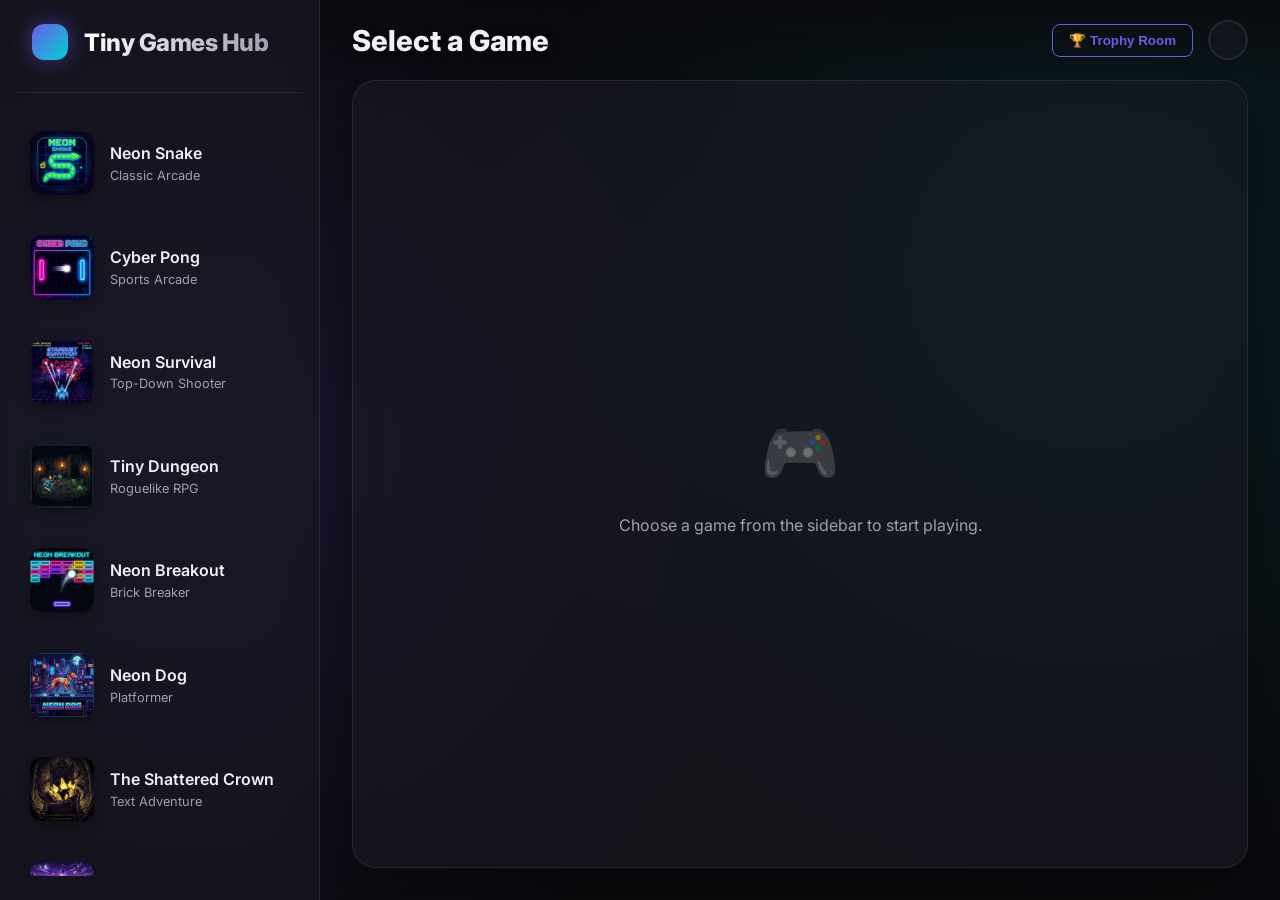
<file: index.html>
<!DOCTYPE html>
<html lang="en">

<head>
    <meta charset="UTF-8">
    <meta name="viewport" content="width=device-width, initial-scale=1.0">
    <title>Tiny Games Hub</title>
    <link rel="stylesheet" href="style.css">
    <link href="https://fonts.googleapis.com/css2?family=Inter:wght@400;600;800&display=swap" rel="stylesheet">
</head>

<body>
    <div class="app-container">
        <aside class="sidebar">
            <div class="logo">
                <div class="logo-icon"></div>
                <h1>Tiny Games Hub</h1>
            </div>
            <nav class="game-list" id="game-list">
                <!-- Game items will be injected here by JS -->
            </nav>
        </aside>

        <main class="main-content">
            <header class="top-bar">
                <h2 id="current-game-title">Select a Game</h2>
                <div class="user-profile">
                    <button id="leaderboard-btn" class="hs-btn">🏆 Trophy Room</button>
                    <div class="avatar"></div>
                </div>
            </header>

            <section class="game-container">
                <div class="game-wrapper" id="game-wrapper">
                    <!-- Default state before selecting a game -->
                    <div class="empty-state" id="empty-state">
                        <div class="empty-icon">🎮</div>
                        <p>Choose a game from the sidebar to start playing.</p>
                    </div>
                    <!-- Iframe will be injected here -->
                    <iframe id="game-frame" src="" frameborder="0" style="display: none;"></iframe>
                </div>
            </section>
        </main>
    </div>
    <!-- High Score Modal -->
    <div id="hs-modal" class="modal">
        <div class="modal-content">
            <span class="close-btn" id="close-modal">&times;</span>
            <h2 class="modal-title">Leaderboards</h2>
            <div class="tabs" id="hs-tabs"></div>
            <div class="tab-content" id="hs-content"></div>
        </div>
    </div>

    <script type="module" src="script.js"></script>
</body>

</html>
</file>
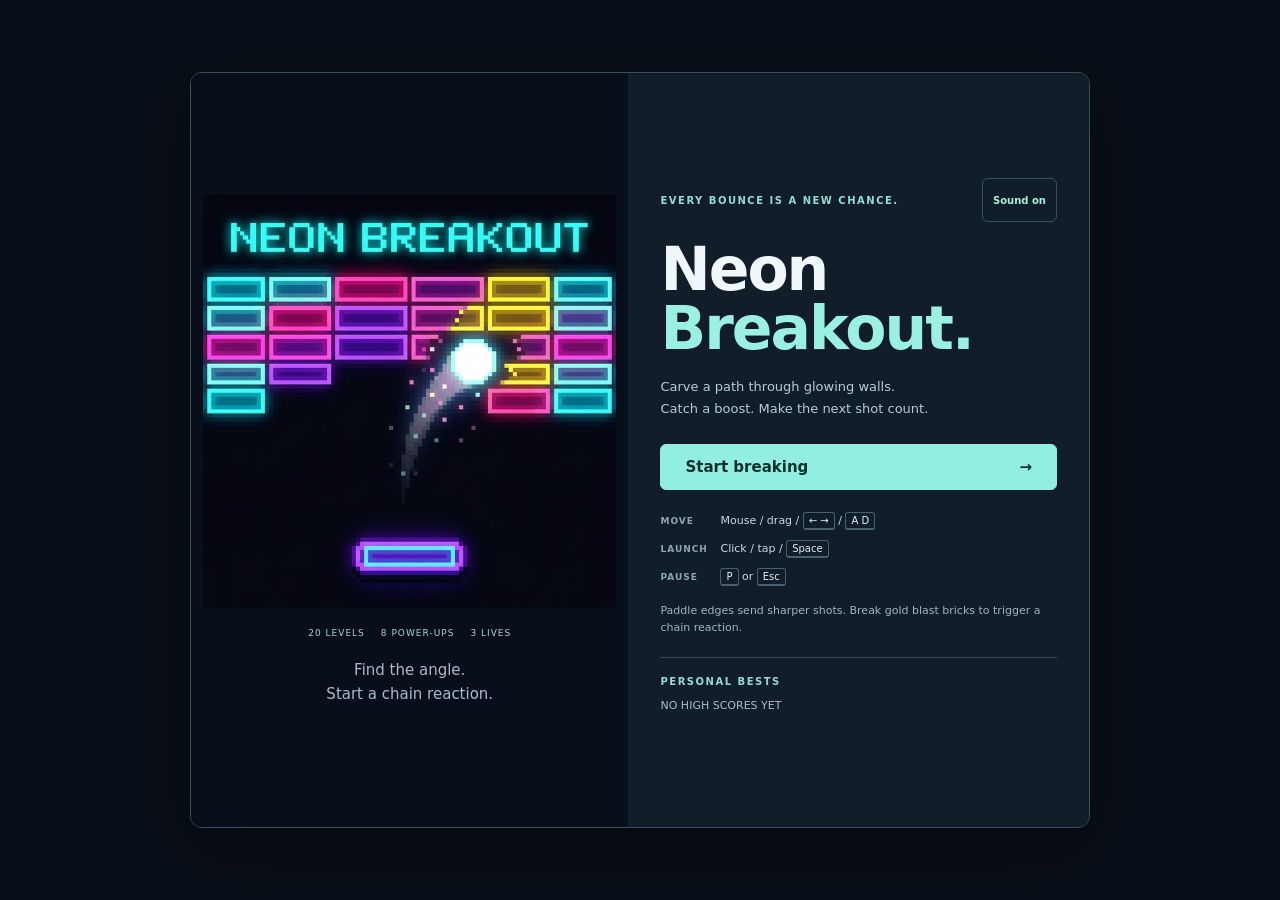
<file: games/breakout/index.html>
<!DOCTYPE html>
<html lang="en">

<head>
    <meta charset="UTF-8">
    <meta name="viewport" content="width=device-width, initial-scale=1.0">
    <title>Neon Breakout</title>
    <script>
        if (window.location.pathname.indexOf('.') === -1 && !window.location.pathname.endsWith('/')) {
            const base = document.createElement('base');
            base.href = window.location.pathname + '/';
            document.head.appendChild(base);
        }
    </script>
    <link rel="stylesheet" href="style.css">
</head>

<body>
    <div id="game-container" class="is-menu">
        <div id="hud">
            <div class="hud-group">
                <span class="hud-label">Score</span>
                <span class="hud-value" id="score-val">0</span>
            </div>
            <div class="hud-group">
                <span class="hud-label">Level</span>
                <span class="hud-value" id="level-val">1</span>
            </div>
            <div class="hud-group">
                <span class="hud-label">High Score</span>
                <span class="hud-value" id="highscore-val">0</span>
            </div>
            <div class="hud-group">
                <span class="hud-label">Lives</span>
                <div class="lives-display" id="lives-display">
                    <div class="life-ball" id="life-0"></div>
                    <div class="life-ball" id="life-1"></div>
                    <div class="life-ball" id="life-2"></div>
                </div>
            </div>
        </div>

        <canvas id="gameCanvas" width="800" height="560" tabindex="0" aria-label="Breakout arena. Arrows or A and D move; Space launches or fires; P pauses. Mouse and touch also control the paddle."></canvas>
        <div class="play-footer">
            <div><span id="bricks-val">30 bricks</span><span id="rally-val"></span></div>
            <div id="boost-status" role="status"></div>
            <div class="play-actions"><button id="launch-btn">Launch / Fire</button><button id="pause-btn">Pause</button><button data-sound-toggle aria-pressed="true">Sound on</button></div>
        </div>
        <p id="launch-hint">Aim with the paddle. Press Space, click, or tap to launch.</p>

        <!-- Start Screen -->
        <section class="overlay" id="start-screen" aria-labelledby="menu-title">
            <div class="menu-art" aria-hidden="true">
                <img src="../../assets/breakout_thumb.png" alt="" width="640" height="640">
                <div class="art-caption"><span>20 LEVELS</span><span>8 POWER-UPS</span><span>3 LIVES</span></div>
                <p>Find the angle.<br>Start a chain reaction.</p>
            </div>
            <div class="menu-content">
                <div class="menu-topline"><p class="eyebrow">EVERY BOUNCE IS A NEW CHANCE.</p><button data-sound-toggle aria-pressed="true">Sound on</button></div>
                <h1 id="menu-title">Neon<br><span>Breakout.</span></h1>
                <p class="menu-description">Carve a path through glowing walls.<br>Catch a boost. Make the next shot count.</p>
                <button class="btn btn-primary start-button" onclick="window.startGame()">Start breaking <span aria-hidden="true">→</span></button>
                <dl class="controls-grid">
                    <div><dt>MOVE</dt><dd>Mouse / drag / <kbd>← →</kbd> / <kbd>A D</kbd></dd></div>
                    <div><dt>LAUNCH</dt><dd>Click / tap / <kbd>Space</kbd></dd></div>
                    <div><dt>PAUSE</dt><dd><kbd>P</kbd> or <kbd>Esc</kbd></dd></div>
                </dl>
                <p class="aim-tip">Paddle edges send sharper shots. Break gold blast bricks to trigger a chain reaction.</p>
                <section class="menu-records" aria-labelledby="records-title">
                    <h2 class="eyebrow" id="records-title">PERSONAL BESTS</h2>
                    <div id="start-leaderboard"></div>
                </section>
            </div>
        </section>

        <!-- Level Clear Screen -->
        <div class="overlay hidden" id="level-clear-screen">
            <div class="level-clear-title">LEVEL CLEAR!</div>
            <div class="level-info" id="level-clear-info">PREPARE FOR LEVEL 2</div>
            <div class="final-score">SCORE: <span id="clear-score-val">0</span></div>
            <button class="btn btn-primary" onclick="window.nextLevel()">NEXT LEVEL →</button>
        </div>

        <!-- Game Over Screen -->
        <div class="overlay hidden" id="gameover-screen">
            <div class="gameover-title">GAME OVER</div>
            <div class="final-score">SCORE: <span id="go-score-val">0</span></div>
            <div class="final-score">LEVEL REACHED: <span id="go-level-val">1</span></div>
            
            <div id="go-leaderboard" style="margin-bottom: 20px; width: 300px; display: none;"></div>
            
            <div id="go-hs-input" style="display:none; flex-direction: column; align-items: center; margin-bottom: 20px;">
                <h3 style="color:#00d2d3; margin-bottom: 10px; text-shadow: 0 0 10px rgba(0, 210, 211, 0.5);">NEW HIGH SCORE!</h3>
                <p style="margin-bottom: 15px; font-weight: bold; font-family: Inter, sans-serif;">PLEASE ENTER YOUR INITIALS:</p>
                <div style="display: flex; gap: 10px; margin-bottom: 20px;">
                    <input type="text" id="go-hs-initials" aria-label="Your initials" maxlength="3" autocomplete="off" style="font-size: 24px; text-align: center; width: 80px; text-transform: uppercase; background: #000; color: #00d2d3; border: 2px solid #00d2d3; border-radius: 4px; padding: 5px; outline: none; font-family: 'Orbitron', monospace;">
                    <button class="btn btn-primary" id="go-hs-submit">SUBMIT</button>
                </div>
                <button class="btn btn-secondary" id="go-hs-skip">Skip saving</button>
            </div>

            <div id="go-buttons" style="display:flex; flex-direction: column; align-items: center;">
                <button class="btn btn-primary" onclick="window.restartGame()" style="margin-top:10px;">PLAY AGAIN</button>
                <button class="btn btn-secondary" onclick="window.showStartScreen()">MAIN MENU</button>
            </div>
        </div>

        <!-- Victory Screen -->
        <div class="overlay hidden" id="victory-screen">
            <div class="win-title">YOU WIN!</div>
            <div class="level-info">ALL 20 LEVELS CLEARED!</div>
            <div class="final-score">FINAL SCORE: <span id="win-score-val">0</span></div>
            
            <div id="win-leaderboard" style="margin-bottom: 20px; width: 300px; display: none;"></div>
            
            <div id="win-hs-input" style="display:none; flex-direction: column; align-items: center; margin-bottom: 20px;">
                <h3 style="color:#00d2d3; margin-bottom: 10px; text-shadow: 0 0 10px rgba(0, 210, 211, 0.5);">NEW HIGH SCORE!</h3>
                <p style="margin-bottom: 15px; font-weight: bold; font-family: Inter, sans-serif;">PLEASE ENTER YOUR INITIALS:</p>
                <div style="display: flex; gap: 10px; margin-bottom: 20px;">
                    <input type="text" id="win-hs-initials" aria-label="Your initials" maxlength="3" autocomplete="off" style="font-size: 24px; text-align: center; width: 80px; text-transform: uppercase; background: #000; color: #00d2d3; border: 2px solid #00d2d3; border-radius: 4px; padding: 5px; outline: none; font-family: 'Orbitron', monospace;">
                    <button class="btn btn-primary" id="win-hs-submit">SUBMIT</button>
                </div>
                <button class="btn btn-secondary" id="win-hs-skip">Skip saving</button>
            </div>

            <div id="win-buttons" style="display:flex; flex-direction: column; align-items: center;">
                <button class="btn btn-primary" onclick="window.restartGame()" style="margin-top:10px;">PLAY AGAIN</button>
                <button class="btn btn-secondary" onclick="window.showStartScreen()">MAIN MENU</button>
            </div>
        </div>

        <!-- Pause Screen -->
        <div class="overlay hidden" id="pause-screen" role="dialog" aria-modal="true" aria-label="Game paused">
            <div class="eyebrow">TAKE A BREATHER</div><h2 class="level-clear-title">Paused.</h2><p class="level-info">Your ball and power-up timers are on hold.</p>
            <button class="btn btn-primary" onclick="window.togglePause()">RESUME</button>
            <button class="btn btn-secondary" onclick="window.showStartScreen()">QUIT</button>
        </div>

        <!-- Powerup Toast -->
        <div class="powerup-toast" id="powerup-toast" role="status"></div>
    </div>

    <script type="module">
        const script = document.createElement('script');
        script.type = 'module';
        script.src = 'game.js?v=' + new Date().getTime();
        document.body.appendChild(script);
    </script>
</body>

</html>
</file>
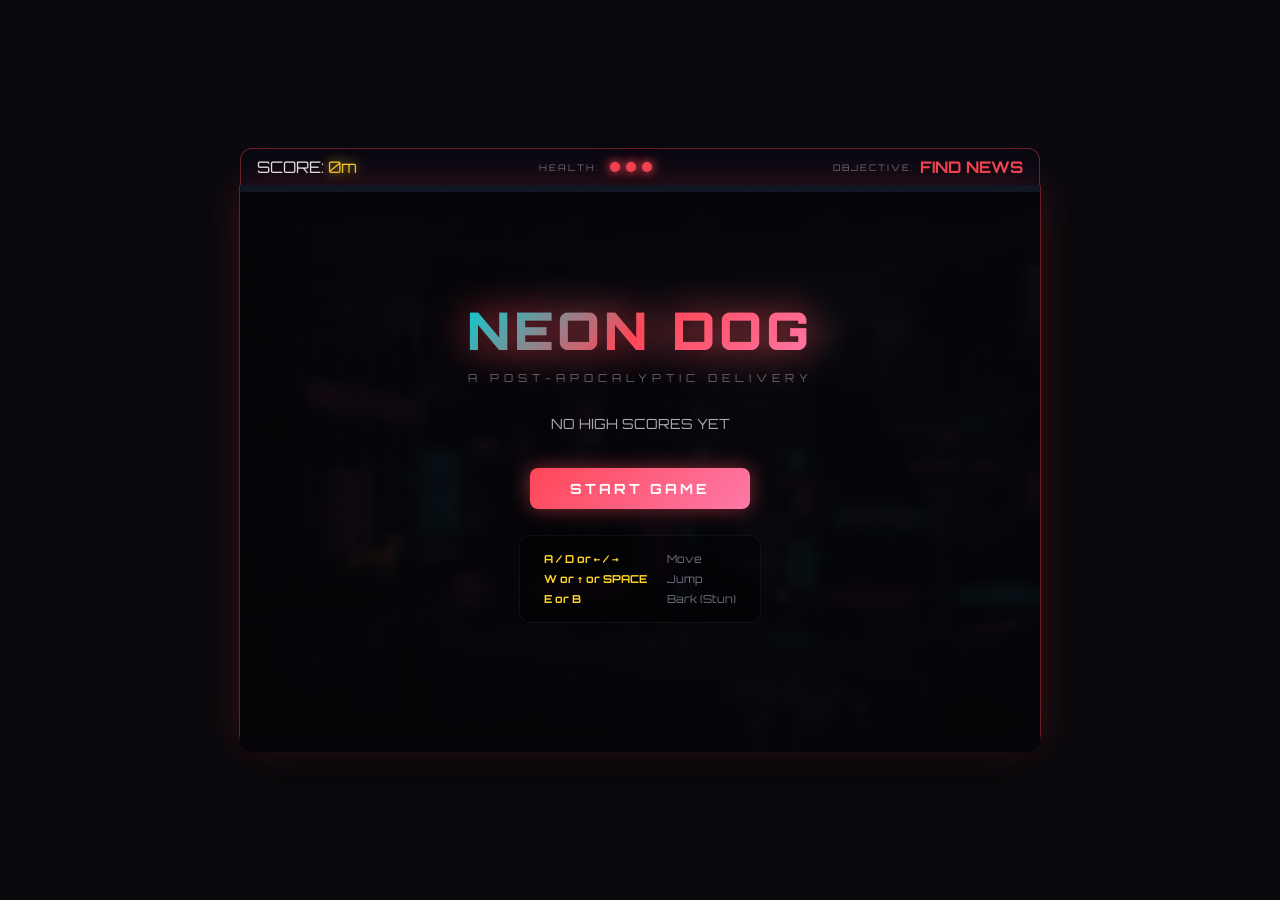
<file: games/neondog/index.html>
<!DOCTYPE html>
<html lang="en">

<head>
    <meta charset="UTF-8">
    <meta name="viewport" content="width=device-width, initial-scale=1.0">
    <title>Neon Dog Platformer</title>
    <script>
        if (window.location.pathname.indexOf('.') === -1 && !window.location.pathname.endsWith('/')) {
            const base = document.createElement('base');
            base.href = window.location.pathname + '/';
            document.head.appendChild(base);
        }
    </script>
    <link rel="stylesheet" href="style.css">
    <link href="https://fonts.googleapis.com/css2?family=Orbitron:wght@400;700;900&display=swap" rel="stylesheet">
</head>

<body>
    <div id="game-container">
        <div id="hud">
            <div id="score">SCORE: <span id="score-val">0m</span></div>
            <div id="health" style="display: flex; align-items: center; gap: 10px;">
                <span class="hud-label">HEALTH:</span>
                <div class="lives-display">
                    <div class="life-ball" id="life-0"></div>
                    <div class="life-ball" id="life-1"></div>
                    <div class="life-ball" id="life-2"></div>
                </div>
            </div>
            <div id="news-hud" style="display: flex; align-items: center; gap: 5px;">
                <span class="hud-label">OBJECTIVE:</span> <span id="news-status"
                    style="color: #ff4757; font-weight: 700;">FIND NEWS</span>
            </div>
        </div>

        <canvas id="gameCanvas" width="800" height="560"></canvas>

        <!-- Start Screen -->
        <div class="overlay" id="start-screen">
            <div class="game-title"
                style="font-size: 52px; font-weight: 900; letter-spacing: 4px; background: linear-gradient(135deg, #00d2d3, #ff4757, #fd79a8); background-clip: text; -webkit-background-clip: text; -webkit-text-fill-color: transparent; filter: drop-shadow(0 0 20px rgba(255, 71, 87, 0.8)); margin-bottom: 8px;">
                NEON DOG</div>
            <div class="subtitle"
                style="font-size: 11px; letter-spacing: 5px; color: rgba(160, 160, 180, 0.6); margin-bottom: 20px; text-transform: uppercase;">
                A Post-Apocalyptic Delivery</div>
            <div id="start-leaderboard" style="margin-bottom: 20px; width: 300px;"></div>
            <button class="btn btn-primary" onclick="window.startGame()">START GAME</button>
            <div class="controls-grid">
                <span class="ctrl-key">A / D or ← / →</span><span>Move</span>
                <span class="ctrl-key">W or ↑ or SPACE</span><span>Jump</span>
                <span class="ctrl-key">E or B</span><span>Bark (Stun)</span>
            </div>
        </div>

        <!-- Game Over Screen -->
        <div class="overlay hidden" id="gameover-screen">
            <div class="gameover-title"
                style="font-size: 52px; font-weight: 900; letter-spacing: 4px; color: #ff4757; text-shadow: 0 0 30px rgba(255, 71, 87, 0.8); margin-bottom: 10px;">
                WASTED</div>
            <div class="final-score"
                style="font-size: 16px; color: rgba(160, 160, 180, 0.8); letter-spacing: 2px; margin-bottom: 10px;">
                DISTANCE: <span id="go-score-val" style="color: #ffd32a;">0</span>m</div>
                
            <div id="go-leaderboard" style="margin-bottom: 20px; width: 300px; display: none;"></div>
            
            <div id="go-hs-input" style="display:none; flex-direction: column; align-items: center; margin-bottom: 20px;">
                <h3 style="color:#00d2d3; margin-bottom: 10px; text-shadow: 0 0 10px rgba(0, 210, 211, 0.5); font-family: Orbitron, sans-serif;">NEW HIGH SCORE!</h3>
                <p style="margin-bottom: 15px; font-weight: bold; color: #fff;">PLEASE ENTER YOUR INITIALS:</p>
                <div style="display: flex; gap: 10px; margin-bottom: 20px;">
                    <input type="text" id="go-hs-initials" maxlength="3" autocomplete="off" style="font-size: 24px; text-align: center; width: 80px; text-transform: uppercase; background: #000; color: #00d2d3; border: 2px solid #00d2d3; border-radius: 4px; padding: 5px; outline: none; font-family: Orbitron;">
                    <button class="btn btn-primary" id="go-hs-submit">SUBMIT</button>
                </div>
            </div>

            <div id="go-buttons" style="display: flex; flex-direction: column; gap: 10px;">
                <button class="btn btn-primary" onclick="window.restartGame()">TRY AGAIN</button>
                <button class="btn btn-secondary" onclick="window.showMenu()">MAIN MENU</button>
            </div>
        </div>

        <!-- Victory Screen -->
        <div class="overlay hidden" id="victory-screen">
            <div class="win-title"
                style="font-size: 44px; font-weight: 900; letter-spacing: 4px; margin-bottom: 10px; background: linear-gradient(135deg, #ffd32a, #fd79a8, #00d2d3); background-clip: text; -webkit-background-clip: text; -webkit-text-fill-color: transparent; filter: drop-shadow(0 0 20px rgba(255, 211, 42, 0.8));">
                DELIVERED!</div>
            <div class="level-info"
                style="font-size: 13px; color: rgba(160, 160, 180, 0.7); letter-spacing: 3px; margin-bottom: 10px;">GOOD
                BOY HERMES! KOSTAS IS HAPPY.</div>
            <div class="final-score"
                style="font-size: 16px; color: rgba(160, 160, 180, 0.8); letter-spacing: 2px; margin-bottom: 10px;">
                SCORE: <span id="win-score-val" style="color: #ffd32a;">0</span></div>
                
            <div id="win-leaderboard" style="margin-bottom: 20px; width: 300px; display: none;"></div>
            
            <div id="win-hs-input" style="display:none; flex-direction: column; align-items: center; margin-bottom: 20px;">
                <h3 style="color:#00d2d3; margin-bottom: 10px; text-shadow: 0 0 10px rgba(0, 210, 211, 0.5); font-family: Orbitron, sans-serif;">NEW HIGH SCORE!</h3>
                <p style="margin-bottom: 15px; font-weight: bold; color: #fff;">PLEASE ENTER YOUR INITIALS:</p>
                <div style="display: flex; gap: 10px; margin-bottom: 20px;">
                    <input type="text" id="win-hs-initials" maxlength="3" autocomplete="off" style="font-size: 24px; text-align: center; width: 80px; text-transform: uppercase; background: #000; color: #00d2d3; border: 2px solid #00d2d3; border-radius: 4px; padding: 5px; outline: none; font-family: Orbitron;">
                    <button class="btn btn-primary" id="win-hs-submit">SUBMIT</button>
                </div>
            </div>

            <div id="win-buttons" style="display: flex; flex-direction: column; gap: 10px;">
                <button class="btn btn-primary" onclick="window.restartGame()">PLAY AGAIN</button>
                <button class="btn btn-secondary" onclick="window.showMenu()">MAIN MENU</button>
            </div>
        </div>

    </div>

    <!-- Hidden Images for Canvas -->
    <div style="display: none;">
        <img id="bgImg" src="assets/bg.png">
        <img id="dogSprite" src="assets/dog_spritesheet.png">
        <img id="droneImg" src="assets/drone.png">
        <img id="newsImg" src="assets/newspaper.png">
        <img id="hoboImg" src="assets/hobo.png">
        <img id="pipesImg" src="assets/pipes.png">
        <img id="tilesImg" src="assets/tileset.png">
    </div>

    <script type="module">
        const script = document.createElement('script');
        script.type = 'module';
        script.src = 'game.js?v=' + new Date().getTime();
        document.body.appendChild(script);
    </script>
</body>

</html>
</file>
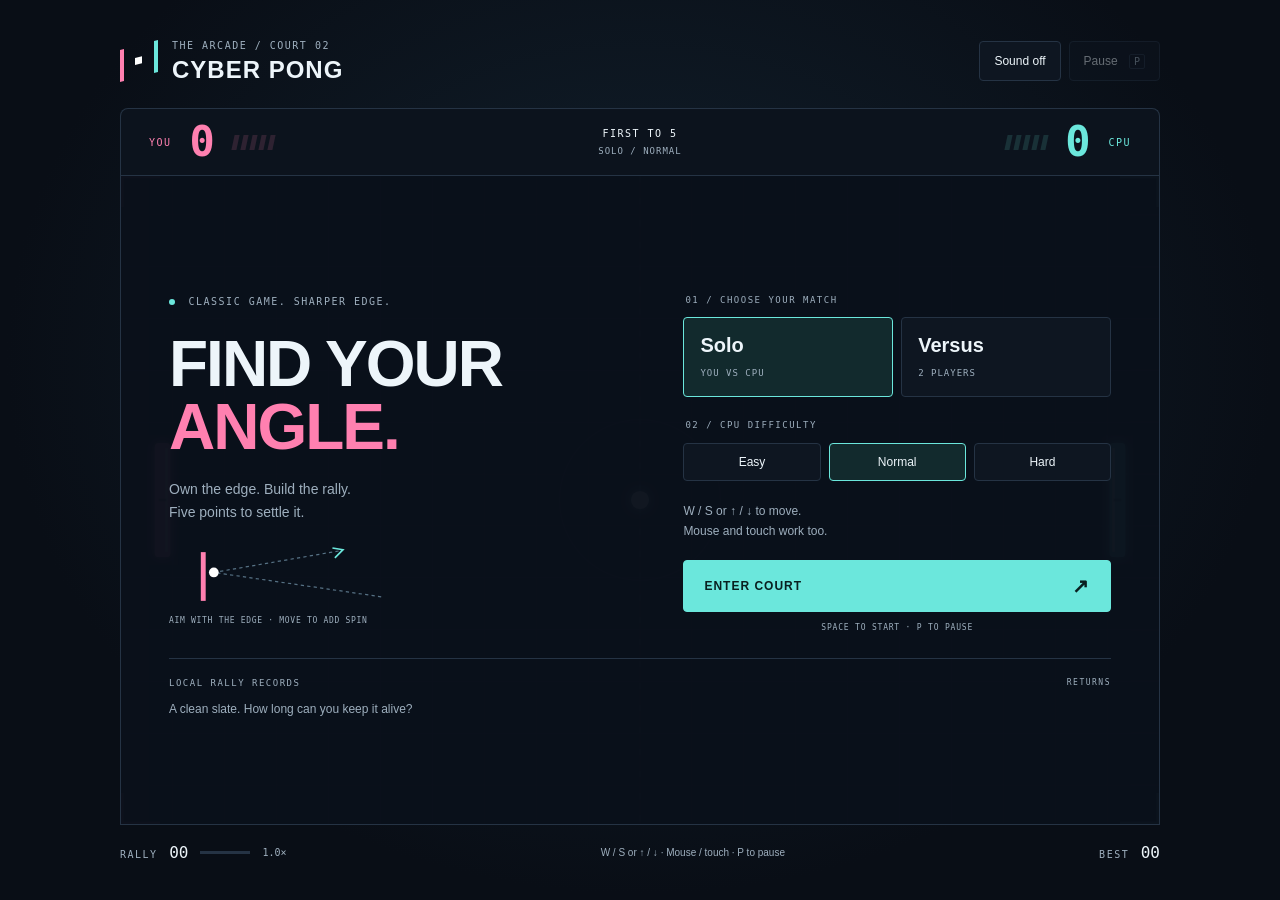
<file: games/pong/index.html>
<!DOCTYPE html>
<html lang="en">
<head>
    <meta charset="UTF-8">
    <meta name="viewport" content="width=device-width, initial-scale=1.0">
    <meta name="theme-color" content="#090e16">
    <title>Cyber Pong</title>
    <link rel="icon" href="data:,">
    <script>
        if (!window.location.pathname.includes('.') && !window.location.pathname.endsWith('/')) {
            const base = document.createElement('base');
            base.href = window.location.pathname + '/';
            document.head.appendChild(base);
        }
    </script>
    <link rel="stylesheet" href="style.css?v=court-2">
</head>
<body>
    <main id="game-container" data-phase="menu">
        <header class="masthead">
            <div class="brand"><span class="brand-mark" aria-hidden="true"><i></i></span><div><p class="eyebrow">THE ARCADE / COURT 02</p><h1>CYBER PONG</h1></div></div>
            <div class="toolbar">
                <button id="sound-btn" class="quiet" aria-pressed="false">Sound off</button>
                <button id="pause-btn" class="quiet" disabled>Pause <kbd>P</kbd></button>
            </div>
        </header>

        <section class="scoreboard" aria-label="Match score">
            <div class="player pink"><span id="label-p1">YOU</span><strong id="score-p1">0</strong><div class="score-pips" id="pips-p1" aria-hidden="true"></div></div>
            <div class="match-info"><span class="eyebrow">FIRST TO 5</span><span id="match-mode">SOLO / NORMAL</span></div>
            <div class="player cyan"><div class="score-pips" id="pips-p2" aria-hidden="true"></div><strong id="score-p2">0</strong><span id="label-p2">CPU</span></div>
        </section>

        <div class="court">
            <canvas id="gameCanvas" width="800" height="500" tabindex="-1" aria-label="Cyber Pong court" aria-describedby="controls-hint">Use W and S or the arrow keys to move your paddle. First to five points wins.</canvas>
            <div id="serve-notice" class="serve-notice" hidden><span id="serve-label">GET READY</span><strong id="serve-count">2</strong><span id="serve-direction">SERVING RIGHT →</span></div>

            <section id="start-screen" class="overlay menu" aria-labelledby="menu-title">
                <div class="menu-intro">
                    <p class="eyebrow"><span class="status-dot"></span> CLASSIC GAME. SHARPER EDGE.</p>
                    <h2 id="menu-title">FIND YOUR<br><em>ANGLE.</em></h2>
                    <p class="intro-copy">Own the edge. Build the rally.<br>Five points to settle it.</p>
                    <div class="shot-diagram" aria-hidden="true"><svg viewBox="0 0 280 80"><path d="M16 70V10" class="diagram-paddle"/><path d="M235 65L29 35 186 8" class="diagram-path"/><circle cx="29" cy="35" r="6"/><path d="m175 5 13 2-10 10" class="diagram-arrow"/></svg><span>AIM WITH THE EDGE · MOVE TO ADD SPIN</span></div>
                </div>
                <div class="match-setup">
                    <fieldset><legend>01 / CHOOSE YOUR MATCH</legend><div class="mode-options">
                        <label><input type="radio" name="mode" value="solo" checked><span><strong>Solo</strong><small>YOU VS CPU</small></span></label>
                        <label><input type="radio" name="mode" value="versus"><span><strong>Versus</strong><small>2 PLAYERS</small></span></label>
                    </div></fieldset>
                    <fieldset id="difficulty-field"><legend>02 / CPU DIFFICULTY</legend><div class="difficulty-options">
                        <label><input type="radio" name="difficulty" value="easy"><span>Easy</span></label>
                        <label><input type="radio" name="difficulty" value="normal" checked><span>Normal</span></label>
                        <label><input type="radio" name="difficulty" value="hard"><span>Hard</span></label>
                    </div></fieldset>
                    <p id="setup-hint" class="setup-hint">W / S or ↑ / ↓ to move.<br>Mouse and touch work too.</p>
                    <button id="start-btn" class="primary">ENTER COURT <span aria-hidden="true">↗</span></button>
                    <p class="shortcut">SPACE TO START · P TO PAUSE</p>
                </div>
                <div class="records"><p class="eyebrow">LOCAL RALLY RECORDS <span>RETURNS</span></p><ol id="start-leaderboard"></ol></div>
            </section>

            <section id="pause-screen" class="overlay centered" role="dialog" aria-modal="true" aria-labelledby="pause-title" hidden>
                <p class="eyebrow">TAKE A BREATHER</p><h2 id="pause-title">MATCH PAUSED</h2><p id="pause-reason">Your rally will be right here.</p>
                <button id="resume-btn" class="primary">RESUME MATCH <span aria-hidden="true">↗</span></button>
                <button id="pause-menu-btn" class="quiet">End match & return to menu</button>
            </section>

            <section id="game-over" class="overlay centered" role="dialog" aria-modal="true" aria-labelledby="winner-text" hidden>
                <p class="eyebrow">MATCH COMPLETE</p><h2 id="winner-text">YOU WIN</h2>
                <div class="result-stats"><div><strong id="final-score">5 — 0</strong><span>FINAL SCORE</span></div><div><strong id="rally-text">0</strong><span>LONGEST RALLY</span></div></div>
                <form id="record-form" hidden><label for="hs-initials">A rally worth remembering. Add your initials.</label><div class="record-input"><input id="hs-initials" name="initials" maxlength="3" pattern="[A-Za-z0-9]{1,3}" required autocomplete="off" aria-label="One to three letters or numbers" placeholder="AAA"><button type="submit" class="quiet">Save record</button></div></form>
                <p id="record-status" role="status"></p>
                <div class="result-actions"><button id="rematch-btn" class="primary">PLAY AGAIN <span aria-hidden="true">↗</span></button><button id="main-menu-btn" class="quiet">Main menu</button></div>
            </section>
        </div>

        <footer class="match-footer">
            <div class="rally-meter"><span class="eyebrow">RALLY <strong id="rally-count">00</strong></span><span class="speed-track" aria-hidden="true"><i id="speed-fill"></i></span><span id="speed-label">1.0×</span></div>
            <p id="controls-hint">W / S or ↑ / ↓ · Mouse / touch · P to pause</p>
            <span class="best-label">BEST <strong id="best-rally">00</strong></span>
        </footer>
        <p id="announcer" class="sr-only" role="status" aria-live="polite" aria-atomic="true"></p>
    </main>
    <script type="module" src="game.js?v=court-2"></script>
</body>
</html>
</file>
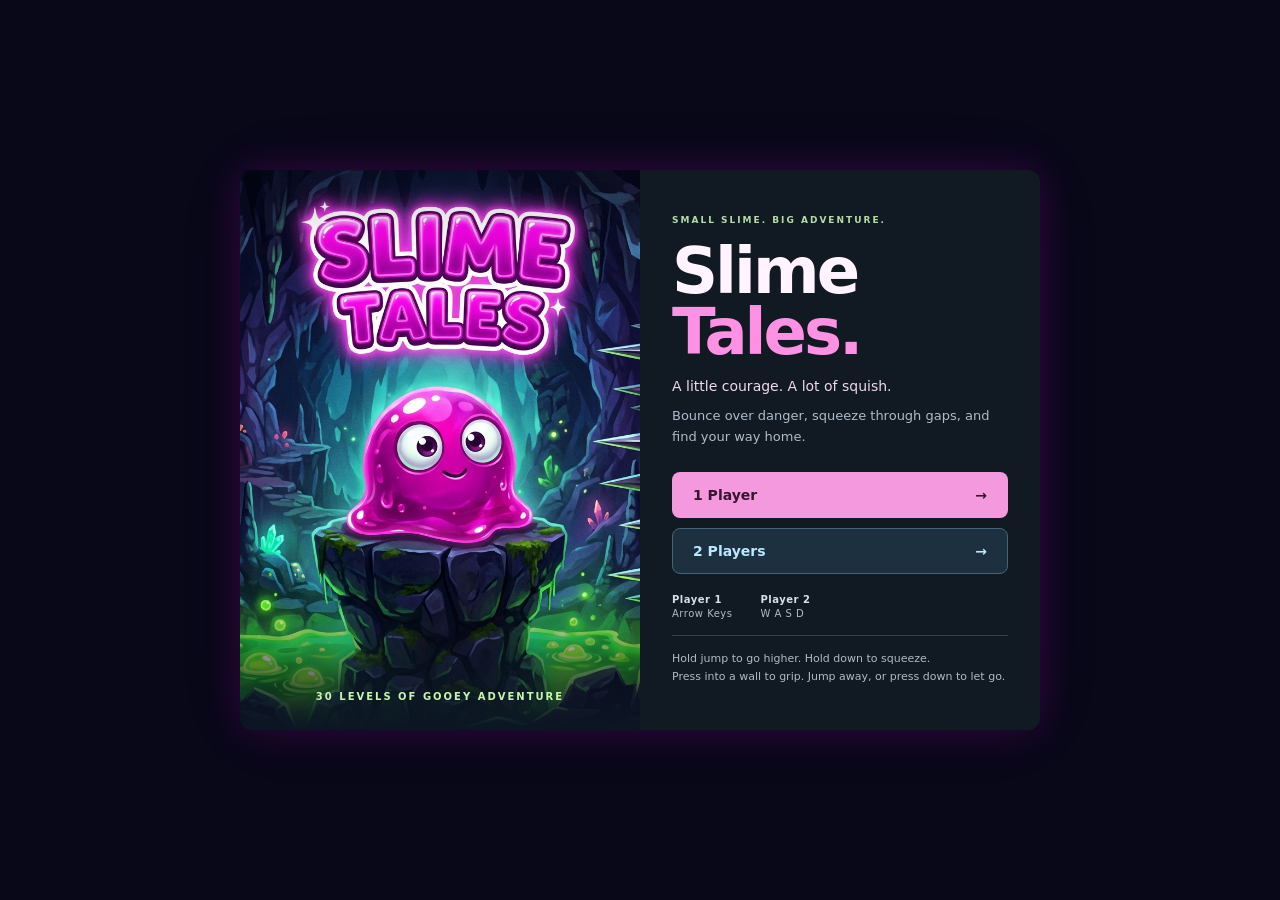
<file: games/slimetales/index.html>
<!DOCTYPE html>
<html lang="en">

<head>
    <meta charset="UTF-8">
    <meta name="viewport" content="width=device-width, initial-scale=1.0">
    <title>Slime Tales</title>
    <meta name="description" content="Slime Tales - A gooey platformer adventure with cute slime characters, hazards, and 30 levels of fun!">
    <script>
        if (window.location.pathname.indexOf('.') === -1 && !window.location.pathname.endsWith('/')) {
            const base = document.createElement('base');
            base.href = window.location.pathname + '/';
            document.head.appendChild(base);
        }
    </script>
    <link rel="stylesheet" href="style.css?v=illustrated-menu-1">
</head>

<body>
    <div id="game-container">
        <canvas id="gameCanvas" width="800" height="560"></canvas>

        <!-- ═══ Menu Overlay ═══ -->
        <div class="overlay" id="menu-overlay" aria-labelledby="menu-title">
            <div class="menu-art" aria-hidden="true">
                <img src="../../assets/slimetales_thumb.png" alt="" width="1024" height="1024">
                <span class="adventure-badge">30 LEVELS OF GOOEY ADVENTURE</span>
            </div>
            <div class="menu-content">
                <p class="menu-eyebrow">SMALL SLIME. BIG ADVENTURE.</p>
                <h1 class="game-title" id="menu-title">Slime<br><span>Tales.</span></h1>
                <p class="game-subtitle">A little courage. A lot of squish.</p>
                <p class="menu-description">Bounce over danger, squeeze through gaps, and find your way home.</p>
                <div class="menu-buttons">
                    <button class="btn btn-primary" id="btn-1p" onclick="window.selectPlayers(1)"><span>1 Player</span><span aria-hidden="true">→</span></button>
                    <button class="btn btn-blue" id="btn-2p" onclick="window.selectPlayers(2)"><span>2 Players</span><span aria-hidden="true">→</span></button>
                </div>
                <div class="controls-info">
                    <div class="ctrl-group">
                        <div class="ctrl-label">Player 1</div>
                        <div class="ctrl-keys">Arrow Keys</div>
                    </div>
                    <div class="ctrl-group">
                        <div class="ctrl-label">Player 2</div>
                        <div class="ctrl-keys">W A S D</div>
                    </div>
                </div>
                <p class="physics-tip">Hold jump to go higher. Hold down to squeeze.<br>Press into a wall to grip. Jump away, or press down to let go.</p>
            </div>
        </div>

        <!-- ═══ Level Select Overlay ═══ -->
        <div class="overlay hidden" id="level-select-overlay">
            <div class="level-select-title">SELECT LEVEL</div>
            <div id="level-grid"></div>
            <button class="btn btn-secondary" onclick="window.goToMenu()">← Back</button>
        </div>

        <!-- ═══ Game Over Overlay ═══ -->
        <div class="overlay gameover-overlay hidden" id="game-over-overlay">
            <div class="gameover-title">POP!</div>
            <div class="gameover-subtitle">Your slime has popped...</div>
            <div class="gameover-buttons">
                <button class="btn btn-primary" onclick="window.restartLevel()">Try Again</button>
                <button class="btn btn-secondary" onclick="window.goToLevelSelect()">Level Select</button>
            </div>
        </div>

        <!-- ═══ Level Complete Overlay ═══ -->
        <div class="overlay complete-overlay hidden" id="level-complete-overlay">
            <div class="sparkle-container" id="sparkles"></div>
            <div class="complete-title">LEVEL COMPLETE!</div>
            <div class="complete-subtitle">Well done, slimy friend!</div>
            <div class="complete-buttons">
                <button class="btn btn-primary" onclick="window.nextLevel()">Next Level →</button>
                <button class="btn btn-secondary" onclick="window.goToLevelSelect()">Level Select</button>
            </div>
        </div>

        <!-- ═══ Pause Hint ═══ -->
        <div id="pause-hint" class="hidden">← → MOVE · ↑ JUMP · ↓ SQUEEZE / LET GO · PRESS INTO A WALL TO GRIP</div>
    </div>

    <script type="module">
        const script = document.createElement('script');
        script.type = 'module';
        script.src = 'game.js?v=' + new Date().getTime();
        document.body.appendChild(script);
    </script>
</body>

</html>
</file>
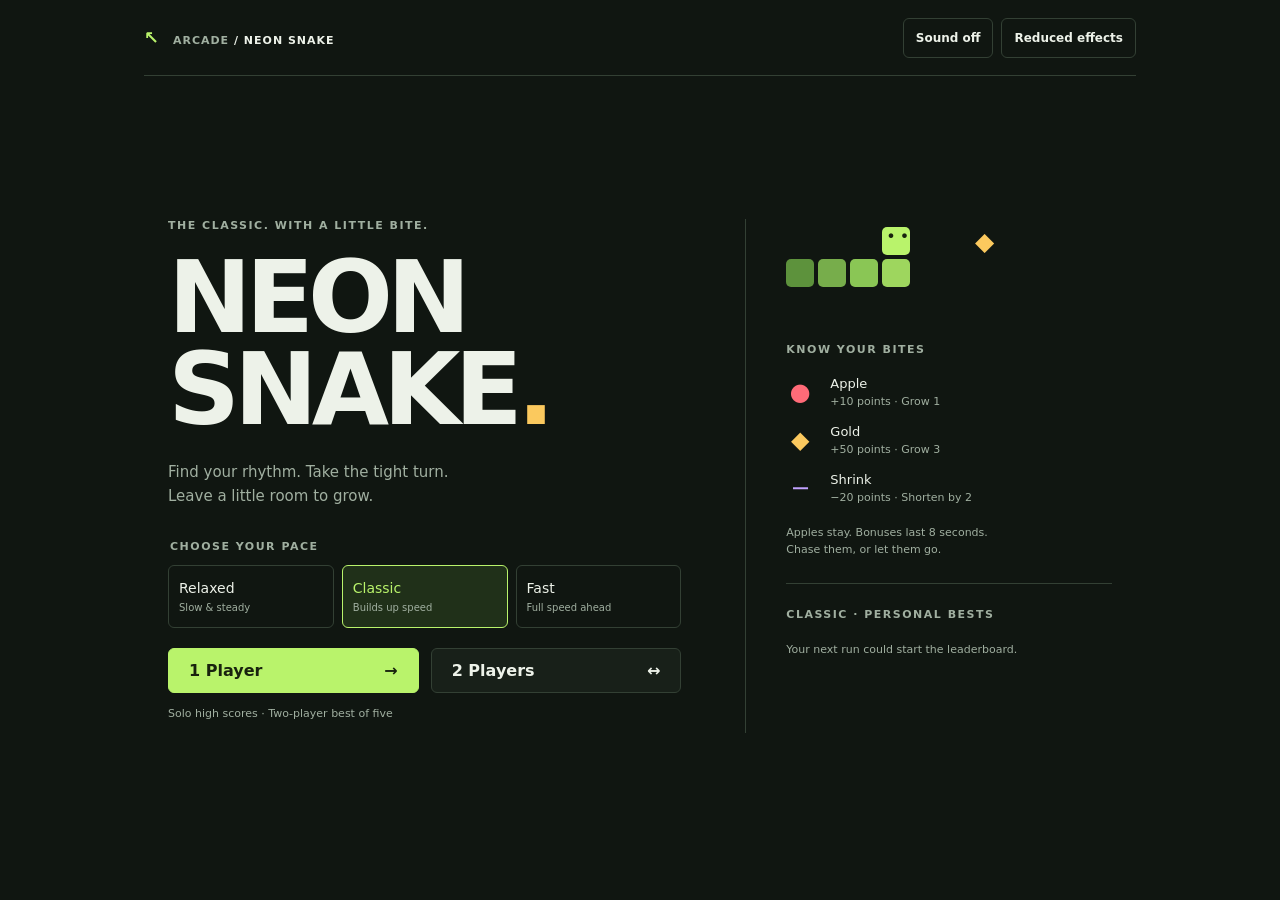
<file: games/snake/index.html>
<!DOCTYPE html>
<html lang="en">
<head>
    <meta charset="UTF-8">
    <meta name="viewport" content="width=device-width, initial-scale=1, viewport-fit=cover">
    <meta name="theme-color" content="#101611">
    <title>Neon Snake</title>
    <script>
        if (!location.pathname.includes('.') && !location.pathname.endsWith('/')) {
            const base = document.createElement('base');
            base.href = location.pathname + '/';
            document.head.appendChild(base);
        }
    </script>
    <link rel="stylesheet" href="style.css">
</head>
<body>
    <main id="app">
        <header class="topbar">
            <a class="wordmark" href="../../index.html" target="_top" aria-label="Back to Arcade Hub"><span aria-hidden="true">↖</span> ARCADE <span class="wordmark-game">/ NEON SNAKE</span></a>
            <div class="settings">
                <button id="sound-btn" class="utility" aria-pressed="false">Sound off</button>
                <button id="effects-btn" class="utility" aria-pressed="false">Reduced effects</button>
            </div>
        </header>
        <section id="start-screen" class="menu-screen" aria-labelledby="menu-title">
            <div class="menu-main">
                <p class="eyebrow">THE CLASSIC. WITH A LITTLE BITE.</p>
                <h1 id="menu-title">NEON<br><span>SNAKE</span><span class="title-dot" aria-hidden="true">.</span></h1>
                <p class="intro">Find your rhythm. Take the tight turn.<br>Leave a little room to grow.</p>
                <fieldset id="difficulty-options">
                    <legend>CHOOSE YOUR PACE</legend>
                    <div class="difficulty-options">
                        <label><input type="radio" name="difficulty" value="relaxed"><span>Relaxed<small>Slow & steady</small></span></label>
                        <label><input type="radio" name="difficulty" value="classic" checked><span>Classic<small>Builds up speed</small></span></label>
                        <label><input type="radio" name="difficulty" value="fast"><span>Fast<small>Full speed ahead</small></span></label>
                    </div>
                </fieldset>
                <div class="play-actions">
                    <button id="solo-btn" class="primary">1 Player <span aria-hidden="true">→</span></button>
                    <button id="duel-btn">2 Players <span aria-hidden="true">↔</span></button>
                </div>
                <p class="hint">Solo high scores · Two-player best of five</p>
                <p class="hint touch-hint">Swipe or use the direction pad. Two players need a keyboard.</p>
            </div>
            <aside class="menu-side">
                <div class="snake-mark" aria-hidden="true"><i></i><i></i><i></i><i></i><i class="snake-head">••</i><b>◆</b></div>
                <section class="food-guide" aria-labelledby="food-title">
                    <h2 id="food-title">KNOW YOUR BITES</h2>
                    <div><span class="food-symbol apple">●</span><p>Apple <small>+10 points · Grow 1</small></p></div>
                    <div><span class="food-symbol golden">◆</span><p>Gold <small>+50 points · Grow 3</small></p></div>
                    <div><span class="food-symbol shrink">−</span><p>Shrink <small>−20 points · Shorten by 2</small></p></div>
                    <p class="hint">Apples stay. Bonuses last 8 seconds.<br>Chase them, or let them go.</p>
                </section>
                <section class="leaderboard" aria-labelledby="leaderboard-title">
                    <h2 id="leaderboard-title">CLASSIC · PERSONAL BESTS</h2>
                    <div id="start-leaderboard"></div>
                    <details id="legacy-scores" hidden><summary>Previous version scores</summary><div id="legacy-leaderboard"></div></details>
                </section>
            </aside>
        </section>
        <section id="play-screen" hidden aria-label="Snake game">
            <div class="hud">
                <div class="player-score p1"><span id="p1-label">SCORE</span><strong id="score-p1-val">0</strong><small id="wins-p1"></small></div>
                <div class="round-info"><span id="mode-label">CLASSIC</span><strong id="round-label">LEVEL 1</strong><small id="speed-label">9.1 moves / sec</small></div>
                <div class="player-score p2" id="ui-p2" hidden><span>P2 · ARROWS</span><strong id="score-p2-val">0</strong><small id="wins-p2"></small></div>
                <button id="pause-btn" class="utility">Pause <span class="keyboard-hint">[Space]</span></button>
            </div>
            <div id="board">
                <canvas id="gameCanvas" width="800" height="600" tabindex="0" aria-label="Snake board. Arrow keys or WASD steer. Space pauses."></canvas>
                <div id="countdown" class="overlay countdown" hidden><p id="countdown-caption">READY?</p><strong id="countdown-number">3</strong><p id="countdown-controls">Arrows or WASD to steer</p></div>
                <div id="pause-screen" class="overlay" hidden role="dialog" aria-modal="true" aria-labelledby="pause-title">
                    <p class="eyebrow">TAKE A BREATHER</p><h2 id="pause-title">Paused</h2>
                    <p id="pause-reason">Your snake and bonus timers are on hold.</p>
                    <div class="dialog-actions"><button id="resume-btn" class="primary">Resume</button><button id="pause-menu-btn">Main menu</button></div>
                </div>
                <div id="game-over" class="overlay" hidden role="dialog" aria-modal="true" aria-labelledby="winner-text">
                    <p class="eyebrow" id="result-label">RUN COMPLETE</p><h2 id="winner-text">Game over</h2>
                    <p id="result-detail"></p>
                    <form id="hs-input-section" hidden>
                        <label for="hs-initials">A NEW PERSONAL BEST! YOUR INITIALS</label>
                        <div class="initials-row"><input id="hs-initials" name="initials" maxlength="3" pattern="[A-Za-z0-9]{1,3}" autocomplete="off" autocapitalize="characters" aria-label="Your initials, one to three letters or numbers" required><button class="primary" type="submit">Save</button><button id="hs-skip-btn" type="button" class="utility">Skip</button></div>
                    </form>
                    <p id="score-message" role="status"></p>
                    <div id="game-over-leaderboard" class="result-leaderboard" hidden></div>
                    <div class="dialog-actions"><button id="replay-btn" class="primary">Play again</button><button id="main-menu-btn">Main menu</button></div>
                    <p class="hint">Space to play again</p>
                </div>
            </div>
            <footer class="game-footer">
                <p id="controls-help">Arrows / WASD to steer · Space to pause</p>
                <p><span class="apple">● +10</span> <span class="golden">◆ +50</span> <span class="shrink">− Shrink</span></p>
            </footer>
            <nav id="touch-controls" aria-label="Snake direction controls">
                <button data-direction="up" aria-label="Move up">↑</button>
                <button data-direction="left" aria-label="Move left">←</button>
                <button data-direction="down" aria-label="Move down">↓</button>
                <button data-direction="right" aria-label="Move right">→</button>
            </nav>
        </section>
        <p id="announcer" class="sr-only" role="status" aria-live="polite"></p>
        <noscript>This game needs JavaScript enabled to play.</noscript>
    </main>
    <script type="module" src="game.js"></script>
</body>
</html>
</file>
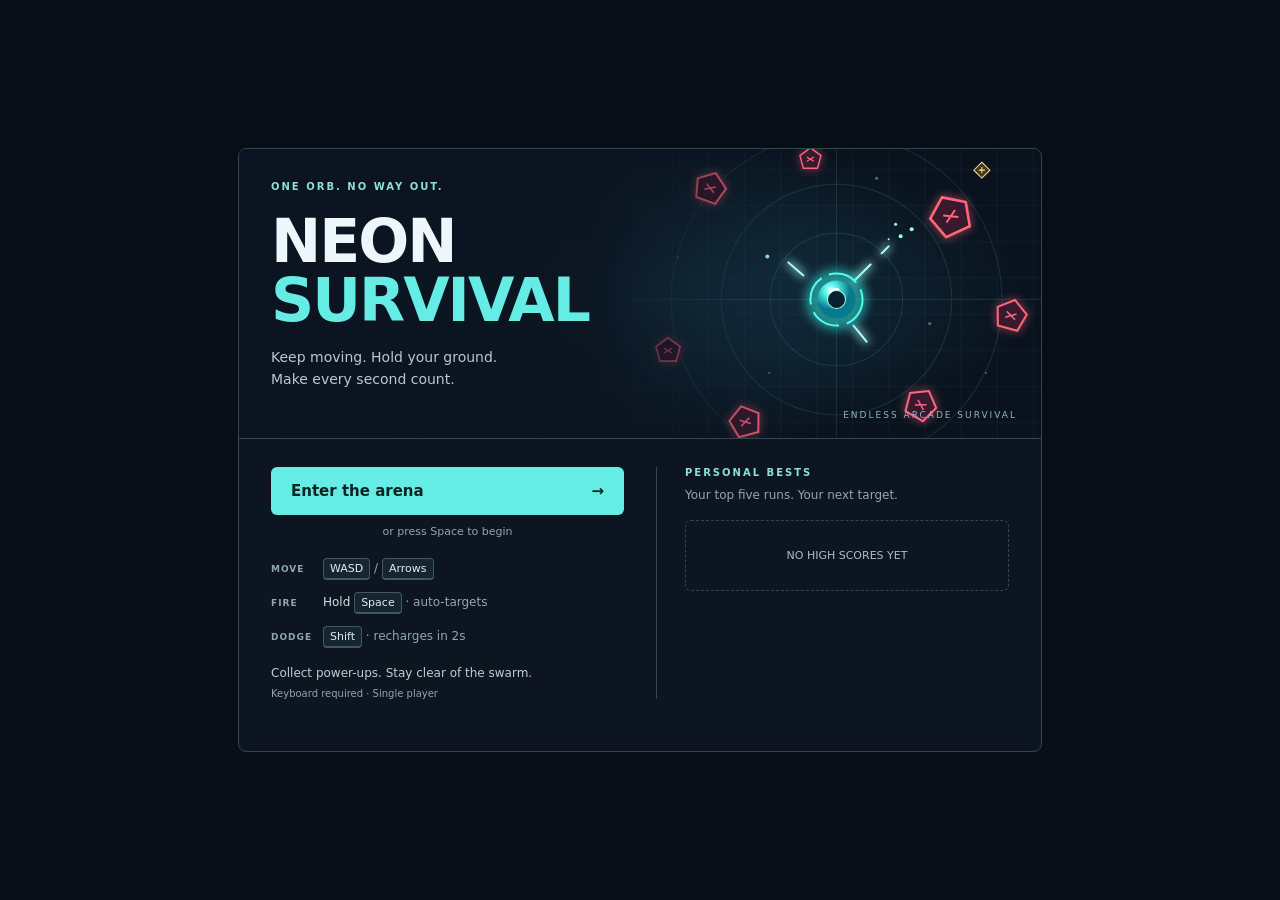
<file: games/survival/index.html>
<!DOCTYPE html>
<html lang="en">
<head>
    <meta charset="UTF-8">
    <meta name="viewport" content="width=device-width, initial-scale=1.0">
    <title>Neon Survival</title>
    <script>
        if (window.location.pathname.indexOf('.') === -1 && !window.location.pathname.endsWith('/')) {
            const base = document.createElement('base');
            base.href = window.location.pathname + '/';
            document.head.appendChild(base);
        }
    </script>
    <link rel="stylesheet" href="menu.css">
    <link rel="stylesheet" href="game.css">
</head>
<body>
    <div id="game-container">
        <canvas id="gameCanvas" width="800" height="600" tabindex="0" aria-label="Neon Survival arena. WASD or arrows move, hold Space to fire, Shift dashes, P pauses."></canvas>
        <div id="ui">
            <div class="hud-score"><span class="hud-label">SCORE</span><strong id="score-val">0</strong></div>
            <div class="hud-level"><span class="hud-label">LEVEL <span id="level-val">1</span></span><progress id="level-meter" max="200" value="0" aria-label="Progress to next level"></progress><span id="time-val">0:00</span></div>
            <div class="hud-health"><span class="hud-label">HULL <span id="health-val">100</span></span><progress id="health-meter" max="100" value="100" aria-label="Hull health"></progress></div>
            <button id="pause-btn" aria-label="Pause or resume game">Pause</button>
        </div>
        <div id="combat-status"><span><span id="dash-status">DASH READY</span><progress id="dash-meter" max="2" value="2" aria-label="Dash recharge"></progress></span><span id="powerup-status"></span><span class="combat-help">SHIFT dash · P pause</span></div>
        
        <section id="start-screen" aria-labelledby="menu-title">
            <div class="menu-hero">
                <img class="arena-art" src="arena.svg" alt="" aria-hidden="true" width="800" height="320">
                <div class="hero-copy">
                    <p class="eyebrow">ONE ORB. NO WAY OUT.</p>
                    <h1 id="menu-title">NEON<br><span>SURVIVAL</span></h1>
                    <p class="hero-description">Keep moving. Hold your ground.<br>Make every second count.</p>
                </div>
                <span class="arena-caption">ENDLESS ARCADE SURVIVAL</span>
            </div>
            <div class="menu-content">
                <div class="launch-panel">
                    <button class="start-button" onclick="window.startGame()">Enter the arena <span aria-hidden="true">→</span></button>
                    <p class="start-hint">or press Space to begin</p>
                    <dl class="control-guide">
                        <div><dt>MOVE</dt><dd><kbd>WASD</kbd><span> / </span><kbd>Arrows</kbd></dd></div>
                        <div><dt>FIRE</dt><dd>Hold <kbd>Space</kbd><span> · auto-targets</span></dd></div>
                        <div><dt>DODGE</dt><dd><kbd>Shift</kbd><span> · recharges in 2s</span></dd></div>
                    </dl>
                    <p class="survival-tip">Collect power-ups. Stay clear of the swarm.</p>
                    <p class="keyboard-note">Keyboard required · Single player</p>
                </div>
                <section class="records-panel" aria-labelledby="records-title">
                    <h2 id="records-title" class="eyebrow">PERSONAL BESTS</h2>
                    <p class="records-caption">Your top five runs. Your next target.</p>
                    <div id="start-leaderboard"></div>
                </section>
            </div>
        </section>
        <section id="pause-screen" hidden role="dialog" aria-modal="true" aria-labelledby="pause-title">
            <p class="eyebrow">ARENA ON HOLD</p><h2 id="pause-title">Take a breather.</h2>
            <p>Your run is paused. Ready when you are.</p>
            <button id="resume-btn">Resume run</button><button id="pause-menu-btn">Main menu</button>
        </section>
        
        <div id="game-over" role="dialog" aria-modal="true" aria-labelledby="game-over-title">
            <h2 id="game-over-title">Run complete.</h2>
            <div id="final-score">Score: 0</div>
            
            <div id="game-over-leaderboard" style="margin-bottom: 20px; width: 300px; display: none;"></div>
            
            <div id="hs-input-section" style="display:none; flex-direction: column; align-items: center; margin-bottom: 20px;">
                <h3 style="color:#00d2d3; margin-bottom: 10px; text-shadow: 0 0 10px rgba(0, 210, 211, 0.5);">NEW HIGH SCORE!</h3>
                <p style="margin-bottom: 15px; font-weight: bold;">PLEASE ENTER YOUR INITIALS:</p>
                <div style="display: flex; gap: 10px; margin-bottom: 20px;">
                    <input type="text" id="hs-initials" maxlength="3" autocomplete="off" style="font-size: 24px; text-align: center; width: 80px; text-transform: uppercase; background: #000; color: #00d2d3; border: 2px solid #00d2d3; border-radius: 4px; padding: 5px; outline: none;">
                    <button id="hs-submit-btn">SUBMIT</button>
                </div>
                <button id="skip-score-btn">Skip saving</button>
            </div>

            <button id="retry-btn">Play again</button>
            <button id="main-menu-btn" onclick="window.showMenu()">Main menu</button>
        </div>
    </div>

    <script type="module">
        const script = document.createElement('script');
        script.type = 'module';
        script.src = 'game.js?v=' + new Date().getTime();
        document.body.appendChild(script);
    </script>
</body>
</html>
</file>
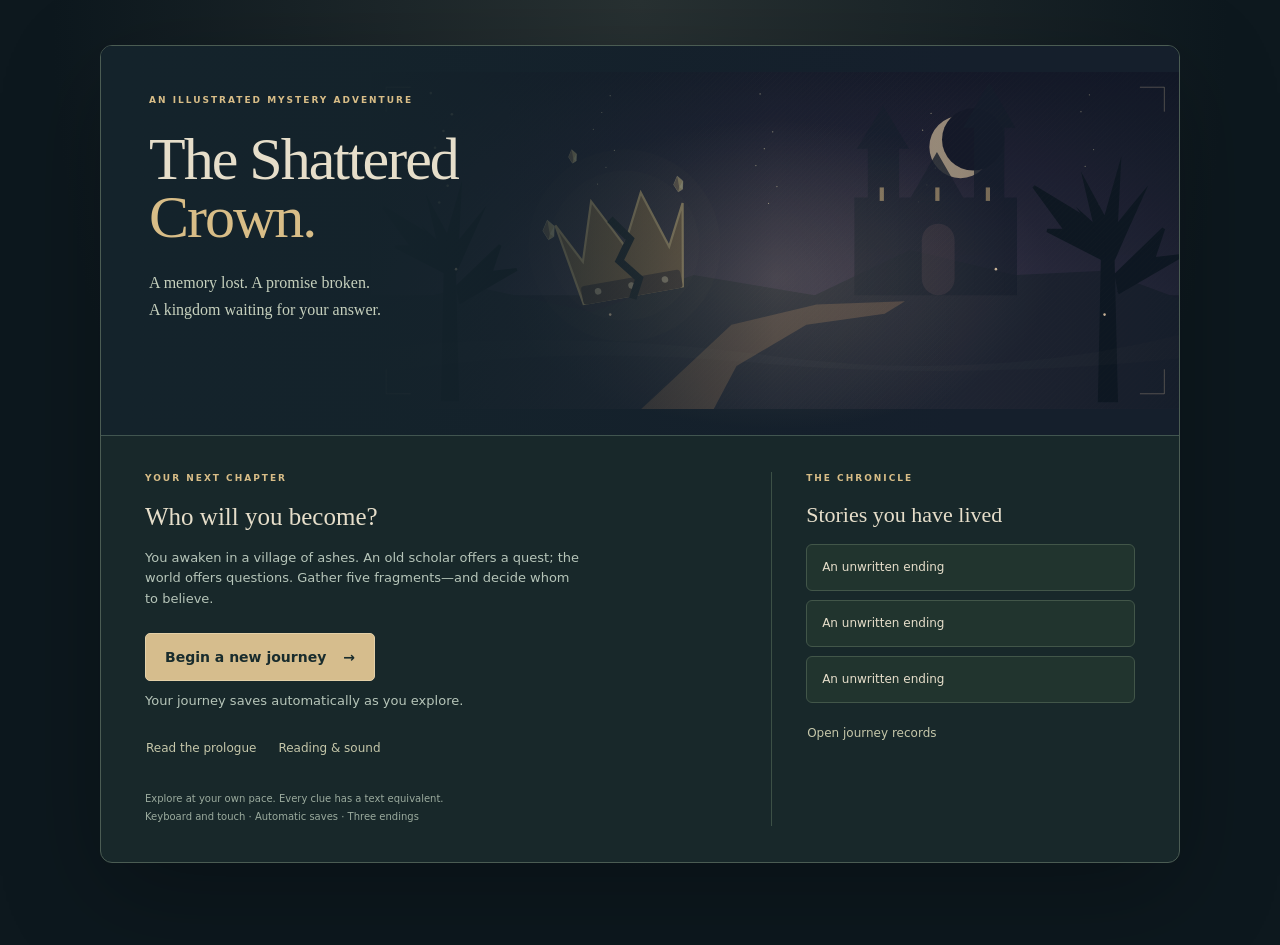
<file: games/textadventure/index.html>
<!doctype html>
<html lang="en">
  <head>
    <meta charset="utf-8" />
    <meta
      name="viewport"
      content="width=device-width, initial-scale=1, viewport-fit=cover"
    />
    <meta name="theme-color" content="#142126" />
    <meta
      name="description"
      content="An illustrated mystery adventure. Recover five memories, question an old promise, and decide the fate of a kingdom."
    />
    <title>The Shattered Crown</title>
    <script>
      if (
        !location.pathname.includes(".") &&
        !location.pathname.endsWith("/")
      ) {
        const base = document.createElement("base");
        base.href = location.pathname + "/";
        document.head.appendChild(base);
      }
    </script>
    <link rel="icon" href="../../assets/textadventure_thumb.png" />
    <link rel="stylesheet" href="style.css" />
  </head>
  <body>
    <main id="app">
      <section id="menu-screen" aria-labelledby="game-title">
        <div class="cover">
          <div id="cover-art" class="illustration" aria-hidden="true"></div>
          <div class="cover-copy">
            <p class="eyebrow">AN ILLUSTRATED MYSTERY ADVENTURE</p>
            <h1 id="game-title">The Shattered<br /><em>Crown.</em></h1>
            <p>
              A memory lost. A promise broken.<br />A kingdom waiting for your
              answer.
            </p>
          </div>
        </div>
        <div class="menu-body">
          <div class="menu-primary">
            <p class="eyebrow">YOUR NEXT CHAPTER</p>
            <h2>Who will you become?</h2>
            <p>
              You awaken in a village of ashes. An old scholar offers a quest;
              the world offers questions. Gather five fragments—and decide whom
              to believe.
            </p>
            <div class="start-actions">
              <button id="continue-btn" class="primary" hidden>
                Continue journey</button
              ><button id="new-btn" class="primary">
                Begin a new journey <span aria-hidden="true">→</span>
              </button>
            </div>
            <p id="save-status" class="muted small" role="status"></p>
            <div class="menu-links">
              <button id="prologue-btn" class="quiet">Read the prologue</button
              ><button id="menu-settings" class="quiet">Reading & sound</button
              ><button id="menu-checkpoint" class="quiet" hidden>
                Replay final chapter
              </button>
            </div>
            <p class="keyboard-note">
              Explore at your own pace. Every clue has a text equivalent.<br />Keyboard
              and touch · Automatic saves · Three endings
            </p>
          </div>
          <aside class="collection-panel">
            <p class="eyebrow">THE CHRONICLE</p>
            <h2>Stories you have lived</h2>
            <div id="menu-collection"></div>
            <button id="chronicle-btn" class="quiet">
              Open journey records
            </button>
          </aside>
        </div>
      </section>
      <section id="game-screen" hidden aria-label="Your adventure">
        <header class="game-header">
          <a href="#" id="title-home" aria-label="Save and return to menu"
            >The Shattered <em>Crown</em></a
          >
          <nav aria-label="Adventure tools">
            <button id="map-btn">Map <kbd>M</kbd></button
            ><button id="journal-btn">
              Journal <kbd>J</kbd
              ><span id="new-evidence" hidden>•</span></button
            ><button id="pack-btn">Pack <kbd>I</kbd></button
            ><button id="settings-btn" aria-label="Reading and sound settings">
              Settings</button
            ><button id="menu-btn">Save & menu</button>
          </nav>
        </header>
        <div class="journey-strip">
          <span id="region-title" class="eyebrow"></span>
          <div id="shard-tracker" aria-label="Recovered crown fragments"></div>
          <span id="action-count" class="muted small"></span>
        </div>
        <div class="adventure-grid">
          <div class="story-column">
            <div class="scene-frame">
              <div id="room-art" class="illustration"></div>
              <div class="scene-caption">
                <span id="chapter-number"></span>
                <h1 id="location-title"></h1>
              </div>
            </div>
            <article class="reading-panel">
              <p id="room-description"></p>
              <nav id="exit-list" aria-label="Paths from this location"></nav>
              <div class="story-rule"></div>
              <div class="log-heading">
                <span class="eyebrow">YOUR STORY</span
                ><button id="reveal-text" class="quiet" hidden>
                  Reveal text
                </button>
              </div>
              <div id="narrative" aria-live="polite" aria-atomic="false"></div>
            </article>
          </div>
          <aside class="interaction-column">
            <section class="panel">
              <div class="panel-heading">
                <h2>In this place</h2>
                <button id="hint-btn" class="quiet">Hint <kbd>?</kbd></button>
              </div>
              <p class="muted small">Select a name to inspect it.</p>
              <div id="nearby-items"></div>
              <div id="nearby-people"></div>
              <div id="nearby-objects"></div>
              <div id="special-actions"></div>
            </section>
            <section id="puzzle-panel" class="panel" hidden></section>
            <section id="finale-panel" class="panel" hidden></section>
            <section class="panel investigation-note">
              <span class="eyebrow">AN UNFINISHED QUESTION</span>
              <p id="current-question"></p>
              <button id="clue-btn" class="quiet">
                Consult your journal →
              </button>
            </section>
          </aside>
        </div>
        <details id="classic-panel">
          <summary>
            Classic commands <kbd>C</kbd
            ><span>Build a verb-and-object command</span>
          </summary>
          <div class="classic-inner">
            <div id="verb-list"></div>
            <p id="command-line">Choose a verb.</p>
            <div id="command-targets"></div>
            <button id="cancel-command" class="quiet">
              Cancel <kbd>Esc</kbd>
            </button>
          </div>
        </details>
        <nav class="mobile-tools" aria-label="Jump within this place">
          <button id="quick-read">Read scene ↑</button
          ><button id="quick-paths">Paths</button
          ><button id="quick-actions">Explore objects ↓</button>
        </nav>
        <footer class="game-footnote">
          <span
            >Arrows / N S E W: travel · U / D: climb · M: map · J: journal · I:
            pack</span
          ><span id="autosave-label" role="status"
            >Your progress is saved automatically.</span
          >
        </footer>
      </section>
      <section id="ending-screen" hidden aria-labelledby="ending-title">
        <div id="ending-art" class="illustration"></div>
        <div class="ending-body">
          <p class="eyebrow">A CHAPTER CLOSES</p>
          <h1 id="ending-title"></h1>
          <p id="ending-subtitle" class="muted"></p>
          <div id="ending-narrative"></div>
          <h2>The people you leave behind</h2>
          <div id="epilogue"></div>
          <div id="journey-recap"></div>
          <div class="ending-actions">
            <button id="ending-menu" class="primary">
              Return to the chronicle</button
            ><button id="ending-replay">Replay the final chapter</button>
          </div>
        </div>
      </section>
    </main>
    <dialog id="dialog" aria-labelledby="dialog-title">
      <div class="dialog-heading">
        <div>
          <p class="eyebrow" id="dialog-eyebrow"></p>
          <h2 id="dialog-title"></h2>
        </div>
        <button id="dialog-close" aria-label="Close dialog">
          Close <kbd>Esc</kbd>
        </button>
      </div>
      <div id="dialog-body"></div>
    </dialog>
    <script type="module" src="game.js"></script>
  </body>
</html>
</file>
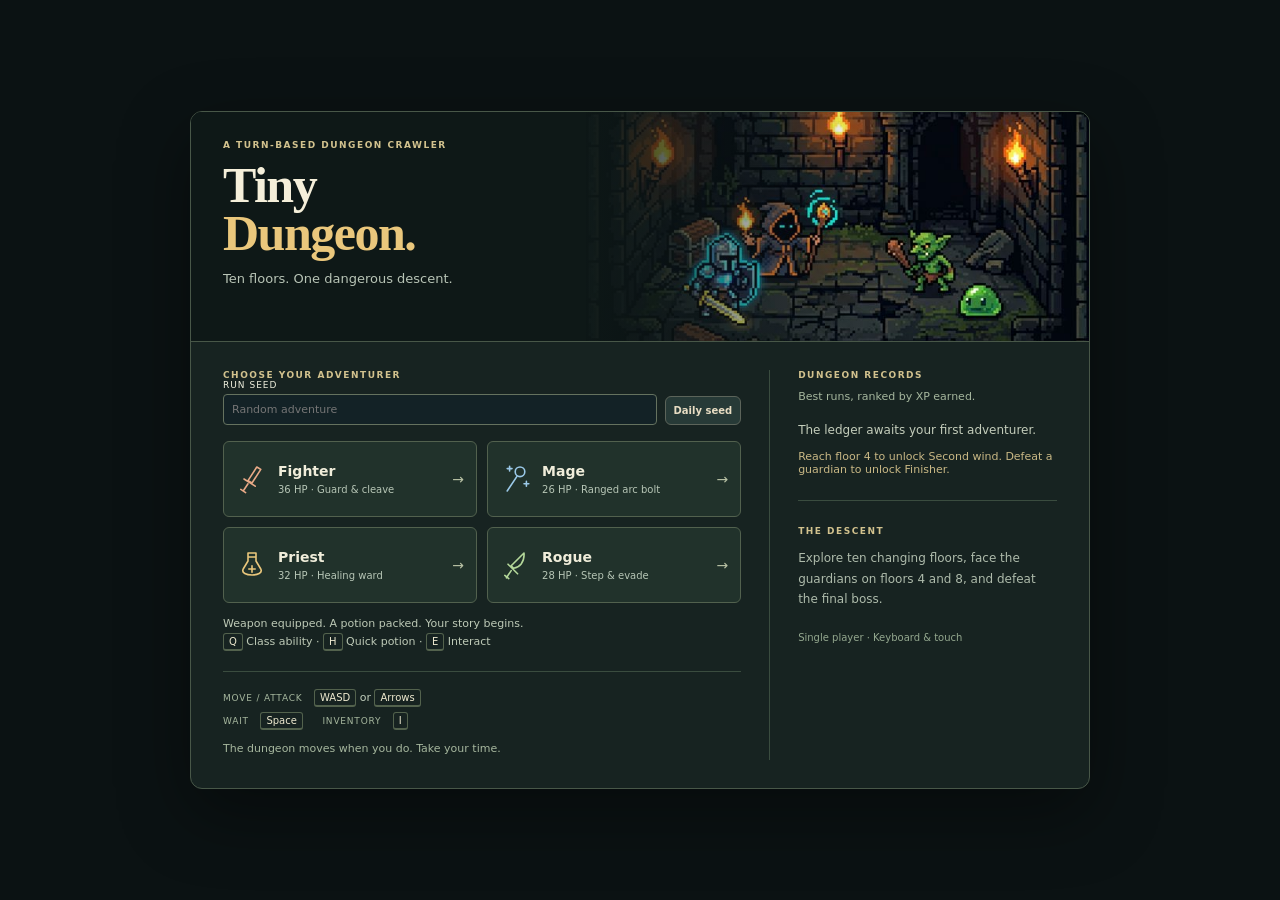
<file: games/tinydungeon/index.html>
<!doctype html>
<html lang="en">
  <head>
    <meta charset="UTF-8" />
    <meta
      name="viewport"
      content="width=device-width, initial-scale=1, viewport-fit=cover"
    />
    <meta name="theme-color" content="#111c20" />
    <title>Tiny Dungeon</title>
    <link rel="icon" href="assets/stairs.png" />
    <script>
      if (
        !location.pathname.includes(".") &&
        !location.pathname.endsWith("/")
      ) {
        const base = document.createElement("base");
        base.href = location.pathname + "/";
        document.head.appendChild(base);
      }
    </script>
    <link rel="stylesheet" href="splash.css" />
    <link rel="stylesheet" href="dungeon.css" />
  </head>
  <body>
    <main id="game-container">
      <section id="adventure" hidden aria-label="Dungeon adventure">
        <header class="game-hud">
          <div>
            <span class="eyebrow" id="biome-name"></span>
            <h2 id="floor-name"></h2>
          </div>
          <div class="vitals">
            <div id="player-stats"></div>
            <progress
              id="health-bar"
              aria-label="Health"
              max="100"
              value="100"
            ></progress
            ><small id="xp-stats"></small>
          </div>
          <div class="hud-tools">
            <button id="sound-toggle" aria-pressed="true">Sound on</button
            ><button id="suspend-run">Save & menu</button>
          </div>
        </header>
        <div class="dungeon-frame">
          <canvas
            id="gameCanvas"
            width="960"
            height="640"
            tabindex="0"
            aria-label="Dungeon map. Arrow keys or WASD move and attack; Q ability, F aimed attack, E interact, H potion, I inventory, Space wait."
          ></canvas>
          <div id="boss-bar" hidden></div>
        </div>
        <div class="turn-strip">
          <span id="action-hint">Choose your next move.</span
          ><span id="turn-count"></span>
        </div>
        <footer class="game-footer">
          <div
            id="msg-log"
            role="log"
            aria-live="polite"
            aria-relevant="additions"
          ></div>
          <div class="action-panel">
            <div class="action-buttons">
              <button id="ability-btn">Ability · Q</button
              ><button id="interact-btn">Interact · E</button
              ><button id="potion-btn">Potion · H</button
              ><button id="inventory-btn">Pack · I</button
              ><button id="reach-btn">Aim · F</button
              ><button id="wait-btn">Wait · Space</button>
            </div>
            <div class="touch-pad" aria-label="Movement">
              <button data-dir="0,-1" aria-label="Move up">↑</button
              ><button data-dir="-1,0" aria-label="Move left">←</button
              ><button data-dir="0,1" aria-label="Move down">↓</button
              ><button data-dir="1,0" aria-label="Move right">→</button>
            </div>
          </div>
        </footer>
      </section>
      <div id="start-screen" class="overlay" aria-label="Tiny Dungeon menu">
        <div class="splash-hero">
          <img
            src="../../assets/tinydungeon_thumb.png"
            alt=""
            aria-hidden="true"
            width="640"
            height="640"
          />
          <div class="hero-copy">
            <p class="splash-eyebrow">A TURN-BASED DUNGEON CRAWLER</p>
            <h1 class="title">Tiny<br /><span>Dungeon.</span></h1>
            <p>Ten floors. One dangerous descent.</p>
          </div>
        </div>
        <div class="splash-body">
          <div class="splash-primary">
            <h2 id="death-msg" style="display: none; color: #e84118">
              You have died!
            </h2>
            <div
              id="end-score-display"
              style="
                display: none;
                color: #fbc531;
                font-size: 18px;
                margin-bottom: 10px;
              "
            >
              End Score: <span id="final-score-val">0</span>
            </div>

            <div
              id="end-leaderboard"
              style="display: none; margin-bottom: 20px; width: 300px"
            ></div>

            <div
              id="end-hs-input"
              style="
                display: none;
                flex-direction: column;
                align-items: center;
                margin-bottom: 20px;
              "
            >
              <h3
                style="
                  color: #00d2d3;
                  margin-bottom: 10px;
                  text-shadow: 0 0 10px rgba(0, 210, 211, 0.5);
                "
              >
                NEW HIGH SCORE!
              </h3>
              <p style="margin-bottom: 15px; font-weight: bold; color: #fff">
                PLEASE ENTER YOUR INITIALS:
              </p>
              <div style="display: flex; gap: 10px; margin-bottom: 20px">
                <input
                  type="text"
                  id="end-hs-initials"
                  maxlength="3"
                  autocomplete="off"
                  style="
                    font-size: 24px;
                    text-align: center;
                    width: 80px;
                    text-transform: uppercase;
                    background: #000;
                    color: #00d2d3;
                    border: 2px solid #00d2d3;
                    border-radius: 4px;
                    padding: 5px;
                    outline: none;
                  "
                />
                <button class="class-btn" id="end-hs-submit">SUBMIT</button>
              </div>
            </div>

            <p id="run-recap" hidden></p>
            <div
              id="end-button-container"
              style="display: none; margin-bottom: 20px"
            >
              <button class="class-btn" onclick="window.backToMenu()">
                MAIN MENU
              </button>
            </div>

            <div id="class-select">
              <div class="resume-row">
                <button id="resume-run" hidden>Continue run</button
                ><span id="save-status"></span>
              </div>
              <h2 class="splash-eyebrow">CHOOSE YOUR ADVENTURER</h2>
              <div class="run-options">
                <label for="run-seed"
                  >RUN SEED
                  <input
                    id="run-seed"
                    maxlength="40"
                    placeholder="Random adventure"
                    autocomplete="off" /></label
                ><button id="daily-seed" type="button">Daily seed</button>
              </div>
              <div class="menu">
                <button
                  class="class-btn Fighter"
                  onclick="window.startGame('Fighter')"
                >
                  <svg viewBox="0 0 40 40" aria-hidden="true">
                    <path
                      d="M26 5 15 22l5 3L31 8Z M10 20l14 9 M15 26l-6 9 M6 33l6 4"
                    /></svg
                  ><span>Fighter<small>36 HP · Guard & cleave</small></span
                  ><b aria-hidden="true">→</b>
                </button>
                <button
                  class="class-btn Mage"
                  onclick="window.startGame('Mage')"
                >
                  <svg viewBox="0 0 40 40" aria-hidden="true">
                    <circle cx="25" cy="11" r="6" />
                    <path
                      d="m21 17-12 18 M12 4v6 M9 7h6 M33 23v6 M30 26h6"
                    /></svg
                  ><span>Mage<small>26 HP · Ranged arc bolt</small></span
                  ><b aria-hidden="true">→</b>
                </button>
                <button
                  class="class-btn Priest"
                  onclick="window.startGame('Priest')"
                >
                  <svg viewBox="0 0 40 40" aria-hidden="true">
                    <path
                      d="M15 5h10v10l6 10c5 10-27 10-22 0l6-10Z M15 10h10 M16 25h8 M20 21v8"
                    /></svg
                  ><span>Priest<small>32 HP · Healing ward</small></span
                  ><b aria-hidden="true">→</b>
                </button>
                <button
                  class="class-btn Rogue"
                  onclick="window.startGame('Rogue')"
                >
                  <svg viewBox="0 0 40 40" aria-hidden="true">
                    <path
                      d="M30 5c1 12-6 18-13 19l-3-3Z M10 19l12 12 M14 27l-6 9 M6 33l5 4"
                    /></svg
                  ><span>Rogue<small>28 HP · Step & evade</small></span
                  ><b aria-hidden="true">→</b>
                </button>
              </div>
              <p class="kit-tip">
                Weapon equipped. A potion packed. Your story begins.<br /><kbd
                  >Q</kbd
                >
                Class ability · <kbd>H</kbd> Quick potion ·
                <kbd>E</kbd> Interact
              </p>
            </div>
            <div class="controls-info">
              <p>
                <span>MOVE / ATTACK</span> <kbd>WASD</kbd> or <kbd>Arrows</kbd>
              </p>
              <p>
                <span>WAIT</span> <kbd>Space</kbd>
                <span class="inventory-label">INVENTORY</span> <kbd>I</kbd>
              </p>
              <p class="turn-tip">
                The dungeon moves when you do. Take your time.
              </p>
            </div>
          </div>
          <aside class="splash-records" aria-labelledby="records-title">
            <h2 class="splash-eyebrow" id="records-title">DUNGEON RECORDS</h2>
            <p>Best runs, ranked by XP earned.</p>
            <div id="start-leaderboard"></div>
            <p id="unlock-status" class="unlock-note"></p>
            <div class="descent-note">
              <span>THE DESCENT</span>
              <p>
                Explore ten changing floors, face the guardians on floors 4 and
                8, and defeat the final boss.
              </p>
              <small>Single player · Keyboard & touch</small>
            </div>
          </aside>
        </div>
      </div>

      <dialog id="inventory-screen" aria-labelledby="inventory-title">
        <div class="dialog-heading">
          <div>
            <p class="eyebrow">YOUR EQUIPMENT</p>
            <h2 id="inventory-title">Adventurer’s pack</h2>
          </div>
          <button id="close-inventory">Close · I</button>
        </div>
        <p class="dialog-note">
          Opening the pack is free. Equipping, using or dropping an item spends
          one turn and closes the pack.
        </p>
        <div id="equipment-list"></div>
        <p id="inv-stats-panel"></p>
        <div id="backpack-list"></div>
      </dialog>
      <dialog id="choice-screen" aria-labelledby="choice-title">
        <p class="eyebrow" id="choice-eyebrow"></p>
        <h2 id="choice-title"></h2>
        <p id="choice-note"></p>
        <div id="choice-options"></div>
      </dialog>
    </main>
    <script type="module" src="game.js"></script>
  </body>
</html>
</file>
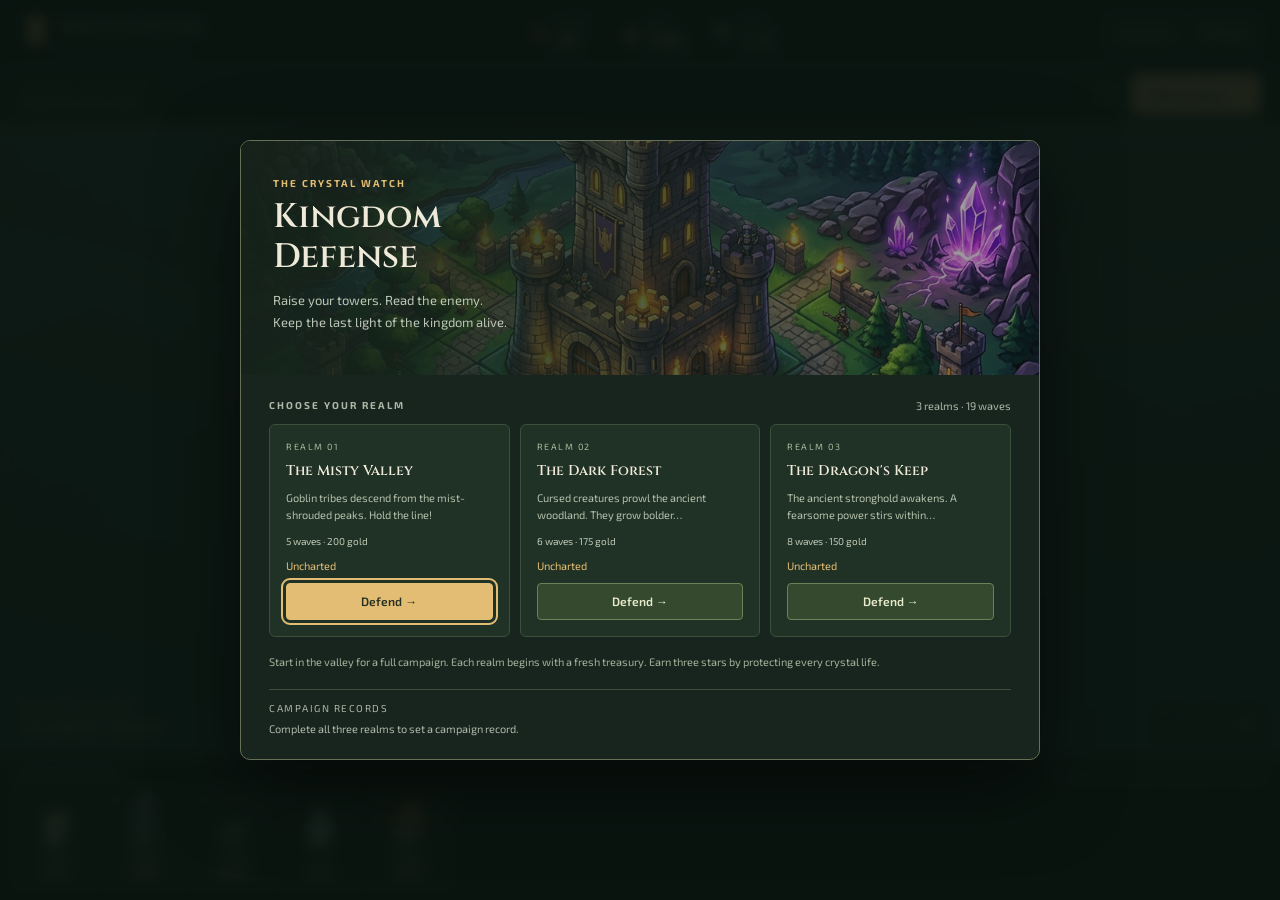
<file: games/towerdefense/index.html>
<!DOCTYPE html>
<html lang="en">
<head>
  <meta charset="UTF-8">
  <meta name="viewport" content="width=device-width, initial-scale=1, viewport-fit=cover">
  <meta name="theme-color" content="#111c19">
  <link rel="icon" href="favicon.svg" type="image/svg+xml">
  <title>Kingdom Defense · The Crystal Watch</title>
  <link href="https://fonts.googleapis.com/css2?family=Cinzel:wght@600;800&family=Exo+2:wght@400;500;600;700&display=swap" rel="stylesheet">
  <link rel="stylesheet" href="style.css?v=crystal-watch-1">
</head>
<body>
  <header id="hud">
    <div class="brand"><span class="brand-mark" aria-hidden="true">♜</span><div>Kingdom Defense<small>THE CRYSTAL WATCH</small></div></div>
    <div class="hud-stats">
      <div class="hud-stat"><span class="stat-icon life-icon" aria-hidden="true">♥</span><div><small>Crystal</small><strong id="hud-lives">20</strong></div></div>
      <div class="hud-stat"><span class="stat-icon gold-icon" aria-hidden="true">◈</span><div><small>Gold</small><strong id="hud-gold">200</strong></div></div>
      <div class="hud-stat"><span class="stat-icon" aria-hidden="true">⚑</span><div><small>Wave</small><strong id="hud-wave">1/5</strong></div></div>
    </div>
    <div class="hud-actions"><button id="btn-sound" class="quiet-btn" aria-label="Mute sound" aria-pressed="false">Sound on</button><button id="btn-pause" class="quiet-btn" aria-label="Pause game">Ⅱ Pause</button></div>
  </header>
  <section id="battlebar" aria-label="Wave controls">
    <button id="btn-scout" class="scout-button"><small id="wave-phase">PREPARE YOUR DEFENSE</small><span id="wave-summary">Scout the next wave <span aria-hidden="true">↗</span></span></button>
    <div class="battle-actions"><button id="btn-speed" class="quiet-btn" aria-label="Change game speed">1×</button><button id="btn-wave" class="primary-btn">Start wave →</button></div>
  </section>
  <main id="board">
    <canvas id="gameCanvas" tabindex="0" aria-label="Battlefield. Select towers with keys 1 to 5. Use arrow keys to choose a tile, Enter to place or inspect, and Escape to cancel."></canvas>
    <div class="map-caption"><span class="eyebrow">THE BORDERLANDS</span><span id="hud-level">The Misty Valley</span></div>
    <div class="camera-controls"><button id="btn-zoom-out" aria-label="Zoom out">−</button><button id="btn-zoom-in" aria-label="Zoom in">+</button><button id="btn-camera-reset" aria-label="Reset camera">⌖</button></div>
    <div id="toast" role="status" aria-live="polite"></div>
    <div id="boss-health" hidden><span id="boss-name"></span><div class="boss-track"><div id="boss-fill"></div></div><small id="boss-trait"></small></div>
  </main>
  <footer id="shop">
    <div class="shop-heading"><span class="eyebrow">YOUR DEFENSES</span><span class="keyboard-hint">1–5 select · arrows aim · Enter build · Esc cancel</span></div>
    <div class="shop-layout"><div id="tower-buttons" aria-label="Choose a tower"></div><div id="tower-info"></div></div>
  </footer>
  <div id="overlay" class="hidden" role="dialog" aria-modal="true" aria-label="Kingdom Defense menu"></div>
  <script src="levels.js?v=crystal-watch-1"></script>
  <script src="entities.js?v=crystal-watch-1"></script>
  <script src="art.js?v=crystal-watch-1"></script>
  <script src="renderer.js?v=crystal-watch-1"></script>
  <script src="audio.js?v=crystal-watch-1"></script>
  <script src="ui.js?v=crystal-watch-1"></script>
  <script src="controls.js?v=crystal-watch-1"></script>
  <script src="game.js?v=crystal-watch-1"></script>
</body>
</html>
</file>
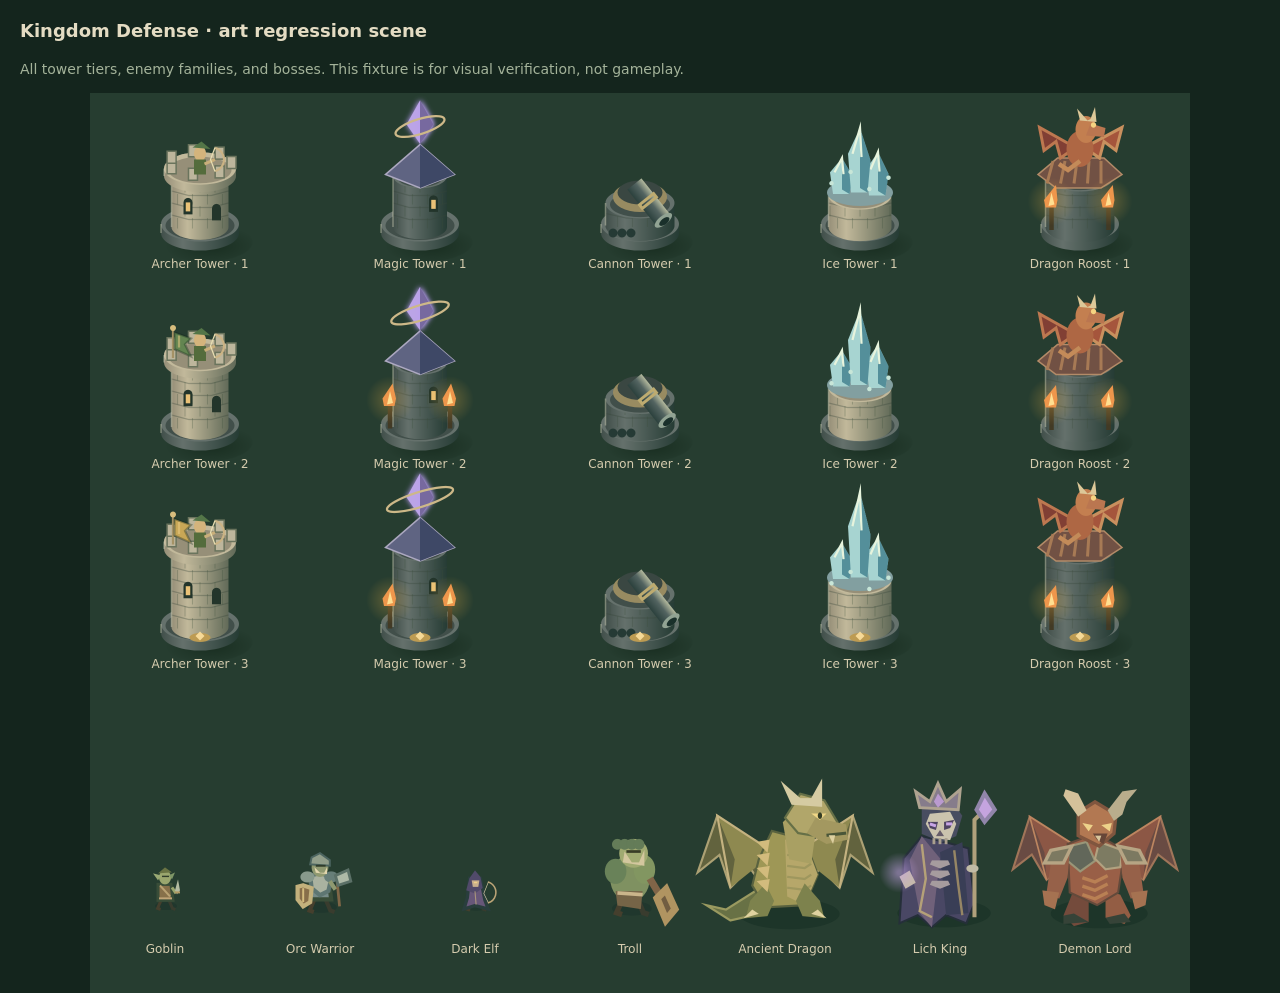
<file: games/towerdefense/tests/art.html>
<!doctype html>
<html lang="en">
<meta charset="utf-8">
<meta name="viewport" content="width=device-width,initial-scale=1">
<link rel="icon" href="../favicon.svg">
<title>Kingdom Defense · art regression scene</title>
<style>body{margin:0;background:#14251d;color:#e4dcc3;font:14px system-ui}h1{font-size:18px;margin:20px}p{margin:0 20px 16px;color:#a4b39a}canvas{display:block;width:min(1100px,100%);height:auto;margin:auto}</style>
<h1>Kingdom Defense · art regression scene</h1>
<p>All tower tiers, enemy families, and bosses. This fixture is for visual verification, not gameplay.</p>
<canvas id="art" width="2200" height="1800" aria-label="Tower tiers and enemy artwork"></canvas>
<script src="../levels.js"></script><script src="../entities.js"></script><script src="../art.js"></script>
<script>
const G={visualTime:0,reducedMotion:false};
const canvas=document.getElementById('art'),ctx=canvas.getContext('2d');
function frame(time){
 G.visualTime=time;ctx.setTransform(2,0,0,2,0,0);ctx.fillStyle='#263d30';ctx.fillRect(0,0,1100,900);
 for(let level=0;level<3;level++)TOWER_ORDER.forEach((type,i)=>{
  const x=110+i*220,y=140+level*200;
  ctx.save();ctx.translate(x,y);ctx.scale(1.5,1.5);drawTowerArt(ctx,{type,level,aim:Math.sin(time/1800),shot:(time%1800)<180?180-time%1800:0},time);ctx.restore();
  ctx.fillStyle='#d5ccae';ctx.font='12px system-ui';ctx.textAlign='center';ctx.fillText(`${TOWER_DEFS[type].name} · ${level+1}`,x,y+35);
 });
 const defs=[...Object.entries(MONSTER_DEFS),...Object.entries(BOSS_DEFS)];
 defs.forEach(([type,def],i)=>{
  const x=75+i*155,y=810,isBoss=i>3;
  drawMonster(ctx,{...def,type,bossType:isBoss?type:null,isBoss,x,y,hp:def.hp,maxHp:def.hp,frame:Math.floor(time/130)%3,distTraveled:time/60,facing:1,effects:{freezeTimer:0,burnTimer:0,slowTimer:0},hitTimer:0});
  ctx.fillStyle='#d5ccae';ctx.fillText(def.name,x,y+50);
 });
 requestAnimationFrame(frame);
}
requestAnimationFrame(frame);
</script>
</html>
</file>
<file: style.css>
:root {
    --bg-main: #0a0a0e;
    --bg-surface: rgba(25, 25, 35, 0.6);
    --bg-surface-hover: rgba(45, 45, 60, 0.8);
    --accent: #6c5ce7;
    --accent-hover: #8073ea;
    --accent-glow: rgba(108, 92, 231, 0.5);
    
    --text-primary: #f0f0f5;
    --text-secondary: #a0a0b0;
    
    --border-color: rgba(255, 255, 255, 0.08);
    --glass-blur: blur(16px);
    
    --transition: all 0.3s cubic-bezier(0.25, 0.8, 0.25, 1);
}

* {
    margin: 0;
    padding: 0;
    box-sizing: border-box;
}

body {
    font-family: 'Inter', sans-serif;
    background-color: var(--bg-main);
    color: var(--text-primary);
    overflow: hidden;
    height: 100vh;
    
    /* Subtle background gradient */
    background-image: 
        radial-gradient(circle at 15% 50%, rgba(108, 92, 231, 0.15) 0%, transparent 50%),
        radial-gradient(circle at 85% 30%, rgba(0, 210, 211, 0.1) 0%, transparent 50%);
}

/* App Layout */
.app-container {
    display: flex;
    height: 100vh;
    width: 100vw;
}

/* Sidebar */
.sidebar {
    width: 320px;
    background: var(--bg-surface);
    backdrop-filter: var(--glass-blur);
    border-right: 1px solid var(--border-color);
    display: flex;
    flex-direction: column;
    padding: 1.5rem 1rem;
    z-index: 10;
}

.logo {
    display: flex;
    align-items: center;
    gap: 1rem;
    padding: 0 1rem 2rem;
    border-bottom: 1px solid var(--border-color);
    margin-bottom: 1.5rem;
}

.logo-icon {
    width: 36px;
    height: 36px;
    background: linear-gradient(135deg, var(--accent), #00d2d3);
    border-radius: 12px;
    box-shadow: 0 0 20px var(--accent-glow);
}

.logo h1 {
    font-size: 1.5rem;
    font-weight: 800;
    letter-spacing: -0.5px;
    background: linear-gradient(to right, #fff, #a0a0b0);
    -webkit-background-clip: text;
    background-clip: text;
    -webkit-text-fill-color: transparent;
}

/* Game List Navigation */
.game-list {
    display: flex;
    flex-direction: column;
    gap: 0.8rem;
    overflow-y: auto;
    /* Custom Scrollbar for sidebar */
    scrollbar-width: thin;
    scrollbar-color: var(--bg-surface-hover) transparent;
}

.game-list::-webkit-scrollbar {
    width: 6px;
}
.game-list::-webkit-scrollbar-thumb {
    background-color: var(--bg-surface-hover);
    border-radius: 10px;
}

/* Individual Game Card in Sidebar */
.game-card {
    display: flex;
    align-items: center;
    gap: 1rem;
    padding: 0.8rem;
    border-radius: 16px;
    cursor: pointer;
    transition: var(--transition);
    border: 1px solid transparent;
    background: transparent;
}

.game-card:hover {
    background: var(--bg-surface-hover);
    transform: translateX(4px);
}

.game-card.active {
    background: var(--bg-surface-hover);
    border-color: var(--border-color);
    box-shadow: 0 8px 32px rgba(0, 0, 0, 0.2);
}

.game-card.active::before {
    content: '';
    position: absolute;
    left: -1rem;
    width: 4px;
    height: 30px;
    background: var(--accent);
    border-radius: 0 4px 4px 0;
    box-shadow: 0 0 10px var(--accent-glow);
}

.game-thumb {
    width: 64px;
    height: 64px;
    border-radius: 12px;
    background: #2a2a35;
    object-fit: cover;
    box-shadow: 0 4px 12px rgba(0, 0, 0, 0.3);
}

.game-info {
    display: flex;
    flex-direction: column;
    gap: 0.3rem;
}

.game-title {
    font-weight: 600;
    font-size: 1rem;
}

.game-genre {
    font-size: 0.8rem;
    color: var(--text-secondary);
}

/* Main Content Area */
.main-content {
    flex: 1;
    display: flex;
    flex-direction: column;
    position: relative;
}

/* Top Bar */
.top-bar {
    height: 80px;
    padding: 0 2rem;
    display: flex;
    align-items: center;
    justify-content: space-between;
    background: linear-gradient(to bottom, rgba(10, 10, 14, 0.9), transparent);
    z-index: 5;
}

.top-bar h2 {
    font-size: 1.8rem;
    font-weight: 800;
    text-shadow: 0 2px 10px rgba(0,0,0,0.5);
}

.avatar {
    width: 40px;
    height: 40px;
    border-radius: 50%;
    background: var(--bg-surface);
    border: 2px solid var(--border-color);
    cursor: pointer;
    transition: var(--transition);
}
.avatar:hover {
    border-color: var(--accent);
}

/* Game Container Wrapper */
.game-container {
    flex: 1;
    padding: 0 2rem 2rem;
    display: flex;
    align-items: center;
    justify-content: center;
}

.game-wrapper {
    width: 100%;
    height: 100%;
    max-width: 1400px; /* Constrain max width for ultra-wide */
    background: var(--bg-surface);
    backdrop-filter: var(--glass-blur);
    border: 1px solid var(--border-color);
    border-radius: 24px;
    overflow: hidden;
    box-shadow: 0 24px 64px rgba(0, 0, 0, 0.4);
    position: relative;
    display: flex;
    align-items: center;
    justify-content: center;
}

/* Iframe Styling */
#game-frame {
    width: 100%;
    height: 100%;
    border: none;
    border-radius: 24px;
    background: #000;
    opacity: 0;
    transition: opacity 0.5s ease;
}

#game-frame.loaded {
    opacity: 1;
}

/* Empty State Styling */
.empty-state {
    display: flex;
    flex-direction: column;
    align-items: center;
    gap: 1.5rem;
    color: var(--text-secondary);
}

.empty-icon {
    font-size: 4rem;
    opacity: 0.5;
    animation: float 4s ease-in-out infinite;
}

@keyframes float {
    0% { transform: translateY(0px) rotate(0deg); }
    50% { transform: translateY(-15px) rotate(5deg); }
    100% { transform: translateY(0px) rotate(0deg); }
}

/* Trophy Button */
.user-profile {
    display: flex;
    align-items: center;
    gap: 15px;
}
.hs-btn {
    background: transparent;
    border: 1px solid var(--accent);
    color: var(--accent);
    padding: 8px 16px;
    border-radius: 8px;
    cursor: pointer;
    font-weight: 600;
    transition: var(--transition);
}
.hs-btn:hover {
    background: var(--accent);
    color: #fff;
    box-shadow: 0 0 15px var(--accent-glow);
}

/* Modal */
.modal {
    display: none;
    position: fixed;
    z-index: 100;
    left: 0;
    top: 0;
    width: 100%;
    height: 100%;
    background-color: rgba(0, 0, 0, 0.8);
    backdrop-filter: blur(5px);
    justify-content: center;
    align-items: center;
}
.modal.show {
    display: flex;
}
.modal-content {
    background: var(--bg-surface);
    border: 1px solid var(--border-color);
    border-radius: 16px;
    width: 90%;
    max-width: 600px;
    padding: 2rem;
    position: relative;
    box-shadow: 0 10px 40px rgba(0, 0, 0, 0.5);
}
.close-btn {
    position: absolute;
    top: 15px;
    right: 20px;
    color: var(--text-secondary);
    font-size: 28px;
    font-weight: bold;
    cursor: pointer;
}
.close-btn:hover {
    color: #fff;
}
.modal-title {
    text-align: center;
    color: #fbc531;
    margin-bottom: 20px;
    text-shadow: 0 0 10px rgba(251, 197, 49, 0.3);
}

/* Tabs */
.tabs {
    display: flex;
    flex-wrap: wrap;
    gap: 10px;
    margin-bottom: 20px;
    border-bottom: 1px solid var(--border-color);
    padding-bottom: 10px;
    justify-content: center;
}
.tab-btn {
    background: transparent;
    border: none;
    color: var(--text-secondary);
    cursor: pointer;
    padding: 5px 10px;
    font-size: 14px;
    font-weight: 600;
    transition: var(--transition);
}
.tab-btn:hover {
    color: #fff;
}
.tab-btn.active {
    color: var(--accent);
    border-bottom: 2px solid var(--accent);
}

.tab-content {
    background: rgba(0,0,0,0.3);
    padding: 20px;
    border-radius: 8px;
    min-height: 200px;
}
</file>
<file: games/breakout/style.css>
:root { color-scheme: dark; font-family: system-ui, sans-serif; color: #eff7fa; background: #090f18; }
* { box-sizing: border-box; margin: 0; padding: 0; }
body { min-height: 100vh; min-height: 100dvh; display: flex; align-items: center; justify-content: center; padding: 16px; }
button, input { font: inherit; }
button { min-height: 44px; cursor: pointer; border: 1px solid #36515d; border-radius: 6px; background: #1c303c; color: #d6ebf0; padding: 10px 16px; font-weight: 700; transition: background .18s; }
button:hover { background: #2b4853; }
:focus-visible { outline: 3px solid #ffe09b; outline-offset: 3px; }
#game-container { position: relative; width: min(900px, calc(100vw - 32px), max(280px, calc((100dvh - 124px) * 10 / 7))); border: 1px solid #36515d; border-radius: 12px; background: #0d1b26; box-shadow: 0 20px 70px #0005; }
#hud { display: flex; justify-content: space-between; align-items: center; gap: 16px; padding: 12px 20px; min-height: 64px; border-bottom: 1px solid #2b414c; }
.hud-group { display: flex; flex-direction: column; gap: 4px; }
.hud-label { color: #98b1c1; font-size: 9px; letter-spacing: 1.5px; text-transform: uppercase; font-weight: 650; }
.hud-value { color: #b6f1eb; font-size: 20px; font-weight: 750; font-variant-numeric: tabular-nums; }
#score-val { color: #ffe09b; }
.lives-display { display: flex; gap: 6px; min-height: 24px; align-items: center; }
.life-ball { width: 9px; height: 9px; border-radius: 50%; background: #9df7eb; box-shadow: 0 0 6px #68e7da66; }
.life-ball.lost { background: #30444e; box-shadow: none; }
#gameCanvas { width: 100%; aspect-ratio: 10 / 7; height: auto; display: block; background: #08131f; touch-action: none; cursor: crosshair; }
.play-footer { display: flex; flex-wrap: wrap; align-items: center; justify-content: space-between; gap: 8px; min-height: 56px; padding: 8px 12px; border-top: 1px solid #2b414c; }
.play-footer > div:first-child { display: flex; gap: 12px; color: #b7cbd5; font-size: 11px; }
#rally-val { color: #ffe09b; }
#boost-status { color: #9de9e2; font-size: 10px; line-height: 1.5; }
.play-actions { display: flex; gap: 6px; margin-left: auto; }
.play-actions button { padding: 8px 12px; font-size: 11px; }
#launch-hint { position: absolute; bottom: clamp(120px, 20vw, 190px); left: 0; right: 0; text-align: center; color: #c2e0e5; font-size: 12px; pointer-events: none; padding: 0 16px; }
#launch-hint[hidden] { display: none; }
.overlay { position: absolute; inset: 0; display: flex; flex-direction: column; align-items: center; justify-content: safe center; gap: 12px; padding: 32px; background: #091521f5; border-radius: 11px; z-index: 20; overflow-y: auto; text-align: center; }
.overlay.hidden { display: none !important; }
.btn { padding: 13px 24px; font-size: 13px; min-height: 46px; }
.btn-primary { background: #91eee1; color: #0b302c; border-color: #91eee1; }
.btn-primary:hover { background: #c2fff3; }
.btn-secondary { background: #1c303c; color: #d1e6ed; }
.level-clear-title, .gameover-title, .win-title { font-size: clamp(24px, 5vw, 40px); font-weight: 850; letter-spacing: -1px; color: #eff9f9; }
.level-info, .final-score { color: #b4c8d4; font-size: 13px; line-height: 1.7; }
.final-score span { color: #ffe09b; font-weight: 750; }
.eyebrow { font-size: 10px; font-weight: 750; letter-spacing: 1.5px; color: #94dcd3; }
.powerup-toast { position: absolute; top: 78px; left: 50%; transform: translateX(-50%); color: #c4f9ef; border: 1px solid #416473; background: #0a1828ed; border-radius: 6px; padding: 8px 16px; font-size: 11px; opacity: 0; pointer-events: none; z-index: 10; }
.powerup-toast.show { opacity: 1; }
#game-container.is-menu { width: min(900px, calc(100vw - 32px)); min-height: 640px; }
.is-menu #hud, .is-menu #gameCanvas, .is-menu .play-footer, .is-menu #launch-hint { visibility: hidden; }
#start-screen { display: grid; grid-template-columns: .95fr 1fr; padding: 0; gap: 0; background: #111e2a; text-align: left; }
.menu-art { height: 100%; display: flex; flex-direction: column; justify-content: center; background: #080f1b; padding: 24px 12px; overflow: hidden; }
.menu-art img { width: 100%; height: auto; display: block; }
.art-caption { display: flex; justify-content: center; gap: 16px; margin: 20px 0; font-size: 9px; letter-spacing: 1px; color: #a3d5d8; }
.menu-art p { color: #a8bbc9; font-size: 15px; line-height: 1.6; text-align: center; }
.menu-content { padding: 32px; }
#menu-title { margin: 18px 0; font-size: clamp(42px, 6vw, 60px); font-weight: 850; line-height: .98; letter-spacing: -2px; }
#menu-title span { color: #9af1e2; }
.menu-description { color: #b8cbd5; font-size: 13px; line-height: 1.7; margin-bottom: 24px; }
.start-button { width: 100%; display: flex; justify-content: space-between; font-size: 15px; }
.controls-grid { display: grid; gap: 10px; margin: 22px 0 16px; }
.controls-grid > div { display: flex; align-items: center; gap: 12px; }
.controls-grid dt { width: 48px; font-size: 9px; font-weight: 750; letter-spacing: 1px; color: #8ca6b7; }
.controls-grid dd { font-size: 11px; color: #cadae3; }
kbd { display: inline-block; border: 1px solid #47616e; border-bottom-width: 2px; border-radius: 3px; padding: 2px 5px; font: 10px system-ui, sans-serif; color: #e3f2f5; }
.aim-tip { font-size: 11px; color: #9db6c5; line-height: 1.6; margin-bottom: 20px; }
.menu-records { padding-top: 18px; border-top: 1px solid #344c59; }
#start-leaderboard { margin-top: 12px; }
#start-leaderboard > div { text-align: left !important; font: 11px system-ui, sans-serif !important; color: #a7becb !important; }
#start-leaderboard table { font-size: 12px !important; }
#start-leaderboard th { font-size: 10px; }
[id$="leaderboard"] { max-width: 100%; }
@media (max-width: 600px) {
    body { padding: 8px; }
    #game-container { width: min(calc(100vw - 16px), max(280px, calc((100dvh - 120px) * 10 / 7))); }
    #hud { padding: 10px 12px; gap: 10px; }.hud-label { font-size: 8px; letter-spacing: .5px; }.hud-value { font-size: 17px; }
    .play-footer { padding: 6px 8px; }.play-footer > div:first-child { font-size: 9px; gap: 8px; }
    .play-actions button { padding: 8px; font-size: 10px; }
    #boost-status:not(:empty) { order: 3; flex-basis: 100%; }
    #launch-hint { font-size: 10px; bottom: 120px; }
    #game-container.is-menu { width: 100%; min-height: 900px; }
    #start-screen { grid-template-columns: 1fr; grid-template-rows: 280px auto; }
    .menu-art { padding: 0; }.menu-art img { width: 260px; align-self: center; }
    .menu-art p, .art-caption { display: none; }
    .menu-content { padding: 24px; align-self: start; }
    #menu-title { font-size: 46px; }#menu-title br { display: none; }#menu-title span::before { content: ' '; }
    .overlay { padding: 20px; }
}
@media (prefers-reduced-motion: reduce) { button { transition: none; } }

#gameCanvas:focus-visible { outline: 1px solid #7be3d6; outline-offset: 0; }

.menu-topline { display: flex; align-items: center; justify-content: space-between; gap: 8px; flex-wrap: wrap; }
.menu-topline [data-sound-toggle] { font-size: 10px; padding: 8px 10px; background: transparent; }
[data-sound-toggle][aria-pressed="true"] { color: #a7f3df; }
</file>
<file: games/neondog/style.css>
* {
    margin: 0;
    padding: 0;
    box-sizing: border-box;
}

body {
    background: #0a0a0e;
    display: flex;
    justify-content: center;
    align-items: center;
    height: 100vh;
    overflow: hidden;
    font-family: 'Orbitron', monospace;
    color: #f0f0f5;
}

#game-container {
    position: relative;
    display: flex;
    flex-direction: column;
    align-items: center;
    gap: 0;
    width: 800px;
    height: 604px;
}

#hud {
    width: 800px;
    display: flex;
    justify-content: space-between;
    align-items: center;
    padding: 8px 16px;
    background: rgba(10, 10, 20, 0.95);
    border: 1px solid rgba(255, 71, 87, 0.4);
    border-bottom: none;
    border-radius: 12px 12px 0 0;
}

.hud-group {
    display: flex;
    flex-direction: column;
    align-items: center;
    gap: 2px;
    min-width: 120px;
}

.hud-label {
    font-size: 9px;
    letter-spacing: 2px;
    color: rgba(160, 160, 180, 0.7);
    text-transform: uppercase;
}

.hud-value {
    font-size: 20px;
    font-weight: 700;
    color: #00d2d3;
    text-shadow: 0 0 12px rgba(0, 210, 211, 0.8);
}

#health, #news-hud {
    display: flex;
    align-items: center;
    gap: 10px;
}

#news-hud {
    gap: 8px;
}

#news-status {
    font-weight: 700;
    transition: all 0.3s ease;
}

#score-val {
    color: #ffd32a;
    text-shadow: 0 0 12px rgba(255, 211, 42, 0.8);
}

.lives-display {
    display: flex;
    gap: 6px;
}

.life-ball {
    width: 10px;
    height: 10px;
    border-radius: 50%;
    background: #ff4757;
    box-shadow: 0 0 8px #ff4757, 0 0 16px rgba(255, 71, 87, 0.6);
    transition: all 0.3s ease;
}

.life-ball.lost {
    background: rgba(255, 255, 255, 0.15);
    box-shadow: none;
}

canvas {
    display: block;
    background: #050508;
    border: 1px solid rgba(255, 71, 87, 0.4);
    border-top: none;
    border-radius: 0 0 12px 12px;
    box-shadow:
        0 0 40px rgba(255, 71, 87, 0.2),
        0 20px 60px rgba(0, 0, 0, 0.6);
    cursor: none;
}

/* Overlays */
.overlay {
    position: absolute;
    top: 44px; /* below HUD */
    left: 0;
    right: 0;
    bottom: 0;
    display: flex;
    flex-direction: column;
    justify-content: center;
    align-items: center;
    background: rgba(5, 5, 8, 0.92);
    border-radius: 0 0 12px 12px;
    z-index: 20;
    backdrop-filter: blur(4px);
}

.overlay.hidden {
    display: none;
}

.btn {
    padding: 12px 40px;
    font-family: 'Orbitron', monospace;
    font-size: 14px;
    font-weight: 700;
    letter-spacing: 3px;
    text-transform: uppercase;
    border: none;
    border-radius: 8px;
    cursor: pointer;
    transition: all 0.2s ease;
    margin: 6px;
}

.btn-primary {
    background: linear-gradient(135deg, #ff4757, #fd79a8);
    color: #fff;
    box-shadow: 0 0 20px rgba(255, 71, 87, 0.5);
}

.btn-primary:hover {
    transform: translateY(-2px) scale(1.05);
    box-shadow: 0 0 30px rgba(255, 71, 87, 0.8), 0 8px 20px rgba(0, 0, 0, 0.4);
}

.controls-grid {
    display: grid;
    grid-template-columns: auto auto;
    gap: 6px 20px;
    font-size: 11px;
    color: rgba(160, 160, 180, 0.7);
    background: rgba(0, 0, 0, 0.4);
    padding: 16px 24px;
    border-radius: 10px;
    border: 1px solid rgba(255, 255, 255, 0.05);
    margin-top: 20px;
    margin-bottom: 24px;
}

.ctrl-key {
    color: #ffd32a;
    font-weight: 700;
}
</file>
<file: games/pong/style.css>
:root {
    color-scheme: dark;
    --bg: #090e16; --surface: #0e1621; --line: #253344; --text: #edf5fa;
    --muted: #9eafbe; --pink: #ff80b0; --cyan: #6be7dc;
    font-family: 'Inter', 'Segoe UI', sans-serif;
    color: var(--text); background: var(--bg);
}
* { box-sizing: border-box; }
body { margin: 0; min-height: 100svh; display: grid; grid-template-columns: minmax(0, 1fr); place-items: center; padding: 24px; background: radial-gradient(ellipse at 50% 40%, #12212e 0%, var(--bg) 70%); }
button, input { font: inherit; }
button { cursor: pointer; }
button, input, label span { -webkit-tap-highlight-color: transparent; }
button:focus-visible, input:focus-visible, canvas:focus-visible { outline: 2px solid var(--cyan); outline-offset: 4px; }
button:disabled { opacity: .4; cursor: default; }
button { transition: background .15s, border-color .15s; }
[hidden] { display: none !important; }
h1, h2, p { margin: 0; }
#game-container { width: min(100%, 1040px, calc((100svh - 230px) * 1.6)); min-width: 0; }
.masthead { display: flex; justify-content: space-between; align-items: center; gap: 16px; margin-bottom: 24px; }
.brand { display: flex; align-items: center; gap: 14px; }
.brand-mark { display: block; width: 38px; height: 32px; border-left: 4px solid var(--pink); border-right: 4px solid var(--cyan); transform: skewY(-15deg); position: relative; }
.brand-mark i { width: 7px; height: 7px; background: white; position: absolute; left: 11px; top: 12px; }
.eyebrow, legend, .shortcut, .match-info, .shot-diagram span, .player > span, .best-label { font: 10px/1.5 'SFMono-Regular', Consolas, monospace; letter-spacing: 1.5px; color: var(--muted); }
h1 { font-size: 24px; font-weight: 850; letter-spacing: 1px; margin-top: 3px; }
.toolbar { display: flex; gap: 8px; }
.quiet { color: var(--text); border: 1px solid var(--line); background: var(--surface); padding: 10px 14px; border-radius: 4px; font-size: 12px; min-height: 40px; }
.quiet:hover:not(:disabled) { background: #1b2b3a; border-color: #4a6075; }
kbd { font: 10px Consolas, monospace; color: var(--muted); margin-left: 8px; border: 1px solid var(--line); border-radius: 2px; padding: 1px 4px; }
.scoreboard { display: grid; grid-template-columns: 1fr auto 1fr; align-items: center; gap: 24px; border: 1px solid var(--line); border-bottom: none; padding: 12px 28px; background: #0c131d; border-radius: 8px 8px 0 0; }
.player { display: flex; align-items: center; gap: 18px; }
.player strong { font: 600 42px/1 Consolas, monospace; }
.player > span { color: inherit; }
.pink { color: var(--pink); }
.cyan { color: var(--cyan); justify-content: flex-end; }
.match-info { display: grid; gap: 4px; text-align: center; font-size: 9px; letter-spacing: 1px; }
.match-info .eyebrow { color: var(--text); font-size: 10px; }
.score-pips { display: flex; gap: 4px; }
.score-pips i { display: block; width: 5px; height: 15px; background: currentColor; opacity: .14; transform: skewX(-12deg); }
.score-pips i.on { opacity: 1; }
.court { position: relative; width: 100%; aspect-ratio: 8 / 5; border: 1px solid var(--line); overflow: hidden; background: #0a101a; }
canvas { display: block; width: 100%; height: 100%; position: absolute; inset: 0; touch-action: none; }
.overlay { position: absolute; inset: 0; background: rgba(10, 16, 26, .97); z-index: 2; }
.menu { display: grid; grid-template-columns: minmax(0, 1.1fr) minmax(0, 1fr); gap: 24px 44px; align-content: center; padding: 36px 48px 24px; }
.status-dot { display: inline-block; width: 6px; height: 6px; border-radius: 50%; background: var(--cyan); margin-right: 6px; }
.menu h2 { font-size: clamp(40px, 5vw, 66px); letter-spacing: -2px; line-height: .98; font-weight: 900; margin-top: 24px; }
.menu h2 em { color: var(--pink); font-style: normal; }
.intro-copy { font-size: 14px; line-height: 1.65; color: var(--muted); margin-top: 20px; }
.shot-diagram { max-width: 270px; margin-top: 20px; }
.shot-diagram svg { display: block; width: 100%; height: 65px; overflow: visible; }
.diagram-paddle { stroke: var(--pink); stroke-width: 6; }
.diagram-path { fill: none; stroke: #567184; stroke-width: 1.5; stroke-dasharray: 4 4; }
.shot-diagram circle { fill: white; }
.diagram-arrow { fill: none; stroke: var(--cyan); stroke-width: 2; }
.shot-diagram span { font-size: 8px; letter-spacing: .7px; }
fieldset { margin: 0 0 22px; padding: 0; border: 0; min-width: 0; }
legend { margin-bottom: 10px; font-size: 9px; }
.mode-options, .difficulty-options { display: flex; gap: 8px; }
.mode-options label, .difficulty-options label { position: relative; flex: 1; cursor: pointer; }
.mode-options input, .difficulty-options input { position: absolute; opacity: 0; width: 1px; height: 1px; }
.mode-options span, .difficulty-options span { display: block; border: 1px solid var(--line); border-radius: 4px; background: var(--surface); padding: 16px; }
.mode-options strong { display: block; font-size: 20px; margin-bottom: 5px; }
.mode-options small { color: var(--muted); font: 9px Consolas, monospace; letter-spacing: 1px; }
input:checked + span { border-color: var(--cyan); background: #122a2d; }
input:focus-visible + span { outline: 2px solid white; outline-offset: 3px; }
.difficulty-options span { padding: 11px 4px; text-align: center; font-size: 12px; }
fieldset:disabled { opacity: .35; }
fieldset:disabled label { cursor: default; }
.setup-hint { font-size: 12px; line-height: 1.7; color: var(--muted); margin: -2px 0 18px; min-height: 40px; }
.primary { display: flex; align-items: center; justify-content: space-between; gap: 24px; width: 100%; padding: 15px 20px; border: 1px solid var(--cyan); border-radius: 4px; background: var(--cyan); color: #092020; font-size: 12px; letter-spacing: 1px; font-weight: 850; min-height: 48px; }
.primary span { font-size: 20px; line-height: 1; }
.primary:hover { background: #b1fff3; border-color: #b1fff3; }
.shortcut { text-align: center; margin-top: 10px; font-size: 8px; letter-spacing: .8px; }
.records { grid-column: 1 / -1; padding-top: 18px; border-top: 1px solid var(--line); }
.records .eyebrow { display: flex; justify-content: space-between; font-size: 9px; }
.records .eyebrow span { font-size: 8px; }
.records ol { display: flex; gap: 18px; margin: 10px 0 0; padding: 0; list-style: none; color: var(--muted); font: 12px Consolas, monospace; }
.records li { display: flex; gap: 8px; flex: 1; }
.records strong { color: var(--text); }
.records b { margin-left: auto; color: var(--cyan); }
.records .empty { font: 12px/1.5 'Segoe UI', sans-serif; }
.centered { display: flex; flex-direction: column; align-items: center; justify-content: center; gap: 20px; text-align: center; padding: 28px; }
.centered h2 { font-size: clamp(28px, 4vw, 48px); letter-spacing: -1px; }
.centered > p:not(.eyebrow) { font-size: 13px; color: var(--muted); }
.centered > .primary { max-width: 290px; }
.result-stats { display: flex; gap: 44px; margin: 0 0 4px; }
.result-stats div { display: grid; gap: 8px; }
.result-stats strong { font: 32px Consolas, monospace; }
.result-stats span { font: 9px Consolas, monospace; letter-spacing: 1px; color: var(--muted); }
.result-actions { display: flex; gap: 12px; width: min(100%, 390px); }
.result-actions .primary { flex: 1; }
.result-actions .quiet { white-space: nowrap; }
#record-form label { font-size: 12px; color: var(--muted); }
.record-input { display: flex; justify-content: center; gap: 8px; margin-top: 12px; }
#hs-initials { width: 80px; border: 1px solid var(--line); background: #080e16; color: var(--cyan); text-align: center; font: 22px Consolas, monospace; text-transform: uppercase; border-radius: 4px; }
#record-status:empty { display: none; }
.serve-notice { position: absolute; inset: 0; display: flex; align-items: center; justify-content: center; flex-direction: column; gap: 10px; pointer-events: none; background: rgba(9, 14, 22, .25); }
.serve-notice span { font: 11px Consolas, monospace; letter-spacing: 2px; color: #d1e0e9; background: #0a101ae6; padding: 6px 10px; }
.serve-notice strong { font: 700 72px/1 Consolas, monospace; }
.match-footer { display: flex; align-items: center; justify-content: space-between; gap: 18px; padding: 18px 0 0; }
.rally-meter { display: flex; align-items: center; gap: 12px; white-space: nowrap; }
.rally-meter strong, .best-label strong { font: 16px Consolas, monospace; color: var(--text); letter-spacing: 0; margin-left: 4px; }
.speed-track { width: 50px; height: 3px; background: var(--line); }
.speed-track i { display: block; height: 100%; background: var(--pink); width: 0; }
#speed-label { font: 10px Consolas, monospace; color: var(--muted); }
#controls-hint { color: var(--muted); font-size: 10px; text-align: center; line-height: 1.5; }
.best-label { white-space: nowrap; }
.sr-only { position: absolute; width: 1px; height: 1px; overflow: hidden; clip-path: inset(50%); }
[data-phase="menu"] .court { min-height: 490px; }
[data-phase="paused"] .court, [data-phase="over"] .court { min-height: 380px; }
@media (max-width: 800px) {
    body { padding: 16px; }
    #game-container { width: 100%; }
    .menu { padding: 28px; gap: 24px; }
    .scoreboard { padding: 12px 18px; gap: 12px; }
    .player { gap: 12px; }
    .score-pips { display: none; }
    .match-footer { flex-wrap: wrap; gap: 10px; }
    #controls-hint { order: 3; width: 100%; }
}
@media (max-width: 540px) {
    body { padding: 12px; }
    .masthead { margin-bottom: 16px; gap: 8px; }
    .brand { gap: 10px; }
    .brand-mark { width: 25px; height: 26px; border-width: 3px; }
    .brand-mark i { left: 7px; top: 10px; width: 5px; height: 5px; }
    .brand .eyebrow { font-size: 7px; letter-spacing: 1px; }
    h1 { font-size: 17px; }
    .toolbar { gap: 4px; }
    .toolbar .quiet { padding: 8px; font-size: 10px; }
    kbd { display: none; }
    .scoreboard { padding: 12px; }
    .player strong { font-size: 32px; }
    .player > span { font-size: 9px; letter-spacing: .5px; }
    .match-info { font-size: 8px; }
    .match-info .eyebrow { font-size: 9px; }
    [data-phase="menu"] .court { min-height: 584px; }
    .menu { grid-template-columns: minmax(0, 1fr); gap: 22px; padding: 24px; }
    .menu h2 { font-size: 40px; margin-top: 14px; }
    .menu-intro .eyebrow { font-size: 8px; letter-spacing: 1px; }
    .intro-copy, .shot-diagram { display: none; }
    fieldset { margin-bottom: 18px; }
    .mode-options span { padding: 12px; }
    .records { padding-top: 14px; }
    .records ol { flex-wrap: wrap; gap: 8px 18px; }
    .records li { min-width: 25%; }
    .centered { padding: 22px 16px; gap: 18px; }
    .result-stats { gap: 28px; }
    .result-actions { gap: 8px; }
    .result-actions .primary { padding: 14px; }
    #serve-count { font-size: 44px; }
    .serve-notice { gap: 4px; }
    .serve-notice span { font-size: 9px; }
}
@media (prefers-reduced-motion: reduce) { *, *::before, *::after { transition: none !important; } }
@media (min-width: 541px) and (max-height: 600px) {
    body { padding: 12px; }
    #game-container { width: min(100%, 1040px, calc((100svh - 175px) * 1.6)); }
    #game-container:is([data-phase="menu"], [data-phase="paused"], [data-phase="over"]) { width: min(100%, 860px); }
    .masthead { margin-bottom: 12px; gap: 8px; }
    .brand { gap: 10px; }
    .brand-mark { width: 25px; height: 26px; border-width: 3px; }
    .brand-mark i { left: 7px; top: 10px; width: 5px; height: 5px; }
    .brand .eyebrow { font-size: 7px; letter-spacing: 1px; }
    h1 { font-size: 16px; }
    .toolbar .quiet { padding: 8px; font-size: 10px; min-height: 32px; }
    kbd, .score-pips { display: none; }
    .scoreboard { padding: 8px 12px; gap: 8px; }
    .player { gap: 10px; }
    .player strong { font-size: 32px; }
    .player > span { font-size: 8px; letter-spacing: .5px; }
    .match-footer { flex-wrap: wrap; padding-top: 10px; gap: 8px; }
    #controls-hint { order: 3; width: 100%; }
}
</file>
<file: games/slimetales/style.css>
/* ══════════════════════════════════════════════════════════════
   SLIME TALES — Stylesheet
   ══════════════════════════════════════════════════════════════ */

@import url('https://fonts.googleapis.com/css2?family=Orbitron:wght@400;700;900&display=swap');

* {
    margin: 0;
    padding: 0;
    box-sizing: border-box;
}

body {
    background: #080818;
    display: flex;
    justify-content: center;
    align-items: center;
    min-height: 100vh;
    overflow: hidden;
    font-family: 'Orbitron', sans-serif;
}

/* ── Game Container ──────────────────────────────────────────── */

#game-container {
    position: relative;
    width: 800px;
    height: 560px;
    border-radius: 12px;
    overflow: hidden;
    box-shadow:
        0 0 40px rgba(255, 0, 255, 0.15),
        0 0 80px rgba(255, 0, 255, 0.05);
}

#gameCanvas {
    display: block;
    width: 100%;
    height: 100%;
    outline: none;
}

/* ── Overlays (shared) ───────────────────────────────────────── */

.overlay {
    position: absolute;
    inset: 0;
    display: flex;
    flex-direction: column;
    align-items: center;
    justify-content: center;
    background: rgba(8, 8, 24, 0.88);
    backdrop-filter: blur(6px);
    z-index: 10;
    transition: opacity 0.35s ease;
}

.overlay.hidden {
    display: none;
    opacity: 0;
    pointer-events: none;
}

/* ── Menu Overlay ────────────────────────────────────────────── */

.game-title {
    font-size: 54px;
    font-weight: 900;
    letter-spacing: 5px;
    background: linear-gradient(135deg, #ff88ff, #ff00ff, #aa00ff, #ff00ff);
    background-size: 300% 300%;
    background-clip: text;
    -webkit-background-clip: text;
    -webkit-text-fill-color: transparent;
    filter: drop-shadow(0 0 25px rgba(255, 0, 255, 0.7));
    margin-bottom: 6px;
    animation: titleShimmer 4s ease-in-out infinite;
}

@keyframes titleShimmer {
    0%, 100% { background-position: 0% 50%; }
    50% { background-position: 100% 50%; }
}

.game-subtitle {
    font-size: 11px;
    letter-spacing: 6px;
    color: rgba(180, 160, 200, 0.5);
    text-transform: uppercase;
    margin-bottom: 36px;
}

.menu-buttons {
    display: flex;
    gap: 18px;
    margin-bottom: 30px;
}

/* ── Buttons ─────────────────────────────────────────────────── */

/* Illustrated title screen; other overlays retain their game styling. */
#menu-overlay {
    display: grid;
    grid-template-columns: 1fr 1fr;
    background: #111923;
    backdrop-filter: none;
    overflow-y: auto;
    font-family: system-ui, sans-serif;
}
#menu-overlay.hidden { display: none; }
.menu-art { position: relative; align-self: stretch; min-height: 0; overflow: hidden; }
.menu-art img { display: block; width: 100%; height: 100%; object-fit: cover; }
.menu-art::after {
    content: ''; position: absolute; inset: 0;
    background: linear-gradient(0deg, #0c1524 0%, transparent 24%, transparent 85%, #0c152433);
}
.adventure-badge {
    position: absolute; bottom: 28px; left: 0; right: 0; z-index: 1;
    color: #c6f5b0; text-align: center; font-size: 10px; font-weight: 700; letter-spacing: 2px;
}
.menu-content { padding: 32px; }
.menu-eyebrow { color: #b5dca8; font-size: 9px; font-weight: 750; letter-spacing: 2px; margin-bottom: 16px; }
#menu-overlay .game-title {
    font: 900 64px/.95 system-ui, sans-serif; letter-spacing: -3px;
    color: #fff4ff; background: none; -webkit-text-fill-color: currentColor;
    filter: none; animation: none; margin-bottom: 16px;
}
#menu-overlay .game-title span { color: #ff91e5; }
#menu-overlay .game-subtitle { color: #f0d9eb; font-size: 14px; letter-spacing: 0; text-transform: none; margin-bottom: 12px; }
.menu-description { color: #aebcc9; font-size: 13px; line-height: 1.6; margin-bottom: 24px; }
#menu-overlay .menu-buttons { flex-direction: column; gap: 10px; margin-bottom: 20px; }
#menu-overlay .btn {
    display: flex; justify-content: space-between; align-items: center;
    font: 750 14px system-ui, sans-serif; letter-spacing: 0;
    text-transform: none; padding: 14px 20px; border-radius: 8px;
    box-shadow: none; border: 1px solid transparent;
}
#menu-overlay .btn-primary { background: #f599df; color: #35152f; }
#menu-overlay .btn-blue { background: #1c3040; color: #bce8ff; border-color: #466477; }
#menu-overlay .btn:hover { transform: translateY(-2px); filter: brightness(1.1); }
#menu-overlay .btn:focus-visible { outline: 3px solid #e5ffb8; outline-offset: 4px; }
#menu-overlay .controls-info { opacity: 1; gap: 28px; margin-top: 0; font-size: 10px; letter-spacing: .5px; }
#menu-overlay .ctrl-group { text-align: left; }
#menu-overlay .ctrl-label { color: #d6dfeb; }
#menu-overlay .ctrl-keys { color: #aebcc9; }
#menu-overlay .physics-tip {
    border-top: 1px solid #32404d; padding-top: 14px; margin-top: 16px;
    max-width: 100%; color: #aebcc9; text-align: left; font-size: 11px; line-height: 1.6;
}
@media (max-width: 600px) {
    body:has(#menu-overlay:not(.hidden)) { overflow: auto; align-items: flex-start; }
    #game-container:has(#menu-overlay:not(.hidden)) { width: 100%; height: max(760px, 100dvh); border-radius: 0; }
    #menu-overlay { grid-template-columns: 1fr; grid-template-rows: 280px auto; }
    .menu-art img { object-fit: contain; background: #080e1c; }
    .adventure-badge { bottom: 12px; font-size: 8px; }
    .menu-content { padding: 24px; }
    #menu-overlay .game-title { font-size: 44px; }
    #menu-overlay .game-title br { display: none; }
    #menu-overlay .game-title span::before { content: ' '; }
    #menu-overlay .menu-buttons { flex-direction: row; }
    #menu-overlay .btn { flex: 1; padding: 14px; }
}
@media (prefers-reduced-motion: reduce) {
    #menu-overlay .btn { transition: none; }
    #menu-overlay .btn:hover { transform: none; }
}

.btn {
    font-family: 'Orbitron', sans-serif;
    font-size: 14px;
    font-weight: 700;
    letter-spacing: 2px;
    padding: 14px 32px;
    border: none;
    border-radius: 10px;
    cursor: pointer;
    transition: all 0.25s ease;
    text-transform: uppercase;
    position: relative;
    overflow: hidden;
}

.btn::after {
    content: '';
    position: absolute;
    inset: 0;
    background: linear-gradient(135deg, rgba(255,255,255,0.1), transparent);
    opacity: 0;
    transition: opacity 0.25s;
}

.btn:hover::after {
    opacity: 1;
}

.btn-primary {
    background: linear-gradient(135deg, #ff00ff, #cc00cc);
    color: #fff;
    box-shadow: 0 4px 20px rgba(255, 0, 255, 0.35);
}

.btn-primary:hover {
    transform: translateY(-2px) scale(1.04);
    box-shadow: 0 6px 30px rgba(255, 0, 255, 0.5);
}

.btn-primary:active {
    transform: translateY(0) scale(0.98);
}

.btn-secondary {
    background: rgba(60, 60, 90, 0.5);
    color: #bbb;
    border: 1px solid rgba(120, 120, 160, 0.3);
}

.btn-secondary:hover {
    background: rgba(80, 80, 110, 0.6);
    color: #fff;
    transform: translateY(-1px);
}

.btn-blue {
    background: linear-gradient(135deg, #00bfff, #0088cc);
    color: #fff;
    box-shadow: 0 4px 20px rgba(0, 191, 255, 0.35);
}

.btn-blue:hover {
    transform: translateY(-2px) scale(1.04);
    box-shadow: 0 6px 30px rgba(0, 191, 255, 0.5);
}

/* ── Controls Info ───────────────────────────────────────────── */

.controls-info {
    margin-top: 10px;
    display: flex;
    gap: 30px;
    opacity: 0.45;
    font-size: 9px;
    letter-spacing: 1px;
    color: #aaa;
}

.controls-info .ctrl-group {
    text-align: center;
}

.controls-info .ctrl-label {
    color: #ff88ff;
    margin-bottom: 3px;
    font-weight: 700;
}

.controls-info .ctrl-keys {
    color: #888;
}

.physics-tip {
    margin-top: 24px;
    max-width: 90%;
    color: #d9c3e4;
    font: 13px/1.8 system-ui, sans-serif;
    text-align: center;
}

/* ── Level Select ────────────────────────────────────────────── */

.level-select-title {
    font-size: 22px;
    font-weight: 700;
    letter-spacing: 4px;
    color: #ff88ff;
    text-shadow: 0 0 15px rgba(255, 0, 255, 0.4);
    margin-bottom: 24px;
}

#level-grid {
    display: grid;
    grid-template-columns: repeat(6, 1fr);
    gap: 10px;
    max-width: 420px;
    margin: 0 auto 24px;
}

.level-btn {
    width: 58px;
    height: 58px;
    border-radius: 12px;
    border: 2px solid transparent;
    font-family: 'Orbitron', sans-serif;
    font-size: 16px;
    font-weight: 700;
    cursor: pointer;
    transition: all 0.2s ease;
    position: relative;
    display: flex;
    align-items: center;
    justify-content: center;
}

.level-btn.unlocked {
    background: rgba(255, 0, 255, 0.12);
    border-color: rgba(255, 0, 255, 0.35);
    color: #ff77ff;
}

.level-btn.unlocked:hover {
    background: rgba(255, 0, 255, 0.3);
    border-color: #ff00ff;
    transform: scale(1.1);
    box-shadow: 0 0 15px rgba(255, 0, 255, 0.3);
}

.level-btn.locked {
    background: rgba(40, 40, 60, 0.3);
    border-color: rgba(80, 80, 100, 0.2);
    color: rgba(80, 80, 100, 0.4);
    cursor: not-allowed;
    flex-direction: column;
    gap: 2px;
}

.level-btn.locked .level-num {
    font-size: 11px;
    opacity: 0.4;
}

.level-btn.locked .lock-icon {
    font-size: 12px;
    opacity: 0.3;
}

.level-btn.latest {
    animation: pulseGlow 1.8s ease-in-out infinite;
    border-color: #ff00ff;
}

@keyframes pulseGlow {
    0%, 100% {
        box-shadow: 0 0 8px rgba(255, 0, 255, 0.3);
    }
    50% {
        box-shadow: 0 0 22px rgba(255, 0, 255, 0.6);
    }
}

/* ── Game Over ───────────────────────────────────────────────── */

.gameover-overlay {
    background: rgba(30, 5, 5, 0.9) !important;
}

.gameover-title {
    font-size: 52px;
    font-weight: 900;
    letter-spacing: 6px;
    color: #ff4444;
    text-shadow: 0 0 30px rgba(255, 50, 50, 0.7);
    margin-bottom: 10px;
}

.gameover-subtitle {
    font-size: 12px;
    letter-spacing: 3px;
    color: rgba(200, 150, 150, 0.6);
    margin-bottom: 28px;
}

.gameover-buttons {
    display: flex;
    flex-direction: column;
    gap: 12px;
}

/* ── Level Complete ──────────────────────────────────────────── */

.complete-overlay {
    background: rgba(5, 20, 5, 0.88) !important;
}

.complete-title {
    font-size: 38px;
    font-weight: 900;
    letter-spacing: 4px;
    background: linear-gradient(135deg, #33ff33, #88ff88, #33ffaa);
    background-clip: text;
    -webkit-background-clip: text;
    -webkit-text-fill-color: transparent;
    filter: drop-shadow(0 0 20px rgba(50, 255, 50, 0.6));
    margin-bottom: 8px;
    animation: completeShine 2s ease-in-out infinite;
}

@keyframes completeShine {
    0%, 100% { filter: drop-shadow(0 0 15px rgba(50, 255, 50, 0.5)); }
    50% { filter: drop-shadow(0 0 30px rgba(50, 255, 50, 0.8)); }
}

.complete-subtitle {
    font-size: 12px;
    letter-spacing: 3px;
    color: rgba(150, 230, 150, 0.6);
    margin-bottom: 28px;
}

.complete-buttons {
    display: flex;
    flex-direction: column;
    gap: 12px;
}

/* ── Pause hint ──────────────────────────────────────────────── */

#pause-hint {
    position: absolute;
    bottom: 8px;
    left: 50%;
    transform: translateX(-50%);
    width: max-content;
    max-width: calc(100% - 24px);
    padding: 6px 10px;
    border-radius: 6px;
    background: rgba(8, 8, 24, 0.88);
    font: 10px/1.4 system-ui, sans-serif;
    letter-spacing: 0.5px;
    text-align: center;
    color: #d9c3e4;
    z-index: 5;
    pointer-events: none;
}

#pause-hint.hidden {
    display: none;
}

/* ── Sparkle animation for level complete ────────────────────── */

.sparkle-container {
    position: absolute;
    inset: 0;
    pointer-events: none;
    overflow: hidden;
}

.sparkle {
    position: absolute;
    width: 4px;
    height: 4px;
    border-radius: 50%;
    background: #33ff33;
    animation: sparkleFloat 2s ease-out forwards;
}

@keyframes sparkleFloat {
    0% {
        opacity: 1;
        transform: translateY(0) scale(1);
    }
    100% {
        opacity: 0;
        transform: translateY(-80px) scale(0.3);
    }
}
</file>
<file: games/snake/style.css>
:root {
    color-scheme: dark;
    --bg: #101611;
    --surface: #182019;
    --line: #334034;
    --text: #edf2e9;
    --muted: #a0afa0;
    --green: #b9f36b;
    --blue: #82b5ff;
    --gold: #fbc95e;
    --red: #ff6b78;
    --purple: #c1a2ff;
    font-family: 'Inter', system-ui, sans-serif;
}
* { box-sizing: border-box; }
[hidden] { display: none !important; }
body { margin: 0; background: var(--bg); color: var(--text); }
button, input { font: inherit; }
button { min-height: 44px; border: 1px solid var(--line); border-radius: 6px; background: var(--surface); color: var(--text); padding: 12px 20px; font-weight: 650; cursor: pointer; touch-action: manipulation; }
button:hover { border-color: var(--green); background: #263128; }
button:active { transform: translateY(1px); }
button:disabled { opacity: .45; cursor: default; }
button.primary { background: var(--green); color: #18220e; border-color: var(--green); }
button.primary:hover { background: #cfffa0; }
:focus-visible { outline: 3px solid var(--gold); outline-offset: 4px; }
button.utility { font-size: 12px; padding: 8px 12px; min-height: 40px; background: transparent; }
.utility[aria-pressed="true"] { color: var(--green); border-color: #68814d; }
#app { max-width: 1040px; min-height: 100vh; min-height: 100dvh; display: flex; flex-direction: column; margin: 0 auto; padding: 0 24px 24px; }
.topbar { flex-shrink: 0; }
.topbar { min-height: 76px; display: flex; align-items: center; justify-content: space-between; gap: 12px; border-bottom: 1px solid var(--line); }
.wordmark { color: var(--muted); font-size: 11px; font-weight: 700; text-decoration: none; letter-spacing: 1px; }
.wordmark > span:first-child { color: var(--green); margin-right: 8px; font-size: 18px; }
.wordmark-game { color: var(--text); }
.settings { display: flex; gap: 8px; }
.menu-screen { display: grid; grid-template-columns: 1.4fr 1fr; gap: 64px; padding: 32px 24px; margin-block: auto; }
.eyebrow, h2, legend { font-size: 11px; font-weight: 700; letter-spacing: 1.5px; }
.eyebrow { color: var(--muted); margin: 0 0 20px; }
h1 { font-size: clamp(64px, 9vw, 100px); line-height: .92; letter-spacing: -6px; font-weight: 850; margin: 0; }
h1 > span:first-child { color: var(--green); }
h1 .title-dot { color: var(--gold); }
.intro { color: var(--muted); line-height: 1.6; font-size: 15px; margin: 24px 0 32px; }
fieldset { border: 0; margin: 0; padding: 0; }
legend { color: var(--muted); margin-bottom: 12px; }
.difficulty-options { display: grid; grid-template-columns: repeat(3, 1fr); gap: 8px; }
.difficulty-options label { position: relative; cursor: pointer; }
.difficulty-options input { position: absolute; opacity: 0; width: 1px; height: 1px; }
.difficulty-options span { display: block; border: 1px solid var(--line); border-radius: 6px; padding: 14px 10px; font-size: 14px; }
.difficulty-options input:checked + span { border-color: var(--green); background: #203019; color: var(--green); }
.difficulty-options input:focus-visible + span { outline: 3px solid var(--gold); outline-offset: 3px; }
small { display: block; }
.difficulty-options small { color: var(--muted); font-size: 10px; margin-top: 6px; white-space: nowrap; }
.play-actions { display: grid; grid-template-columns: 1fr 1fr; gap: 12px; margin: 20px 0 12px; }
.play-actions button { display: flex; justify-content: space-between; }
.hint { color: var(--muted); font-size: 11px; line-height: 1.6; }
.touch-hint { display: none; }
.menu-side { border-left: 1px solid var(--line); padding-left: 40px; }
.snake-mark { height: 100px; position: relative; width: 220px; margin: 0 0 24px; }
.snake-mark i { position: absolute; width: 28px; height: 28px; background: #5d923c; border-radius: 5px; top: 40px; left: 0; }
.snake-mark i:nth-child(2) { left: 32px; background: #77ad4b; }
.snake-mark i:nth-child(3) { left: 64px; background: #8ac655; }
.snake-mark i:nth-child(4) { left: 96px; background: #9ed65e; }
.snake-mark i.snake-head { left: 96px; top: 8px; background: var(--green); color: #18220e; font-style: normal; letter-spacing: 4px; text-align: center; padding-left: 4px; }
.snake-mark b { position: absolute; right: 12px; top: 8px; color: var(--gold); font-size: 25px; }
.food-guide h2, .leaderboard h2 { margin: 0 0 20px; color: var(--muted); }
.food-guide > div { display: flex; align-items: center; gap: 16px; margin: 16px 0; }
.food-symbol { font-size: 24px; text-align: center; width: 28px; }
.food-guide p { margin: 0; font-size: 13px; }
.food-guide small { color: var(--muted); margin-top: 4px; font-size: 11px; }
.food-guide .hint { font-size: 11px; margin-top: 20px; }
.apple { color: var(--red); }.golden { color: var(--gold); }.shrink { color: var(--purple); }
.leaderboard { border-top: 1px solid var(--line); margin-top: 24px; padding-top: 24px; }
.scores { width: 100%; border-collapse: collapse; font-size: 13px; font-variant-numeric: tabular-nums; }
.scores th { color: var(--muted); font-size: 10px; font-weight: 500; }
.scores td, .scores th { padding: 6px 0; text-align: left; }
.scores td:last-child, .scores th:last-child { text-align: right; }
.scores tbody tr:first-child { color: var(--green); }
details { margin-top: 16px; font-size: 11px; color: var(--muted); } summary { cursor: pointer; padding: 8px 0; }
#play-screen { width: 100%; max-width: 804px; margin: 0 auto; }
.hud { display: flex; align-items: center; gap: 24px; min-height: 88px; }
.player-score { min-width: 80px; font-variant-numeric: tabular-nums; }
.player-score > span, .round-info > span { display: block; font-size: 10px; font-weight: 700; letter-spacing: 1px; }
.player-score strong { display: block; font-size: 28px; line-height: 1.25; }
.player-score small { font-size: 11px; margin-top: 2px; }
.p1 { color: var(--green); }.p2 { color: var(--blue); }
.round-info { margin-right: auto; color: var(--muted); }
.round-info strong { display: block; font-size: 13px; color: var(--text); margin: 4px 0; }
.round-info small { font-size: 10px; }
#board { position: relative; border: 1px solid var(--line); border-radius: 8px; overflow: hidden; background: #0c110e; }
canvas { display: block; width: 100%; height: auto; touch-action: none; }
.overlay { position: absolute; inset: 0; display: flex; flex-direction: column; align-items: center; justify-content: safe center; background: #101611ed; padding: 24px; text-align: center; overflow-y: auto; }
.overlay h2 { font-size: clamp(24px, 5vw, 40px); letter-spacing: -1px; margin: 0 0 12px; }
.overlay > p { max-width: 420px; font-size: 13px; line-height: 1.5; margin: 0 0 16px; color: var(--muted); }
.overlay .eyebrow { font-size: 10px; color: var(--green); }
.dialog-actions { display: flex; gap: 12px; margin: 8px 0 12px; }
.countdown { pointer-events: none; background: #101611aa; }
.countdown strong { font-size: 96px; color: var(--green); font-variant-numeric: tabular-nums; line-height: 1.2; }
#hs-input-section { margin: 8px 0; }
#hs-input-section label { font-size: 10px; letter-spacing: 1px; color: var(--gold); }
.initials-row { display: flex; justify-content: center; gap: 8px; margin-top: 12px; }
#hs-initials { width: 80px; border: 1px solid var(--gold); border-radius: 4px; background: #0c110e; color: var(--text); text-align: center; text-transform: uppercase; font-size: 22px; }
.result-leaderboard { width: 240px; max-width: 100%; margin: 0 0 8px; }
.game-footer { display: flex; justify-content: space-between; gap: 8px; color: var(--muted); font-size: 11px; }
.game-footer p { margin: 12px 0; }.game-footer span { margin-left: 8px; white-space: nowrap; }
#touch-controls { display: none; grid-template-columns: repeat(3, 56px); gap: 6px; justify-content: center; padding: 8px 0; }
#touch-controls button { height: 48px; padding: 0; font-size: 24px; touch-action: none; user-select: none; }
#touch-controls button[data-direction="up"] { grid-column: 2; }
#touch-controls button[data-direction="left"] { grid-column: 1; }
.sr-only { position: absolute; width: 1px; height: 1px; padding: 0; margin: -1px; overflow: hidden; clip-path: inset(50%); white-space: nowrap; }
@media (max-width: 700px) {
    #app { padding: 0 16px 16px; }
    .topbar { min-height: 64px; }.wordmark-game { display: none; }
    .settings { gap: 6px; }button.utility { padding: 8px; font-size: 11px; }
    .menu-screen { grid-template-columns: 1fr; gap: 24px; padding: 28px 0 0; }
    h1 { font-size: 72px; letter-spacing: -4px; }.intro { margin: 20px 0 24px; }
    .menu-side { border: 0; border-top: 1px solid var(--line); padding: 24px 0 0; }
    .snake-mark { display: none; }.food-guide > div { margin: 12px 0; }
    .hud { gap: 12px; min-height: 84px; }.player-score { min-width: 50px; }
    .player-score strong { font-size: 24px; }.player-score > span { letter-spacing: 0; font-size: 9px; }
    .round-info > span { font-size: 9px; }.round-info strong { font-size: 11px; }
    .keyboard-hint { display: none; }.game-footer { flex-wrap: wrap; justify-content: center; gap: 0; }
    .game-footer p { margin: 8px 0 0; }.game-footer p:first-child { width: 100%; text-align: center; }
    .overlay { padding: 16px 12px; }.overlay > p { font-size: 11px; margin-bottom: 8px; }
    .overlay h2 { margin-bottom: 8px; }.overlay button { padding: 8px 12px; }
    .overlay .eyebrow { margin-bottom: 8px; }.result-leaderboard { display: none; }
    #board:has(#game-over:not([hidden])) { min-height: 330px; }
    .countdown strong { font-size: 64px; }
    #touch-controls { display: grid; }.touch-hint { display: block; }
}
@media (pointer: coarse) { #touch-controls { display: grid; }.touch-hint { display: block; } }
@media (min-width: 701px) and (max-height: 850px) { #play-screen { max-width: min(804px, max(360px, calc((100dvh - 240px) * 4 / 3))); } }
@media (max-width: 360px) { #app { padding-inline: 12px; }.difficulty-options span { padding: 12px 8px; }.difficulty-options small { font-size: 9px; }.hud { gap: 8px; }.round-info small { font-size: 9px; } }
@media (prefers-reduced-motion: reduce) { button:active { transform: none; } }
.reduced-effects button:active { transform: none; }
</file>
<file: games/survival/menu.css>
/* The title screen shares the game's cyan player / pink enemy palette. */
#start-screen {
    position: absolute;
    inset: 0;
    z-index: 10;
    display: flex;
    flex-direction: column;
    background: #0c1520;
    color: #edf6fa;
    border: 1px solid #304650;
    border-radius: 8px;
    overflow: auto;
    font-family: system-ui, sans-serif;
}
#start-screen * { box-sizing: border-box; }
.menu-hero { position: relative; flex: 0 0 290px; overflow: hidden; border-bottom: 1px solid #304650; }
.arena-art { position: absolute; width: 100%; height: 100%; object-fit: cover; }
.hero-copy { position: relative; padding: 32px; }
.eyebrow { margin: 0; color: #8ededa; font-size: 10px; font-weight: 750; letter-spacing: 2px; }
#menu-title { font-size: clamp(40px, 6vw, 60px); font-weight: 900; letter-spacing: -2px; line-height: .98; margin: 20px 0 16px; }
#menu-title span { color: #65ede5; }
.hero-description { color: #b8c9d5; font-size: 14px; line-height: 1.6; margin: 0; }
.arena-caption { position: absolute; bottom: 18px; right: 24px; font: 9px system-ui, sans-serif; letter-spacing: 2px; color: #90b5c5; }
.menu-content { display: grid; grid-template-columns: 1fr 1fr; gap: 32px; padding: 28px 32px; }
.start-button { display: flex; justify-content: space-between; align-items: center; width: 100%; min-height: 48px; padding: 14px 20px; background: #65ede5; color: #092421; border-radius: 6px; font: 750 15px system-ui, sans-serif; transition: background .2s; }
.start-button:hover { background: #b6fff8; box-shadow: none; }
.start-button:focus-visible { outline: 3px solid #ffe090; outline-offset: 4px; }
.start-hint { font-size: 11px; color: #91a6b5; text-align: center; margin: 10px 0 20px; }
.control-guide { margin: 0; display: grid; gap: 12px; }
.control-guide > div { display: flex; align-items: center; gap: 16px; }
.control-guide dt { width: 36px; font-size: 9px; font-weight: 750; letter-spacing: 1px; color: #91a6b5; }
.control-guide dd { margin: 0; color: #d2dee5; font-size: 12px; }
.control-guide dd span { color: #91a6b5; }
kbd { display: inline-block; padding: 3px 6px; border: 1px solid #415765; border-bottom-width: 2px; border-radius: 4px; font: 11px system-ui, sans-serif; color: #e3edf2; background: #162631; }
.survival-tip { margin: 18px 0 8px; color: #bdcdd6; font-size: 12px; }
.keyboard-note { margin: 0; color: #91a6b5; font-size: 10px; }
.records-panel { padding-left: 28px; border-left: 1px solid #304650; }
.records-caption { color: #91a6b5; font-size: 12px; margin: 10px 0 18px; }
#start-leaderboard { width: 100%; }
#start-leaderboard > div { padding: 28px 12px; border: 1px dashed #304650; border-radius: 6px; font-size: 11px !important; color: #a9bdca !important; }
#start-leaderboard table { font-size: 13px !important; font-variant-numeric: tabular-nums; }
#start-leaderboard th { font-size: 10px; }
body:has(#start-screen:not([style*="display: none"])) { height: auto; min-height: 100vh; min-height: 100dvh; overflow: auto; }
#game-container:has(#start-screen:not([style*="display: none"])) { width: min(804px, 100%); min-height: 604px; }
#game-container:has(#start-screen:not([style*="display: none"])) canvas { visibility: hidden; display: block; width: 100%; height: auto; box-sizing: border-box; }
@media (max-width: 600px) {
    #game-container:has(#start-screen:not([style*="display: none"])) { min-height: 850px; }
    .menu-hero { flex-basis: 320px; }
    .hero-copy { padding: 28px 24px; }
    .arena-art { object-position: 65% center; opacity: .45; }
    #menu-title { font-size: 44px; }
    .arena-caption { right: auto; left: 24px; }
    .menu-content { grid-template-columns: 1fr; padding: 24px; gap: 24px; }
    .records-panel { padding: 20px 0 0; border-left: 0; border-top: 1px solid #304650; }
    #start-screen { border-radius: 0; }
}
@media (prefers-reduced-motion: reduce) { .start-button { transition: none; } }
</file>
<file: games/survival/game.css>
button { border: 0; border-radius: 4px; cursor: pointer; font: 700 14px system-ui, sans-serif; }
body { margin: 0; padding: 0; display: flex; justify-content: center; align-items: center; color: #edf6fa; background: #080e16; font-family: system-ui, sans-serif; min-height: 100dvh; height: auto; overflow: auto; }
#game-container { position: relative; width: min(804px, 100vw, calc(100dvh * 4 / 3)); }
#gameCanvas { background: #070e19; border-radius: 8px; display: block; width: 100%; height: auto; aspect-ratio: 4 / 3; box-sizing: border-box; border: 1px solid #304650; box-shadow: 0 16px 80px #0005; }
#gameCanvas:focus-visible { outline: 2px solid #65ede5; outline-offset: 2px; }
#ui { position: absolute; display: flex; justify-content: space-between; pointer-events: none; top: 0; left: 0; right: 0; padding: 16px 20px 20px; align-items: flex-start; gap: 20px; background: linear-gradient(#080e19e8, #080e1900); }
.hud-label { display: block; font-size: 9px; font-weight: 750; letter-spacing: 1.5px; color: #a9c4d0; margin-bottom: 6px; }
.hud-score strong { font-size: 26px; color: #b5fff2; font-variant-numeric: tabular-nums; }
.hud-score { min-width: 72px; }
.hud-level { margin-right: auto; }
#time-val { display: block; font-size: 10px; margin-top: 5px; color: #a9c4d0; font-variant-numeric: tabular-nums; }
progress { display: block; width: 100px; height: 4px; border: 0; border-radius: 2px; overflow: hidden; background: #2a3e4b; accent-color: #65ede5; }
progress::-webkit-progress-bar { background: #2a3e4b; }
progress::-webkit-progress-value { background: #65ede5; }
progress::-moz-progress-bar { background: #65ede5; }
#health-meter::-webkit-progress-value { background: #ffa2ba; }
#health-meter::-moz-progress-bar { background: #ffa2ba; }
#pause-btn { pointer-events: auto; color: #c7e1e8; background: #142530; border: 1px solid #3c5663; min-height: 44px; font-size: 11px; padding: 8px 12px; box-shadow: none; }
#combat-status { position: absolute; bottom: 16px; left: 20px; right: 20px; display: flex; align-items: center; justify-content: space-between; gap: 12px; font-size: 9px; font-weight: 650; letter-spacing: .8px; color: #afe4df; pointer-events: none; }
#dash-meter { margin-top: 6px; width: 86px; }
#powerup-status { color: #ffe090; }
.combat-help { color: #9ab1c2; }
#game-container:has(#start-screen:not([style*="display: none"])) #ui,
#game-container:has(#start-screen:not([style*="display: none"])) #combat-status { visibility: hidden; }
#pause-screen[hidden] { display: none; }
#pause-screen, #game-over { position: absolute; inset: 0; z-index: 5; display: flex; flex-direction: column; align-items: center; justify-content: safe center; overflow: auto; box-sizing: border-box; padding: 24px; background: #091421f2; text-align: center; border-radius: 8px; }
#game-over { display: none; }
#retry-btn[hidden] { display: none; }
#final-score { margin: 0 0 20px; font-size: 14px; line-height: 1.6; color: #a9dcd7; }
#pause-screen h2, #game-over h2 { margin: 16px 0 8px; font-size: clamp(22px,4vw,34px); color: #eef9fa; text-shadow: none; }
#pause-screen p:not(.eyebrow) { font-size: 13px; color: #afc3d2; line-height: 1.6; }
#pause-screen button, #game-over button { flex-shrink: 0; min-height: 44px; margin-top: 12px; background: #65ede5; padding: 12px 24px; color: #092421; box-shadow: none; }
#pause-screen #pause-menu-btn { background: #203440; color: #c6e4ea; }
button:focus-visible { outline: 3px solid #ffe090; outline-offset: 4px; }
@media (max-width: 600px) {
    #ui { padding: 10px; gap: 12px; }
    .hud-score { min-width: 36px; }.hud-score strong { font-size: 18px; }
    .hud-label { font-size: 8px; letter-spacing: .5px; }progress { width: 60px; }
    #combat-status { bottom: 10px; left: 10px; right: 10px; font-size: 8px; }
    .combat-help { display: none; }
    #game-over-leaderboard { max-width: 100%; }
}
</file>
<file: games/textadventure/style.css>
:root {
  color-scheme: dark;
  --bg: #0d181e;
  --surface: #18282c;
  --surface-light: #21353a;
  --ink: #e6deca;
  --muted: #a9b6ac;
  --gold: #d8bd87;
  --border: #415550;
  --narrative-size: 18px;
}
* {
  box-sizing: border-box;
}
body {
  margin: 0;
  background:
    radial-gradient(ellipse at 50% 0, #283132 0, transparent 65%), var(--bg);
  color: var(--ink);
  font:
    14px/1.6 system-ui,
    sans-serif;
  min-height: 100dvh;
}
button,
input,
select {
  font: inherit;
}
button {
  background: var(--surface-light);
  border: 1px solid var(--border);
  color: var(--ink);
  border-radius: 5px;
  padding: 9px 13px;
  cursor: pointer;
  min-height: 42px;
  transition:
    background 0.15s,
    border-color 0.15s;
}
button:hover {
  background: #314b4b;
  border-color: #a7aa83;
}
button:disabled {
  opacity: 0.5;
  cursor: default;
}
button:focus-visible,
a:focus-visible,
summary:focus-visible,
input:focus-visible,
select:focus-visible {
  outline: 2px solid #efcf94;
  outline-offset: 3px;
}
button.primary {
  background: #d6bd8d;
  border-color: #e3d0a8;
  color: #192c2d;
  font-weight: 700;
}
button.primary:hover {
  background: #f0d9aa;
}
button.quiet {
  background: transparent;
  border-color: transparent;
  color: #c5c7aa;
  font-size: 12px;
  padding: 6px 0;
  text-align: left;
}
button.quiet:hover {
  text-decoration: underline;
  text-underline-offset: 4px;
}
button.danger {
  border-color: #b38175;
  color: #f0b7a4;
}
.muted {
  color: var(--muted);
}
.small {
  font-size: 11px;
}
.eyebrow {
  font:
    650 9px/1.5 system-ui,
    sans-serif;
  letter-spacing: 2px;
  text-transform: uppercase;
  color: var(--gold);
}
h1,
h2,
h3 {
  font-family: Georgia, "Times New Roman", serif;
  font-weight: 400;
  line-height: 1.2;
  margin: 0 0 16px;
}
h2 {
  font-size: 25px;
}
h3 {
  font-size: 19px;
}
p {
  margin: 0 0 16px;
}
em {
  color: var(--gold);
  font-style: normal;
}
kbd {
  font:
    10px system-ui,
    sans-serif;
  color: #a6b5a2;
  margin-left: 5px;
}
a {
  color: inherit;
}
[hidden] {
  display: none !important;
}
.illustration {
  line-height: 0;
  overflow: hidden;
}
.illustration svg {
  display: block;
  width: 100%;
  height: 100%;
  object-fit: cover;
}
#app {
  width: min(1220px, calc(100% - 48px));
  margin: 30px auto;
}
#menu-screen {
  max-width: 1080px;
  margin: 5vh auto;
  border: 1px solid #4b5c53;
  border-radius: 12px;
  overflow: hidden;
  background: #18282a;
  box-shadow: 0 30px 100px #0004;
}
.cover {
  position: relative;
  height: 390px;
  border-bottom: 1px solid var(--border);
  background: #151f2c;
}
.cover > .illustration {
  position: absolute;
  inset: 0 0 0 25%;
  opacity: 0.9;
}
.cover > .illustration svg {
  width: 100%;
  object-fit: cover;
}
.cover::after {
  content: "";
  position: absolute;
  inset: 0;
  background: linear-gradient(
    90deg,
    #14232b 0,
    #14232bef 26%,
    #14232b66 55%,
    transparent 80%
  );
}
.cover-copy {
  position: relative;
  z-index: 1;
  padding: 48px;
}
.cover-copy h1 {
  font-size: 60px;
  line-height: 0.98;
  letter-spacing: -2px;
  margin: 22px 0;
}
.cover-copy > p:last-child {
  font:
    16px/1.7 Georgia,
    serif;
  color: #c6d0bd;
}
.menu-body {
  display: grid;
  grid-template-columns: 1.6fr 1fr;
  gap: 44px;
  padding: 36px 44px;
}
.menu-primary > p:not(.eyebrow) {
  font-size: 13px;
  color: #b6c5b9;
  max-width: 440px;
}
.start-actions {
  display: flex;
  gap: 10px;
  flex-wrap: wrap;
  margin: 23px 0 10px;
}
.start-actions button {
  padding: 12px 19px;
}
.start-actions button span {
  padding-left: 12px;
}
.menu-links {
  display: flex;
  gap: 20px;
  flex-wrap: wrap;
}
.keyboard-note {
  font-size: 10px !important;
  line-height: 1.8;
  margin: 20px 0 0;
  color: #9bab9e !important;
}
.collection-panel {
  border-left: 1px solid #3c5046;
  padding-left: 34px;
}
.collection-panel h2 {
  font-size: 22px;
}
.ending-card {
  border: 1px solid #425649;
  border-radius: 6px;
  padding: 13px 15px;
  margin-bottom: 9px;
  font-size: 12px;
  background: #21342e;
}
.ending-card small {
  display: block;
  color: #a4b7a5;
  font-size: 10px;
  margin-top: 3px;
}
.ending-card.locked {
  background: #142627;
  color: #8c9d96;
}
.ending-card .medallion {
  float: right;
  color: #cfb482;
  font-family: Georgia, serif;
  font-size: 18px;
}
.game-header {
  display: flex;
  justify-content: space-between;
  align-items: center;
  gap: 20px;
  border-bottom: 1px solid var(--border);
  padding-bottom: 17px;
}
.game-header > a {
  font:
    21px Georgia,
    serif;
  text-decoration: none;
  white-space: nowrap;
}
.game-header nav {
  display: flex;
  gap: 7px;
  flex-wrap: wrap;
}
.game-header button {
  font-size: 11px;
  padding: 7px 12px;
  background: #1d3033;
}
#new-evidence {
  color: #efcf94;
  margin-left: 5px;
}
.journey-strip {
  display: flex;
  align-items: center;
  justify-content: space-between;
  gap: 12px;
  padding: 15px 0;
}
#shard-tracker {
  display: flex;
  gap: 8px;
}
#shard-tracker button {
  min-height: 30px;
  width: 30px;
  padding: 0;
  border: 0;
  background: transparent;
  font-family: Georgia, serif;
  font-size: 22px;
  color: #dcc291;
}
#shard-tracker button:disabled {
  color: #667d76;
  opacity: 0.65;
}
.adventure-grid {
  display: grid;
  grid-template-columns: minmax(0, 2.8fr) minmax(245px, 1fr);
  gap: 24px;
  align-items: start;
}
.story-column {
  border: 1px solid #4a5d55;
  border-radius: 8px;
  overflow: hidden;
  background: #14252a;
}
.scene-frame {
  position: relative;
  height: 300px;
  background: #182732;
}
.scene-frame .illustration {
  height: 100%;
}
.scene-frame .illustration svg {
  width: 100%;
  height: 100%;
}
.scene-frame::after {
  content: "";
  position: absolute;
  inset: 50% 0 0;
  background: linear-gradient(transparent, #132128ef);
  pointer-events: none;
}
.scene-caption {
  position: absolute;
  left: 28px;
  bottom: 19px;
  z-index: 1;
  pointer-events: none;
}
.scene-caption span {
  font-size: 9px;
  letter-spacing: 2px;
  text-transform: uppercase;
  color: #d5c59f;
}
.scene-caption h1 {
  font-size: 32px;
  margin: 5px 0 0;
  color: #f0e6cc;
}
.reading-panel {
  padding: 28px 32px;
}
.reading-panel > p {
  font:
    var(--narrative-size) / 1.8 Georgia,
    serif;
  color: #d2d6c4;
  white-space: pre-line;
  max-width: 68ch;
}
#exit-list {
  display: flex;
  flex-wrap: wrap;
  gap: 8px;
  margin: 25px 0 16px;
}
#exit-list button {
  font-size: 11px;
  text-align: left;
  background: #233936;
  flex: 1 0 140px;
}
#exit-list button small {
  display: block;
  font-size: 10px;
  line-height: 1.5;
  color: #b0beb0;
  font-weight: 400;
  margin-top: 3px;
}
#exit-list button.blocked {
  background: #1c2c2e;
  border-style: dashed;
  color: #abb3a4;
}
.story-rule {
  height: 1px;
  background: linear-gradient(90deg, #71806a66, transparent);
  margin: 28px 0 20px;
}
.log-heading {
  display: flex;
  justify-content: space-between;
  align-items: center;
  min-height: 30px;
  margin-bottom: 10px;
}
#narrative {
  font:
    var(--narrative-size) / 1.75 Georgia,
    serif;
}
.narrative-entry {
  margin-bottom: 19px;
  white-space: pre-line;
  color: #c9d0c1;
}
.narrative-entry small {
  display: block;
  font:
    600 9px/1.5 system-ui,
    sans-serif;
  letter-spacing: 1px;
  text-transform: uppercase;
  margin-bottom: 5px;
  color: #b0bba2;
}
.narrative-entry.dialogue {
  border-left: 2px solid #aa956c;
  padding-left: 16px;
  color: #e5d4ad;
}
.narrative-entry.discovery,
.narrative-entry.memory {
  color: #c7dcbb;
}
.narrative-entry.notice {
  font-size: 15px;
  color: #a8b8b6;
  font-style: italic;
}
.narrative-entry.hint {
  background: #263d3c;
  padding: 15px;
  border-radius: 6px;
  font-size: 16px;
}
.interaction-column {
  display: grid;
  gap: 16px;
}
.panel {
  background: #192d30;
  border: 1px solid #405751;
  border-radius: 7px;
  padding: 19px;
}
.panel-heading {
  display: flex;
  align-items: center;
  justify-content: space-between;
  gap: 8px;
}
.panel-heading h2 {
  font-size: 23px;
  margin: 0;
}
.panel .small {
  margin: 9px 0 13px;
}
.object-row {
  display: flex;
  align-items: center;
  gap: 4px;
  margin: 6px 0;
}
.object-row > button:first-child {
  flex: 1;
  min-width: 0;
  text-align: left;
  background: #223a3a;
  font-size: 12px;
  padding: 8px 10px;
}
.object-row > button:last-child:not(:first-child) {
  font-size: 10px;
  padding: 7px;
  color: #d0c7a5;
  background: #283e3a;
}
.person-btn {
  display: flex;
  gap: 12px;
  align-items: center;
  width: 100%;
  text-align: left;
  background: #253b38;
  margin: 8px 0;
  padding: 8px;
}
.person-btn svg {
  width: 43px;
  height: 50px;
  flex-shrink: 0;
}
.person-btn span {
  font:
    17px Georgia,
    serif;
}
.person-btn small {
  display: block;
  font:
    10px system-ui,
    sans-serif;
  color: #bec7b1;
  margin-top: 4px;
}
.group-label {
  display: block;
  font-size: 9px;
  letter-spacing: 1.5px;
  color: #97ada6;
  margin: 18px 0 8px;
  text-transform: uppercase;
}
.investigation-note {
  background: linear-gradient(140deg, #253b37, #1c3032);
  border-color: #5c6958;
}
.investigation-note p {
  font:
    18px/1.5 Georgia,
    serif;
  color: #d2d7bd;
  margin: 12px 0 9px;
}
.puzzle-buttons {
  display: flex;
  gap: 7px;
  flex-wrap: wrap;
}
.puzzle-buttons button {
  flex: 1;
  font-size: 12px;
  text-transform: capitalize;
  padding: 8px 5px;
}
.puzzle-progress {
  font-size: 11px;
  color: #c7c3a1;
  letter-spacing: 1px;
  margin-top: 12px;
}
.panel > p {
  font-size: 12px;
  line-height: 1.7;
  color: #c0c9b8;
}
.panel > button {
  width: 100%;
  margin-top: 8px;
  font-size: 12px;
}
#finale-panel {
  border-color: #9a835b;
  background: #302e28;
}
#finale-panel .final-choice {
  display: block;
  text-align: left;
  font-weight: 650;
  background: #3b3c30;
}
#finale-panel .final-choice small {
  display: block;
  font-weight: 400;
  margin-top: 4px;
  color: #bfc3ae;
  font-size: 10px;
}
#classic-panel {
  border: 1px solid #3b5550;
  border-radius: 7px;
  margin: 22px 0 15px;
  background: #172a2e;
}
summary {
  cursor: pointer;
  padding: 14px 18px;
  color: #cecfb6;
  font-size: 12px;
}
summary > span {
  font-size: 10px;
  color: #9cb0a7;
  margin-left: 16px;
}
.classic-inner {
  border-top: 1px solid #3b5550;
  padding: 18px;
}
#verb-list,
#command-targets {
  display: flex;
  gap: 7px;
  flex-wrap: wrap;
}
#verb-list button {
  font-size: 11px;
}
#verb-list button.active {
  border-color: var(--gold);
  background: #405044;
}
#command-line {
  color: #d8c398;
  margin: 17px 0 10px;
  font-size: 12px;
}
#command-targets button {
  font-size: 11px;
  border-radius: 18px;
}
#cancel-command {
  margin-top: 8px;
}
.game-footnote {
  display: flex;
  justify-content: space-between;
  gap: 20px;
  font-size: 10px;
  color: #91a69d;
  margin-bottom: 25px;
}
dialog {
  background: #1a2e32;
  color: var(--ink);
  border: 1px solid #82917a;
  border-radius: 10px;
  padding: 26px;
  width: min(760px, calc(100% - 28px));
  max-height: 88dvh;
  box-shadow: 0 25px 100px #0008;
}
dialog::backdrop {
  background: #071318ce;
  backdrop-filter: blur(4px);
}
.dialog-heading {
  display: flex;
  align-items: flex-start;
  justify-content: space-between;
  gap: 16px;
  border-bottom: 1px solid #476054;
  margin-bottom: 22px;
}
.dialog-heading h2 {
  font-size: 29px;
  margin: 7px 0 20px;
}
.dialog-heading p {
  margin: 0;
}
.dialog-heading button {
  font-size: 11px;
}
#dialog-body {
  font-size: 14px;
}
.dialog-text {
  font:
    var(--narrative-size) / 1.8 Georgia,
    serif;
  white-space: pre-line;
  color: #d8dcc7;
}
.dialogue-layout {
  display: grid;
  grid-template-columns: 112px 1fr;
  gap: 24px;
}
.portrait {
  width: 112px;
  line-height: 0;
}
.portrait svg {
  width: 100%;
  border: 1px solid #6f7a66;
  border-radius: 7px;
}
.dialogue-layout .dialog-text {
  font-size: 18px;
}
.dialogue-topics {
  display: grid;
  gap: 8px;
  margin-top: 22px;
}
.dialogue-topics button {
  text-align: left;
  font-size: 12px;
  padding: 12px;
  background: #28413f;
}
.journal-tabs {
  display: flex;
  gap: 7px;
  flex-wrap: wrap;
  margin: 0 0 22px;
}
.journal-tabs button {
  font-size: 11px;
}
.journal-tabs button.selected {
  border-color: #d5bd87;
  background: #3a4a3b;
}
.clue-card {
  padding: 16px;
  border: 1px solid #4b6052;
  border-radius: 6px;
  margin-bottom: 10px;
  background: #233b37;
}
.clue-card h3 {
  margin: 0 0 7px;
  font-size: 19px;
}
.clue-card p {
  font:
    16px/1.6 Georgia,
    serif;
  color: #c5d0bd;
  margin: 0 0 8px;
}
.clue-card small {
  font-size: 10px;
  color: #a3b79f;
}
.journal-question {
  font:
    19px/1.5 Georgia,
    serif;
  color: #d0c599;
}
.map-grid {
  display: grid;
  grid-template-columns: repeat(3, minmax(0, 1fr));
  gap: 10px;
}
.map-grid button {
  text-align: left;
  font-size: 11px;
  padding: 12px;
  min-height: 74px;
}
.map-grid button small {
  display: block;
  font-size: 9px;
  line-height: 1.6;
  color: #acbeb2;
}
.map-grid button.current {
  border-color: #e4c991;
  background: #435246;
}
.map-diagram {
  width: 100%;
  margin-bottom: 20px;
}
.map-diagram text {
  font:
    10px system-ui,
    sans-serif;
  fill: #c8d0bb;
}
.settings-form {
  display: grid;
  gap: 20px;
}
.settings-form label {
  display: flex;
  align-items: center;
  justify-content: space-between;
  gap: 20px;
  font-size: 13px;
}
.settings-form select {
  background: #29413f;
  border: 1px solid #7d8a70;
  border-radius: 4px;
  padding: 9px;
  color: #e3dfc9;
  max-width: 55%;
}
.settings-form input[type="range"] {
  accent-color: #d5be8e;
  width: 45%;
}
.settings-form input[type="checkbox"] {
  accent-color: #d5be8e;
  width: 20px;
  height: 20px;
}
.settings-note {
  font-size: 11px;
  color: #b3c1b1;
  border-top: 1px solid #42584e;
  padding-top: 16px;
  margin-top: 20px;
}
.pack-row {
  border-bottom: 1px solid #456052;
  padding: 15px 0;
}
.pack-row:first-child {
  padding-top: 0;
}
.pack-row strong {
  font:
    20px Georgia,
    serif;
}
.pack-row p {
  font-size: 12px;
  line-height: 1.7;
  color: #bbcabd;
  margin: 8px 0;
}
.pack-row > div {
  display: flex;
  gap: 7px;
}
.pack-row button {
  font-size: 11px;
  padding: 8px 13px;
}
#ending-screen {
  max-width: 960px;
  margin: 0 auto;
  background: #192b2d;
  border: 1px solid #51604f;
  border-radius: 10px;
  overflow: hidden;
}
#ending-art {
  height: 260px;
}
#ending-art svg {
  height: 100%;
}
.ending-body {
  padding: 36px min(7vw, 65px);
}
.ending-body h1 {
  font-size: 43px;
  color: #e4ce9d;
}
#ending-narrative {
  font:
    var(--narrative-size) / 1.85 Georgia,
    serif;
  color: #cfd8c4;
  margin: 30px 0 40px;
}
#epilogue {
  font:
    17px/1.8 Georgia,
    serif;
  color: #c6d0b9;
}
#epilogue p {
  border-left: 1px solid #8f9672;
  padding-left: 19px;
}
#journey-recap {
  background: #263b34;
  padding: 20px;
  border-radius: 6px;
  margin: 25px 0;
  color: #c7d0b5;
  font-size: 12px;
}
.ending-actions {
  display: flex;
  gap: 12px;
  flex-wrap: wrap;
}
.record-row {
  padding: 13px 0;
  border-bottom: 1px solid #48604f;
  font-size: 12px;
}
.record-row strong {
  display: block;
  font:
    21px Georgia,
    serif;
  color: #dfc999;
  margin-bottom: 5px;
}
.record-row small {
  display: block;
  color: #a9bba8;
}
.embers {
  animation: embers 7s ease-in-out infinite;
}
.wisp {
  animation: wisp 5s ease-in-out infinite;
}
.shard-light {
  animation: shard 5s ease-in-out infinite;
}
@keyframes embers {
  50% {
    opacity: 0.3;
    translate: 0 -9px;
  }
}
@keyframes wisp {
  50% {
    opacity: 0.45;
    translate: 0 -5px;
  }
}
@keyframes shard {
  50% {
    opacity: 0.68;
  }
}
body[data-motion="off"] *,
body[data-motion="off"] *::before,
body[data-motion="off"] *::after {
  animation: none !important;
  transition: none !important;
}
@media (prefers-reduced-motion: reduce) {
  *,
  *::before,
  *::after {
    animation: none !important;
    transition: none !important;
  }
}
@media (max-width: 960px) {
  #app {
    width: calc(100% - 28px);
    margin: 18px auto;
  }
  .game-header {
    flex-direction: column;
    align-items: flex-start;
    gap: 14px;
  }
  .game-header nav {
    width: 100%;
  }
  .game-header nav button {
    flex: 1;
    padding: 8px;
  }
  .adventure-grid {
    grid-template-columns: minmax(0, 2fr) minmax(230px, 1fr);
    gap: 16px;
  }
  .scene-frame {
    height: 245px;
  }
  .reading-panel {
    padding: 23px;
  }
  .panel {
    padding: 16px;
  }
  .menu-body {
    gap: 25px;
    padding: 28px;
  }
  .cover-copy {
    padding: 40px;
  }
  .cover-copy h1 {
    font-size: 53px;
  }
  .collection-panel {
    padding-left: 23px;
  }
}
@media (max-width: 700px) {
  #app {
    width: calc(100% - 16px);
    margin: 8px auto;
  }
  #menu-screen {
    margin: 0;
  }
  .cover {
    height: 340px;
  }
  .cover > .illustration {
    inset: 0;
    opacity: 0.7;
  }
  .cover::after {
    background: linear-gradient(90deg, #14232bef, #14232b77);
  }
  .cover-copy {
    padding: 29px 24px;
  }
  .cover-copy h1 {
    font-size: 47px;
    line-height: 1.05;
    margin-top: 24px;
  }
  .cover-copy .eyebrow {
    font-size: 8px;
    letter-spacing: 1.4px;
  }
  .menu-body {
    grid-template-columns: 1fr;
    padding: 25px;
    gap: 25px;
  }
  .collection-panel {
    border-left: 0;
    border-top: 1px solid #405448;
    padding: 25px 0 0;
  }
  .start-actions {
    flex-direction: column;
  }
  .start-actions button {
    text-align: left;
  }
  .menu-links {
    gap: 12px;
  }
  .game-header {
    padding: 16px 10px 13px;
    gap: 15px;
  }
  .game-header > a {
    font-size: 21px;
  }
  .game-header nav {
    gap: 5px;
  }
  .game-header button {
    font-size: 10px;
    min-width: 0;
    min-height: 42px;
    padding: 7px 5px !important;
  }
  .game-header kbd {
    display: none;
  }
  .journey-strip {
    padding: 11px 9px;
    gap: 6px;
  }
  .journey-strip .eyebrow {
    font-size: 8px;
    letter-spacing: 1px;
    max-width: 100px;
  }
  .journey-strip #action-count {
    font-size: 9px;
  }
  #shard-tracker {
    gap: 2px;
  }
  #shard-tracker button {
    width: 25px;
    font-size: 21px;
  }
  .adventure-grid {
    display: flex;
    flex-direction: column;
    gap: 14px;
  }
  .story-column,
  .interaction-column {
    width: 100%;
  }
  .scene-frame {
    height: 218px;
  }
  .scene-caption {
    left: 20px;
    bottom: 15px;
  }
  .scene-caption h1 {
    font-size: 28px;
  }
  .scene-caption span {
    font-size: 8px;
  }
  .reading-panel {
    padding: 22px 20px;
  }
  .reading-panel > p {
    font-size: var(--narrative-size);
    line-height: 1.8;
  }
  #exit-list button {
    flex-basis: 120px;
  }
  .interaction-column {
    grid-template-columns: 1fr;
  }
  .panel {
    padding: 20px;
  }
  .game-footnote {
    padding: 0 10px;
    flex-direction: column;
    gap: 6px;
    font-size: 9px;
  }
  summary {
    padding: 14px;
  }
  summary > span {
    display: block;
    margin: 4px 0 0 16px;
  }
  .classic-inner {
    padding: 14px;
  }
  .dialogue-layout {
    grid-template-columns: 66px 1fr;
    gap: 14px;
  }
  .portrait {
    width: 66px;
  }
  dialog {
    padding: 20px;
    width: calc(100% - 20px);
  }
  .dialog-heading h2 {
    font-size: 25px;
  }
  .dialog-heading button {
    padding: 7px 11px;
  }
  .dialogue-layout .dialog-text {
    font-size: 17px;
  }
  .map-grid {
    grid-template-columns: repeat(2, minmax(0, 1fr));
  }
  .map-diagram {
    display: none;
  }
  .settings-form label {
    gap: 10px;
  }
  .settings-form select {
    font-size: 12px;
  }
  .ending-body {
    padding: 27px 22px;
  }
  .ending-body h1 {
    font-size: 34px;
  }
  #ending-art {
    height: 205px;
  }
  .ending-actions {
    flex-direction: column;
  }
  #ending-narrative {
    font-size: var(--narrative-size);
  }
}
.mobile-tools {
  display: none;
}
.topic-list {
  display: grid;
  gap: 10px;
}
.dialogue-layout p {
  font:
    var(--narrative-size) / 1.8 Georgia,
    serif;
}
.map-diagram {
  width: 100%;
  max-height: 360px;
}
#puzzle-panel button {
  margin: 4px;
}
#finale-panel button {
  display: block;
  width: 100%;
  margin: 10px 0;
}
.log-entry {
  white-space: pre-line;
}
#shard-tracker button {
  min-width: 25px;
}
@media (max-width: 700px) {
  .mobile-tools {
    display: flex;
    position: sticky;
    bottom: 0;
    gap: 5px;
    padding: 8px;
    background: #12232cf2;
    border-top: 1px solid var(--border);
    z-index: 5;
  }
  .mobile-tools button {
    flex: 1;
    font-size: 11px;
    min-height: 44px;
    padding: 7px;
  }
  .interaction-column {
    scroll-margin-top: 12px;
  }
}
</file>
<file: games/tinydungeon/splash.css>
/* Only the shared title/results screen changes; in-game layout remains separate. */
body:has(#start-screen:not([style*="display: none"])) { height: auto; min-height: 100vh; min-height: 100dvh; overflow: auto; background: #0b1213; }
#game-container:has(#start-screen:not([style*="display: none"])) { width: min(900px, calc(100vw - 32px)); height: 660px; margin-block: 16px; }
#game-container:has(#start-screen:not([style*="display: none"])) canvas { visibility: hidden; width: 100%; height: 100%; box-sizing: border-box; }
#start-screen { justify-content: flex-start; align-items: stretch; background: #172321; color: #f1f1df; border: 1px solid #485748; border-radius: 12px; overflow: auto; font-family: system-ui, sans-serif; box-shadow: 0 24px 70px #0006; }
#start-screen * { box-sizing: border-box; }
.splash-hero { position: relative; flex: 0 0 230px; overflow: hidden; border-bottom: 1px solid #485748; background: #0e1817; }
.splash-hero > img { position: absolute; right: 0; top: 0; width: 56%; height: 100%; object-fit: cover; object-position: center 57%; }
.splash-hero::after { content: ''; position: absolute; inset: 0; background: linear-gradient(90deg, #0e1817 32%, #0e1817e6 45%, #0e181700 75%); pointer-events: none; }
.hero-copy { position: relative; z-index: 1; padding: 28px 32px; }
.splash-eyebrow { margin: 0; font-size: 9px; font-weight: 750; letter-spacing: 1.5px; color: #d2c28e; }
#start-screen .title { margin: 12px 0; font: 700 50px/.95 Georgia, serif; letter-spacing: -1.5px; text-transform: none; color: #f5efda; text-shadow: none; }
#start-screen .title span { color: #eac77c; }
.hero-copy > p:last-child { color: #b8c4b6; font-size: 13px; margin: 14px 0 0; }
.splash-body { display: grid; grid-template-columns: 1.8fr 1fr; gap: 28px; padding: 28px 32px; }
.splash-primary { min-width: 0; }
#start-screen .menu { display: grid; grid-template-columns: 1fr 1fr; gap: 10px; margin: 16px 0 12px; }
#start-screen .class-btn { display: flex; align-items: center; gap: 10px; min-width: 0; min-height: 76px; width: 100%; padding: 12px; border: 1px solid #52614e; background: #21322b; color: #f0edda; font: 700 14px system-ui, sans-serif; text-transform: none; border-radius: 6px; box-shadow: none; transition: background .18s, border-color .18s; }
#start-screen .class-btn:hover { background: #304334; border-color: #d7c492; color: #fff6dd; transform: none; }
#start-screen .class-btn:focus-visible { outline: 3px solid #f6d38e; outline-offset: 3px; }
#start-screen .class-btn svg { flex: 0 0 32px; width: 32px; height: 38px; fill: none; stroke: currentColor; stroke-width: 2; stroke-linejoin: round; stroke-linecap: round; }
#start-screen .class-btn.Fighter svg { color: #e9aa87; }
#start-screen .class-btn.Mage svg { color: #9bc9e8; }
#start-screen .class-btn.Priest svg { color: #eac77c; }
#start-screen .class-btn.Rogue svg { color: #b4d89a; }
#start-screen .class-btn > span { text-align: left; }
#start-screen .class-btn small { display: block; margin-top: 5px; font-size: 10px; font-weight: 400; color: #b7c6b6; white-space: nowrap; }
#start-screen .class-btn b { margin-left: auto; color: #b9c2a5; font-size: 14px; font-weight: 400; }
.kit-tip { margin: 10px 0 20px; color: #becab7; font-size: 11px; line-height: 1.6; }
#start-screen kbd { display: inline-block; padding: 2px 5px; border: 1px solid #53624d; border-bottom-width: 2px; border-radius: 3px; font: 10px system-ui, sans-serif; color: #eee9cf; }
#start-screen .controls-info { max-width: 100%; background: none; border: 0; border-top: 1px solid #3a4c3f; border-radius: 0; padding: 12px 0 0; text-align: left; color: #c1cebc; font-size: 11px; }
.controls-info p { margin: 6px 0; }
.controls-info p > span { font-size: 9px; color: #a6b79e; letter-spacing: .8px; margin-right: 8px; }
.controls-info .inventory-label { margin-left: 16px; }
#start-screen .turn-tip { font-size: 11px; color: #a6b79e; margin-top: 12px; }
.splash-records { min-width: 0; border-left: 1px solid #3a4c3f; padding-left: 28px; }
.splash-records > p { font-size: 11px; color: #a6b79e; margin: 10px 0 18px; }
#start-leaderboard { width: 100%; }
#start-leaderboard > div { font-size: 11px !important; color: #aebca9 !important; text-align: left !important; padding: 16px 0; }
#start-leaderboard table { font-size: 13px !important; }
#start-leaderboard th { font-size: 10px; }
.descent-note { margin-top: 24px; border-top: 1px solid #3a4c3f; padding-top: 18px; }
.descent-note > span { color: #d2c28e; font-size: 9px; letter-spacing: 1.5px; font-weight: 750; }
.descent-note p { color: #aebbab; font-size: 12px; line-height: 1.7; margin: 10px 0 16px; }
.descent-note small { color: #94a88f; font-size: 10px; }
/* Preserve the existing death/victory flow, which reuses this overlay. */
#start-screen:has(#class-select[style*="display: none"]) .splash-body { grid-template-columns: 1fr; }
#start-screen:has(#class-select[style*="display: none"]) .splash-primary { display: flex; flex-direction: column; align-items: center; text-align: center; }
#start-screen:has(#class-select[style*="display: none"]) .controls-info,
#start-screen:has(#class-select[style*="display: none"]) .splash-records { display: none; }
#start-screen #death-msg { margin: 0 0 16px; font-size: 26px; }
#start-screen [id$="leaderboard"] { max-width: 100%; }
@media (max-width: 700px) {
    #game-container:has(#start-screen:not([style*="display: none"])) { height: auto; width: calc(100vw - 16px); margin-block: 8px; }
    #start-screen { position: relative; inset: auto; overflow: hidden; }
    #game-container:has(#start-screen:not([style*="display: none"])) canvas { display: none; }
    .splash-hero { flex-basis: 250px; }.hero-copy { padding: 24px; }
    .splash-hero > img { width: 100%; opacity: .5; }.splash-hero::after { background: linear-gradient(90deg,#0e1817f0,#0e181755); }
    .splash-body { grid-template-columns: 1fr; gap: 24px; padding: 24px; }
    #start-screen .menu { gap: 8px; }#start-screen .class-btn { padding: 12px 10px; gap: 8px; }
    #start-screen .class-btn svg { flex-basis: 24px; width: 24px; }
    #start-screen .class-btn b { display: none; }
    .splash-records { border-left: 0; border-top: 1px solid #3a4c3f; padding: 20px 0 0; }
    .descent-note { margin-top: 16px; }
}
@media (max-width: 390px) {
    #start-screen .class-btn svg { display: none; }
    #start-screen .class-btn small { font-size: 9px; }
}
@media (prefers-reduced-motion: reduce) { #start-screen .class-btn { transition: none; } }
</file>
<file: games/tinydungeon/dungeon.css>
* {
  box-sizing: border-box;
}
body {
  margin: 0;
  background: #0c1418;
  color: #eee4cf;
  font-family: Inter, system-ui, sans-serif;
  min-height: 100dvh;
  display: flex;
  align-items: center;
  justify-content: center;
}
button,
input {
  font: inherit;
}
button {
  cursor: pointer;
  border: 1px solid #5c645a;
  background: #273a37;
  color: #e8ddc3;
  padding: 10px 14px;
  border-radius: 6px;
  font-size: 12px;
  font-weight: 700;
  transition: background 0.15s;
}
button:hover {
  background: #3c5149;
}
button:disabled {
  opacity: 0.45;
  cursor: default;
}
button:focus-visible,
input:focus-visible,
canvas:focus-visible {
  outline: 2px solid #edd395;
  outline-offset: 3px;
}
[hidden] {
  display: none !important;
}
h2,
p {
  margin-top: 0;
}
input {
  background: #132226;
  color: #eee3c7;
  border: 1px solid #65725f;
  border-radius: 4px;
  padding: 8px;
  min-width: 0;
}
.eyebrow {
  font-size: 10px;
  letter-spacing: 2px;
  color: #b6ac8d;
  font-weight: 700;
}
.overlay {
  position: absolute;
  inset: 0;
  z-index: 20;
  display: flex;
  flex-direction: column;
}
.title {
  margin: 0;
}
.class-btn {
  cursor: pointer;
}
.menu {
  display: flex;
}
.controls-info p {
  margin: 5px 0;
}
kbd {
  font-family: inherit;
}
#game-container {
  position: relative;
  width: min(1100px, 100% - 32px);
  margin: 16px auto;
}
#gameCanvas {
  display: block;
  width: 100%;
  height: auto;
  image-rendering: pixelated;
  outline-offset: -3px;
}
.game-hud {
  display: flex;
  align-items: center;
  justify-content: space-between;
  gap: 20px;
  padding: 18px 22px;
  background: #19272a;
  border: 1px solid #46564d;
  border-radius: 12px 12px 0 0;
}
.game-hud h2 {
  font:
    600 22px Georgia,
    serif;
  margin: 4px 0 0;
}
.vitals {
  flex: 1;
  max-width: 380px;
}
#player-stats {
  font-size: 13px;
  font-weight: 650;
  display: flex;
  justify-content: space-between;
}
#xp-stats {
  font-size: 10px;
  color: #b5c0ac;
}
progress {
  display: block;
  width: 100%;
  height: 7px;
  border: 0;
  border-radius: 5px;
  margin: 7px 0;
  background: #32413c;
}
progress::-webkit-progress-bar {
  background: #32413c;
  border-radius: 5px;
}
progress::-webkit-progress-value {
  background: #abc58b;
  border-radius: 5px;
}
progress::-moz-progress-bar {
  background: #abc58b;
}
.hud-tools {
  display: flex;
  gap: 6px;
  flex-wrap: wrap;
}
.hud-tools button {
  font-size: 10px;
}
.dungeon-frame {
  position: relative;
  border-inline: 1px solid #46564d;
  background: #0a1112;
}
#boss-bar {
  position: absolute;
  top: 10px;
  left: 50%;
  transform: translateX(-50%);
  background: #161b22ec;
  border: 1px solid #97705d;
  border-radius: 6px;
  padding: 7px 16px;
  text-align: center;
  font-size: 11px;
  min-width: 230px;
  pointer-events: none;
}
#boss-bar progress {
  height: 4px;
}
#boss-bar progress::-webkit-progress-value {
  background: #d99d7c;
}
.turn-strip {
  display: flex;
  justify-content: space-between;
  gap: 10px;
  padding: 9px 18px;
  background: #1c292b;
  font-size: 11px;
  color: #d4c399;
  border: 1px solid #46564d;
}
.game-footer {
  display: grid;
  grid-template-columns: 1fr 1.1fr;
  gap: 20px;
  padding: 16px 20px;
  background: #142125;
  border: 1px solid #46564d;
  border-top: 0;
  border-radius: 0 0 12px 12px;
}
#msg-log {
  font-size: 11px;
  line-height: 1.5;
  min-height: 78px;
  color: #aebdb9;
}
#msg-log p {
  margin: 0 0 3px;
}
.msg-good {
  color: #bed5a0;
}
.msg-bad {
  color: #efa393;
}
.action-panel {
  display: flex;
  gap: 14px;
  align-items: center;
}
.action-buttons {
  display: grid;
  grid-template-columns: repeat(3, 1fr);
  gap: 6px;
  flex: 1;
}
.action-buttons button {
  padding: 9px 5px;
  font-size: 10px;
  min-height: 36px;
}
#ability-btn {
  border-color: #a29468;
  color: #f2d895;
}
.touch-pad {
  display: grid;
  grid-template-columns: repeat(3, 36px);
  gap: 3px;
}
.touch-pad button {
  font-size: 18px;
  padding: 4px;
  min-height: 36px;
  touch-action: manipulation;
}
.touch-pad button:first-child {
  grid-column: 2;
}
.touch-pad button:nth-child(2) {
  grid-row: 2;
  grid-column: 1;
}
.touch-pad button:nth-child(3) {
  grid-row: 2;
  grid-column: 2;
}
.touch-pad button:nth-child(4) {
  grid-row: 2;
  grid-column: 3;
}
dialog {
  background: #17292c;
  color: #e8dfc9;
  border: 1px solid #697864;
  border-radius: 12px;
  padding: 26px;
  width: min(650px, calc(100% - 24px));
  max-height: 85dvh;
  box-shadow: 0 25px 100px #0008;
}
dialog::backdrop {
  background: #050d14cf;
  backdrop-filter: blur(3px);
}
.dialog-heading {
  display: flex;
  align-items: center;
  justify-content: space-between;
  gap: 12px;
}
.dialog-heading h2,
#choice-title {
  font:
    26px Georgia,
    serif;
  margin: 5px 0 10px;
}
.dialog-note,
#choice-note {
  font-size: 12px;
  line-height: 1.6;
  color: #b4c1b8;
}
#equipment-list {
  display: grid;
  grid-template-columns: repeat(3, 1fr);
  gap: 7px;
}
#equipment-list div {
  border: 1px solid #496057;
  background: #213632;
  padding: 12px;
  border-radius: 6px;
  font-size: 12px;
}
#equipment-list small {
  display: block;
  color: #9eb0a0;
  text-transform: uppercase;
  font-size: 9px;
  margin-bottom: 6px;
}
#inv-stats-panel {
  font-size: 12px;
  line-height: 1.6;
  color: #d5c59b;
  margin: 14px 0;
}
.item-row {
  display: flex;
  align-items: center;
  gap: 8px;
  padding: 8px 0;
  border-top: 1px solid #395048;
}
.item-row > button:first-child {
  flex: 1;
  text-align: left;
  background: #213735;
}
.item-row small {
  display: block;
  font-size: 11px;
  font-weight: 400;
  color: #b6c8bd;
  margin-top: 5px;
  line-height: 1.5;
}
#choice-options {
  display: grid;
  gap: 10px;
}
#choice-options button {
  text-align: left;
  padding: 18px;
  font-size: 15px;
}
#choice-options small {
  display: block;
  font-size: 12px;
  font-weight: 400;
  line-height: 1.5;
  margin-top: 7px;
  color: #becdbc;
}
.run-options {
  display: flex;
  align-items: end;
  gap: 8px;
  margin-bottom: 14px;
}
.run-options label {
  font-size: 9px;
  letter-spacing: 1px;
  flex: 1;
}
.run-options input {
  display: block;
  width: 100%;
  font-size: 11px;
  margin-top: 4px;
}
.run-options button {
  font-size: 10px;
  padding: 8px;
  white-space: nowrap;
}
.resume-row {
  display: flex;
  align-items: center;
  gap: 8px;
  font-size: 11px;
  color: #c6c19b;
  margin-bottom: 12px;
}
.resume-row:has(button[hidden]) {
  margin: 0;
}
.unlock-note {
  font-size: 11px !important;
  color: #c9b885 !important;
}
#run-recap {
  line-height: 1.8;
  font-size: 13px;
  white-space: pre-line;
  color: #cfddce;
}
#end-hs-input h3 {
  font-size: 15px;
  margin: 0 !important;
}
#end-hs-input p {
  font-size: 11px;
  margin: 8px !important;
}
#end-leaderboard {
  max-width: 100%;
}
#end-hs-initials {
  font-size: 20px !important;
}
body:has(#start-screen:not([style*="display: none"])) #game-container {
  height: 790px;
}
#start-screen .splash-body {
  overflow: visible;
}
#start-screen .kit-tip {
  line-height: 1.6;
}
#start-screen .class-btn small {
  font-size: 10px;
}
#start-screen .menu {
  margin-bottom: 12px;
}
#start-screen .controls-info {
  margin-top: 14px;
}
#start-screen #resume-run {
  background: #b5c598;
  color: #15231e;
  font-size: 11px;
}
#start-screen #save-status:empty {
  display: none;
}
@media (min-width: 1200px) {
  #game-container:has(#adventure:not([hidden])) {
    width: min(1000px, calc((100dvh - 245px) * 1.5));
  }
}
@media (max-width: 700px) {
  body {
    align-items: flex-start;
  }
  #game-container {
    width: calc(100% - 12px);
    margin: 6px auto;
  }
  .game-hud {
    padding: 12px;
    gap: 10px;
    flex-wrap: wrap;
  }
  .game-hud h2 {
    font-size: 18px;
  }
  .vitals {
    flex: 1;
    min-width: 160px;
  }
  .hud-tools {
    width: 100%;
    justify-content: space-between;
  }
  .hud-tools button {
    padding: 6px 10px;
  }
  .game-footer {
    grid-template-columns: 1fr;
    padding: 12px;
    gap: 10px;
  }
  .action-panel {
    grid-row: 1;
  }
  #msg-log {
    min-height: 75px;
  }
  .turn-strip {
    font-size: 10px;
    padding: 8px 10px;
  }
  #turn-count {
    white-space: nowrap;
  }
  #boss-bar {
    top: 3px;
    padding: 3px 8px;
    font-size: 9px;
    min-width: 160px;
  }
  .action-buttons button {
    font-size: 9px;
  }
  .touch-pad {
    grid-template-columns: repeat(3, 38px);
  }
  .touch-pad button {
    min-height: 38px;
  }
  .run-options {
    gap: 6px;
  }
  body:has(#start-screen:not([style*="display: none"])) #game-container {
    height: auto;
  }
  dialog {
    padding: 18px;
  }
  #equipment-list {
    grid-template-columns: 1fr;
  }
  #equipment-list div {
    padding: 7px;
  }
  #equipment-list small {
    display: inline;
    margin-right: 8px;
  }
  #start-screen .splash-body {
    padding: 20px;
  }
  #start-screen .splash-hero {
    min-height: 230px;
  }
}
@media (prefers-reduced-motion: reduce) {
  *,
  *::before,
  *::after {
    transition: none !important;
    scroll-behavior: auto !important;
  }
}
#start-leaderboard {
  font-size: 12px;
  color: #c4cdbb;
  line-height: 1.6;
}
body:has(#start-screen:not([style*="display: none"])) #game-container {
  height: 720px;
}
@media (max-width: 700px) {
  body:has(#start-screen:not([style*="display: none"])) #game-container {
    height: auto;
  }
}
/* Boss information occupies its own row, never covering combat tiles. */
.dungeon-frame {
  display: flex;
  flex-direction: column;
}
#boss-bar {
  position: static;
  transform: none;
  order: -1;
  border-radius: 0;
  margin: 0;
  font-size: 11px;
  padding: 7px 16px;
}
#boss-bar progress {
  max-width: 280px;
  margin: 4px auto 0;
}
#start-screen {
  position: relative;
  inset: auto;
  overflow: hidden;
}
body:has(#start-screen:not([style*="display: none"])) #game-container {
  height: auto;
}
.action-panel,
.action-buttons {
  min-width: 0;
}
.action-buttons {
  grid-template-columns: repeat(3, minmax(0, 1fr));
}
.touch-pad {
  flex-shrink: 0;
}
#start-screen:has(#class-select[style*="display: none"]) .splash-primary {
  gap: 8px;
}
#start-screen:has(#class-select[style*="display: none"]) .class-btn {
  min-height: 40px;
  width: auto;
  justify-content: center;
  padding: 10px 20px;
}
#start-screen #end-hs-input {
  margin-bottom: 8px !important;
}
#start-screen #end-hs-input h3 {
  color: #dbc78f !important;
  text-shadow: none !important;
}
#start-screen #end-hs-initials {
  color: #e4d3a3 !important;
  border: 1px solid #948967 !important;
  background: #12221f !important;
  height: 40px;
}
#start-screen #end-hs-input > div {
  margin-bottom: 4px !important;
}
#start-screen #run-recap {
  order: 2;
  margin: 4px 0 12px;
  max-width: 650px;
}
#start-screen #end-hs-input {
  order: 3;
}
#start-screen #end-leaderboard {
  order: 4;
  margin-bottom: 4px !important;
}
#start-screen #end-button-container {
  order: 5;
  margin-bottom: 0 !important;
}
@media (max-width: 360px) {
  .action-panel {
    gap: 7px;
  }
  .touch-pad {
    grid-template-columns: repeat(3, 33px);
  }
  .action-buttons button {
    font-size: 9px;
    padding: 7px 2px;
  }
  .game-footer {
    padding: 10px;
  }
}
</file>
<file: games/towerdefense/style.css>
:root {
  color-scheme:dark;
  --bg:#111c19;
  --panel:#182420;
  --line:#34443a;
  --ink:#eee9d8;
  --muted:#acb7a8;
  --gold:#e4bd74;
  --green:#91b686;
  --red:#ed8e78;
  --font:'Exo 2',sans-serif;
  --title:'Cinzel',Georgia,serif
}
* {
  box-sizing:border-box
}
body {
  margin:0;
  background:var(--bg);
  color:var(--ink);
  font:14px var(--font);
  height:100vh;
  height:100dvh;
  overflow:hidden;
  display:flex;
  flex-direction:column;
  user-select:none
}
button,input,select {
  font:inherit
}
button {
  cursor:pointer;
  color:inherit
}
button:disabled {
  cursor:not-allowed;
  opacity:.45
}
button:focus-visible,select:focus-visible,input:focus-visible,canvas:focus-visible {
  outline:2px solid var(--gold);
  outline-offset:3px
}
button {
  transition:background .15s,border-color .15s
}
button:hover:not(:disabled) {
  filter:brightness(1.13)
}
[hidden] {
  display:none!important
}
.eyebrow {
  font-size:10px;
  letter-spacing:2px;
  font-weight:700;
  color:var(--muted)
}
#hud {
  height:66px;
  flex-shrink:0;
  padding:0 20px;
  border-bottom:1px solid var(--line);
  display:flex;
  align-items:center;
  justify-content:space-between;
  gap:16px;
  background:#131e1b
}
.brand {
  display:flex;
  align-items:center;
  gap:10px;
  font:600 15px var(--title);
  white-space:nowrap
}
.brand small {
  display:block;
  font:9px var(--font);
  letter-spacing:2.5px;
  color:var(--muted);
  margin-top:4px
}
.brand-mark {
  font-size:34px;
  color:var(--gold)
}
.hud-stats {
  display:flex;
  gap:28px
}
.hud-stat {
  display:flex;
  align-items:center;
  gap:8px;
  min-width:60px
}
.hud-stat small {
  display:block;
  font-size:10px;
  color:var(--muted);
  margin-bottom:1px
}
.hud-stat strong {
  font-size:19px;
  font-weight:600;
  font-variant-numeric:tabular-nums
}
.stat-icon {
  font-size:23px;
  color:var(--muted)
}
.life-icon {
  color:var(--red)
}
.gold-icon {
  color:var(--gold)
}
.hud-actions,.battle-actions {
  display:flex;
  align-items:center;
  gap:8px
}
.quiet-btn {
  border:1px solid var(--line);
  border-radius:5px;
  background:#202d26;
  padding:9px 12px;
  font-size:12px;
  min-height:38px;
  white-space:nowrap
}
.primary-btn {
  border:1px solid #d8b46e;
  background:#d5b174;
  color:#20261c;
  padding:10px 18px;
  border-radius:5px;
  font-weight:700;
  min-height:40px;
  white-space:nowrap
}
#battlebar {
  display:flex;
  align-items:center;
  justify-content:space-between;
  gap:12px;
  padding:8px 20px;
  background:#192720;
  border-bottom:1px solid #304335;
  flex-shrink:0
}
.scout-button {
  text-align:left;
  background:none;
  border:0;
  padding:0;
  min-width:0
}
.scout-button small {
  display:block;
  color:var(--green);
  font-size:9px;
  letter-spacing:1.7px;
  margin-bottom:4px
}
.scout-button>span {
  display:block;
  font-size:13px;
  overflow:hidden;
  text-overflow:ellipsis;
  white-space:nowrap
}
.scout-button>span>span {
  color:var(--gold);
  margin-left:8px
}
#board {
  position:relative;
  flex:1;
  min-height:100px;
  overflow:hidden;
  background:#263c34
}
#gameCanvas {
  position:absolute;
  inset:0;
  width:100%;
  height:100%;
  display:block;
  touch-action:none;
  cursor:crosshair
}
.map-caption {
  position:absolute;
  left:20px;
  bottom:18px;
  pointer-events:none;
  text-shadow:0 2px 6px #07110a
}
.map-caption span {
  display:block
}
.map-caption .eyebrow {
  color:#becdb7;
  font-size:9px
}
.map-caption #hud-level {
  font:600 16px var(--title);
  margin-top:4px
}
.camera-controls {
  position:absolute;
  right:16px;
  bottom:16px;
  display:flex;
  gap:4px
}
.camera-controls button {
  width:34px;
  height:34px;
  background:#182a22dd;
  border:1px solid #6d806653;
  border-radius:4px;
  font-size:19px
}
.camera-controls button:last-child {
  font-size:24px
}
#toast {
  position:absolute;
  bottom:65px;
  left:50%;
  transform:translateX(-50%);
  background:#15241ef0;
  border:1px solid #92a781;
  color:var(--ink);
  border-radius:5px;
  padding:10px 16px;
  text-align:center;
  max-width:90%;
  width:max-content;
  pointer-events:none;
  opacity:0;
  transition:opacity .2s;
  font-size:12px
}
#toast.visible {
  opacity:1
}
#boss-health {
  position:absolute;
  top:16px;
  left:50%;
  transform:translateX(-50%);
  width:min(340px,85%);
  background:#221b1cec;
  padding:10px 14px;
  border:1px solid #a16552;
  border-radius:5px;
  text-align:center
}
#boss-name {
  font:13px var(--title)
}
.boss-track {
  height:6px;
  background:#482923;
  margin:7px 0
}
#boss-fill {
  height:100%;
  background:#e67e61;
  transition:width .15s
}
#boss-trait {
  color:#e0b6a3;
  font-size:10px
}
#shop {
  padding:10px 16px 12px;
  border-top:1px solid #536147;
  background:#14211b;
  flex-shrink:0
}
.shop-heading {
  display:flex;
  justify-content:space-between;
  gap:12px;
  margin-bottom:8px
}
.keyboard-hint {
  font-size:10px;
  color:#97a391
}
.shop-layout {
  display:flex;
  gap:16px;
  align-items:stretch
}
#tower-buttons {
  display:grid;
  grid-template-columns:repeat(5,82px);
  gap:6px;
  flex-shrink:0
}
.shop-btn {
  position:relative;
  display:flex;
  flex-direction:column;
  align-items:center;
  justify-content:center;
  height:100px;
  padding:5px 3px;
  background:#202f25;
  border:1px solid #3f5140;
  border-radius:5px
}
.shop-btn.active {
  background:#3c4730;
  border-color:var(--gold);
  box-shadow:inset 0 0 0 1px var(--gold)
}
.shop-btn.unaffordable .shop-cost {
  color:#9b9d88
}
.shop-key {
  position:absolute;
  left:6px;
  top:4px;
  font-size:9px;
  color:#869780
}
.shop-art {
  width:58px;
  height:54px
}
.shop-name {
  font-size:10px;
  color:#e5e2d0;
  margin:2px 0
}
.shop-cost {
  font-size:11px;
  color:var(--gold);
  font-weight:700
}
#tower-info {
  flex:1;
  min-width:0;
  display:flex;
  flex-direction:column;
  justify-content:center;
  min-height:100px
}
.ti-name {
  font:600 14px var(--title);
  color:var(--gold);
  margin-bottom:4px
}
.ti-lvl {
  font:10px var(--font);
  color:var(--muted);
  margin-left:5px
}
.ti-desc,.ti-hint {
  font-size:12px;
  color:var(--muted);
  margin:3px 0;
  line-height:1.45
}
.ti-stats {
  font-size:11px;
  color:#c8d7bf;
  line-height:1.5
}
.ti-btns {
  display:flex;
  gap:6px;
  align-items:center;
  flex-wrap:wrap;
  margin-top:6px
}
.ti-btn {
  padding:7px 10px;
  min-height:32px;
  border:1px solid #586d4c;
  border-radius:4px;
  background:#293d2b;
  color:#d5e3c7;
  font-size:11px
}
.ti-btn.sell {
  border-color:#735e3c;
  background:#3b3321;
  color:#e9c88c
}
.ti-btn.close {
  background:transparent;
  border-color:#53634c;
  color:#c0c9b5
}
.ti-btn.build {
  background:var(--gold);
  color:#20261c;
  border-color:var(--gold)
}
.ti-max {
  color:var(--gold);
  font-size:11px
}
.target-select {
  background:#1c2c22;
  border:1px solid #52634b;
  color:var(--ink);
  border-radius:4px;
  padding:6px;
  max-width:140px;
  font-size:11px
}
.upgrade-preview {
  color:#a6ca97;
  font-size:10px;
  margin-top:3px
}
#overlay {
  position:fixed;
  inset:0;
  z-index:100;
  background:#09130fe6;
  display:flex;
  align-items:center;
  justify-content:center;
  padding:24px;
  overflow:auto;
  backdrop-filter:blur(7px)
}
#overlay.hidden {
  display:none
}
.ov-box {
  width:min(800px,100%);
  max-height:100%;
  overflow:auto;
  border:1px solid #657056;
  border-radius:10px;
  background:#18251e;
  box-shadow:0 24px 80px #0008;
  padding:28px
}
.ov-box.menu-box {
  padding:0
}
.menu-hero {
  position:relative;
  min-height:200px;
  padding:32px;
  background:linear-gradient(90deg,#152219f5 5%,#152219a8 65%,#15221955),url('../../assets/towerdefense_thumb.png') center 47%/cover
}
.menu-hero .eyebrow {
  color:var(--gold)
}
.ov-title {
  font:600 clamp(24px,4vw,34px) var(--title);
  margin:8px 0 12px;
  line-height:1.15
}
.ov-sub {
  font-size:13px;
  color:#bbc7b4;
  line-height:1.7;
  max-width:470px;
  margin:0 0 10px
}
.menu-content {
  padding:24px 28px
}
.menu-caption {
  display:flex;
  justify-content:space-between;
  align-items:center;
  margin-bottom:12px
}
.menu-caption span:last-child {
  font-size:11px;
  color:var(--muted)
}
.level-cards {
  display:flex;
  gap:10px
}
.level-card {
  flex:1;
  min-width:0;
  background:#203126;
  border:1px solid #3a503b;
  border-radius:6px;
  padding:16px;
  display:flex;
  flex-direction:column
}
.lc-num {
  font-size:9px;
  color:#a8bb9e;
  letter-spacing:1.5px;
  text-transform:uppercase
}
.lc-name {
  font:600 14px var(--title);
  color:var(--ink);
  margin:9px 0
}
.lc-desc {
  font-size:11px;
  color:#b4c0aa;
  line-height:1.55;
  flex:1;
  margin-bottom:12px
}
.lc-meta {
  font-size:10px;
  color:#bfc9b5;
  margin-bottom:12px
}
.lc-btn {
  width:100%;
  background:#35492f;
  border:1px solid #6d8057;
  color:#e7eacb;
  border-radius:4px;
  padding:10px;
  font-size:12px;
  font-weight:600
}
.level-card:first-child .lc-btn {
  background:var(--gold);
  border-color:var(--gold);
  color:#263020
}
.lc-medal {
  font-size:11px;
  color:var(--gold);
  margin:0 0 10px;
  min-height:14px
}
.menu-note {
  font-size:11px;
  color:#a3b29a;
  line-height:1.6;
  margin-top:16px
}
.ov-stats {
  padding:14px 0;
  color:#cbdbbd;
  font-size:14px
}
.ov-btns {
  display:flex;
  flex-wrap:wrap;
  gap:10px;
  margin-top:20px
}
.ov-btn {
  border:1px solid var(--gold);
  background:var(--gold);
  color:#222e21;
  border-radius:5px;
  padding:11px 20px;
  font-weight:700
}
.ov-btn.sec {
  border-color:#596e4d;
  background:#263928;
  color:#d5e1c8
}
.ov-red {
  color:var(--red)
}
.ov-gold {
  color:var(--gold)
}
.scout-row {
  display:grid;
  grid-template-columns:44px 1fr;
  gap:12px;
  border-bottom:1px solid #374c36;
  padding:14px 0
}
.scout-count {
  color:var(--gold);
  font:20px var(--title)
}
.scout-row strong {
  display:block;
  font-size:14px;
  margin-bottom:5px
}
.scout-row p {
  margin:0;
  color:#b5c6a9;
  font-size:12px;
  line-height:1.6
}
.scout-warning {
  background:#452d24;
  padding:12px;
  border-left:3px solid var(--red);
  color:#f0c4aa;
  font-size:12px;
  line-height:1.6;
  margin-top:16px
}
.hs-panel {
  margin-top:18px;
  border-top:1px solid #3b5037;
  padding-top:12px
}
.hs-title {
  color:var(--muted);
  font-size:10px;
  letter-spacing:1.5px;
  margin-bottom:8px
}
.hs-row {
  display:flex;
  gap:12px;
  padding:5px 0;
  font-size:12px;
  color:#b7c7ab
}
.hs-rank {
  width:22px
}
.hs-name {
  flex:1
}
.hs-row.gold {
  color:var(--gold)
}
.hs-empty {
  color:var(--muted);
  font-size:11px
}
.hs-input {
  width:90px;
  text-align:center;
  text-transform:uppercase;
  background:#263c29;
  color:var(--ink);
  border:1px solid var(--gold);
  border-radius:4px;
  padding:8px;
  font-size:20px;
  letter-spacing:4px;
  margin-right:10px
}
.hs-entry-label {
  font-size:12px;
  color:var(--gold);
  margin:8px 0
}
.final-score {
  color:var(--gold)
}
.result-stars {
  color:var(--gold);
  font-size:30px;
  letter-spacing:5px;
  margin:10px 0
}
.controls-note {
  color:var(--muted);
  font-size:12px;
  line-height:1.8;
  margin-top:16px
}
.boss-banner {
  display:none
}
@media(max-width:1000px) {
  .brand {
    display:none
  }
  .hud-stats {
    gap:24px
  }
  #tower-buttons {
    grid-template-columns:repeat(5,72px)
  }
  .shop-btn {
    height:94px
  }
  .shop-layout {
    gap:12px
  }
  .keyboard-hint {
    display:none
  }
}
@media(max-width:700px) {
  #hud {
    height:54px;
    padding:0 10px;
    gap:8px
  }
  .hud-stats {
    gap:14px
  }
  .hud-stat {
    min-width:42px;
    gap:5px
  }
  .hud-stat strong {
    font-size:16px
  }
  .hud-stat small {
    font-size:8px
  }
  .stat-icon {
    font-size:18px
  }
  .hud-actions {
    gap:4px
  }
  .hud-actions .quiet-btn {
    font-size:10px;
    padding:6px;
    min-height:34px
  }
  #battlebar {
    padding:7px 10px;
    gap:8px
  }
  .scout-button small {
    font-size:8px;
    letter-spacing:1px
  }
  .scout-button>span {
    font-size:11px;
    max-width:38vw
  }
  .battle-actions {
    gap:5px
  }
  .battle-actions .quiet-btn {
    padding:7px 9px;
    min-height:36px
  }
  .primary-btn {
    font-size:11px;
    padding:8px 10px;
    min-height:36px
  }
  .map-caption {
    left:12px;
    bottom:14px
  }
  .map-caption #hud-level {
    font-size:12px
  }
  .map-caption .eyebrow {
    font-size:8px
  }
  #shop {
    padding:8px 10px
  }
  .shop-heading {
    margin-bottom:6px
  }
  .shop-heading .eyebrow {
    font-size:8px
  }
  .shop-layout {
    display:block
  }
  #tower-buttons {
    grid-template-columns:repeat(5,minmax(0,1fr));
    gap:5px
  }
  .shop-btn {
    height:79px;
    min-width:0
  }
  .shop-art {
    width:44px;
    height:43px
  }
  .shop-name {
    font-size:9px
  }
  .shop-cost {
    font-size:10px
  }
  .shop-key {
    display:none
  }
  #tower-info {
    min-height:74px;
    padding-top:7px
  }
  .ti-name {
    font-size:12px;
    margin-bottom:2px
  }
  .ti-desc,.ti-hint {
    font-size:10px;
    margin:2px 0
  }
  .ti-stats {
    font-size:10px
  }
  .ti-btn {
    font-size:10px;
    min-height:30px;
    padding:6px 8px
  }
  .ti-btns {
    margin-top:4px;
    gap:5px
  }
  .target-select {
    font-size:10px;
    padding:5px
  }
  .upgrade-preview {
    font-size:9px
  }
  .camera-controls {
    right:10px;
    bottom:12px
  }
  .camera-controls button {
    width:30px;
    height:30px
  }
  #overlay {
    padding:12px
  }
  .ov-box {
    padding:22px
  }
  .menu-hero {
    padding:24px;
    min-height:170px
  }
  .menu-content {
    padding:18px
  }
  .level-cards {
    flex-direction:column
  }
  .level-card {
    display:grid;
    grid-template-columns:1fr auto;
    gap:4px 14px;
    padding:12px
  }
  .lc-num,.lc-name,.lc-meta,.lc-medal {
    grid-column:1;
    margin:0
  }
  .lc-name {
    font-size:12px;
    margin:3px 0
  }
  .lc-desc {
    display:none
  }
  .lc-btn {
    grid-column:2;
    grid-row:1/5;
    width:74px;
    align-self:center
  }
  .lc-medal {
    font-size:10px;
    margin-top:3px
  }
  .menu-caption span:last-child {
    font-size:10px
  }
  .menu-note {
    font-size:10px
  }
  .ov-title {
    font-size:25px
  }
  .ov-sub {
    font-size:12px
  }
  .hs-panel {
    margin-top:12px
  }
  .menu-hero .ov-title {
    max-width:250px
  }
  .hud-actions #btn-sound {
    max-width:45px;
    white-space:normal;
    line-height:1.1
  }
}
@media(max-height:550px) and (min-width:600px) {
  #hud {
    height:44px
  }
  #battlebar {
    padding:4px 12px
  }
  .shop-heading {
    display:none
  }
  #shop {
    padding:6px 12px
  }
  .shop-btn {
    height:70px
  }
  .shop-art {
    height:34px
  }
  .shop-name {
    font-size:9px
  }
  #tower-info {
    min-height:70px
  }
  .map-caption {
    bottom:10px
  }
  .menu-hero {
    min-height:130px;
    padding:20px
  }
  .menu-content {
    padding:16px
  }
}
@media(prefers-reduced-motion:reduce) {
  *,*::before,*::after {
    transition:none!important;
    animation:none!important
  }
}
#gameCanvas:focus-visible {
  outline-offset:-4px
}
</file>
